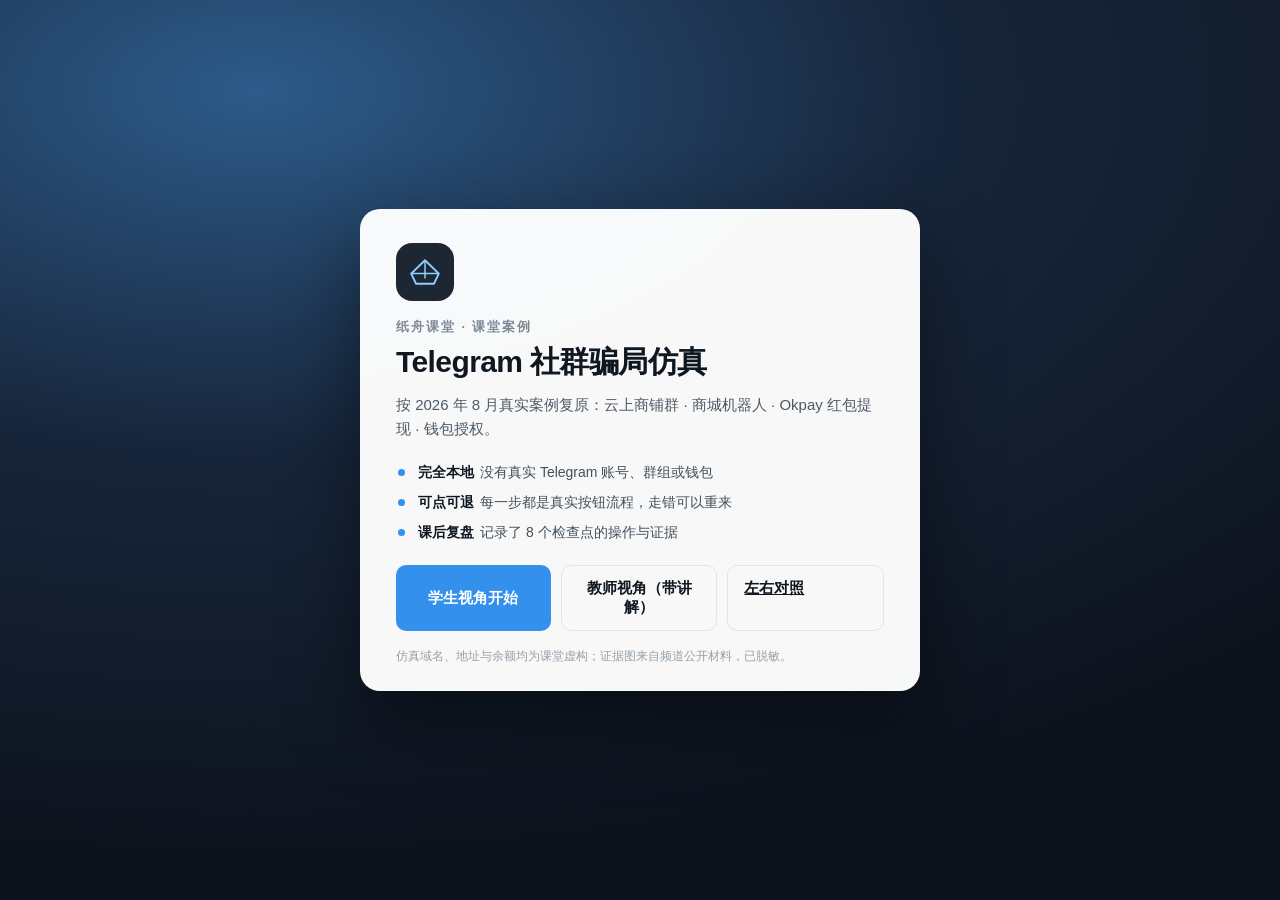
<file: index.html>
<!doctype html>
<html lang="zh-CN">
<head>
<meta charset="utf-8">
<meta name="viewport" content="width=device-width, initial-scale=1, viewport-fit=cover">
<title>Telegram</title>
<link rel="icon" href="data:image/svg+xml,%3Csvg xmlns='http://www.w3.org/2000/svg' viewBox='0 0 32 32'%3E%3Crect width='32' height='32' rx='8' fill='%231b2733'/%3E%3Cpath d='M5 18 16 7l11 11-3.8 8H8.8z' fill='none' stroke='%239ed3ff' stroke-width='1.6'/%3E%3Cpath d='M16 7v19M5 18h22' stroke='%239ed3ff' stroke-width='1.2'/%3E%3C/svg%3E">
<link rel="stylesheet" href="css/telegram.css">
<link rel="stylesheet" href="css/classroom.css">
<link rel="stylesheet" href="css/android.css">
<link rel="stylesheet" href="css/split.css">
</head>
<body class="theme-light">

<svg class="svg-sprite" aria-hidden="true" xmlns="http://www.w3.org/2000/svg">
  <symbol id="i-menu" viewBox="0 0 24 24"><path d="M4 6h16M4 12h16M4 18h16" fill="none" stroke="currentColor" stroke-width="1.8" stroke-linecap="round"/></symbol>
  <symbol id="i-search" viewBox="0 0 24 24"><circle cx="10.5" cy="10.5" r="6.5" fill="none" stroke="currentColor" stroke-width="1.8"/><path d="m15.5 15.5 4.2 4.2" fill="none" stroke="currentColor" stroke-width="1.8" stroke-linecap="round"/></symbol>
  <symbol id="i-back" viewBox="0 0 24 24"><path d="M15 5 8 12l7 7" fill="none" stroke="currentColor" stroke-width="2" stroke-linecap="round" stroke-linejoin="round"/></symbol>
  <symbol id="i-more" viewBox="0 0 24 24"><circle cx="5" cy="12" r="1.7" fill="currentColor"/><circle cx="12" cy="12" r="1.7" fill="currentColor"/><circle cx="19" cy="12" r="1.7" fill="currentColor"/></symbol>
  <symbol id="i-phone" viewBox="0 0 24 24"><path d="M6.6 3.9c.8-.5 1.8-.3 2.3.5l1.4 2.3c.4.7.3 1.6-.3 2.1l-.9.8c.7 1.6 2 2.9 3.6 3.6l.8-.9c.5-.6 1.4-.7 2.1-.3l2.3 1.4c.8.5 1 1.5.5 2.3l-1 1.6c-.6 1-1.8 1.4-2.9 1.1C9 17.5 6.4 14.9 5.4 9.3c-.3-1.1.1-2.3 1.1-2.9z" fill="none" stroke="currentColor" stroke-width="1.6" stroke-linejoin="round"/></symbol>
  <symbol id="i-pin" viewBox="0 0 24 24"><path d="m15.5 3.5 5 5-2.2.7-3.6 3.6.3 3.2-2 2-3.2-3.2-4.6 4.6-.1.1V9.2l4.5-4.5 3.2.3 3.6-3.6z" fill="none" stroke="currentColor" stroke-width="1.6" stroke-linejoin="round"/></symbol>
  <symbol id="i-muted" viewBox="0 0 24 24"><path d="M4 9h4l5-4v14l-5-4H4z" fill="none" stroke="currentColor" stroke-width="1.6" stroke-linejoin="round"/><path d="m16 9 5 6M21 9l-5 6" stroke="currentColor" stroke-width="1.6" stroke-linecap="round"/></symbol>
  <symbol id="i-attach" viewBox="0 0 24 24"><path d="M20 11.5 12 19.5a5 5 0 0 1-7-7l8.5-8.5a3.4 3.4 0 0 1 4.8 4.8L10 17.1a1.8 1.8 0 0 1-2.6-2.6l7.7-7.7" fill="none" stroke="currentColor" stroke-width="1.7" stroke-linecap="round" stroke-linejoin="round"/></symbol>
  <symbol id="i-emoji" viewBox="0 0 24 24"><circle cx="12" cy="12" r="8.4" fill="none" stroke="currentColor" stroke-width="1.6"/><circle cx="9" cy="10" r="1" fill="currentColor"/><circle cx="15" cy="10" r="1" fill="currentColor"/><path d="M8.5 14c.9 1.4 2 2.1 3.5 2.1s2.6-.7 3.5-2.1" fill="none" stroke="currentColor" stroke-width="1.6" stroke-linecap="round"/></symbol>
  <symbol id="i-send" viewBox="0 0 24 24"><path d="M3.4 11.3 20 4l-5.2 16.4-3.3-6.5-6.1-2.6z" fill="currentColor"/><path d="m11.5 13.9 4.4-4.4" stroke="#fff" stroke-width="1.3" stroke-linecap="round"/></symbol>
  <symbol id="i-close" viewBox="0 0 24 24"><path d="M6 6l12 12M18 6 6 18" fill="none" stroke="currentColor" stroke-width="1.9" stroke-linecap="round"/></symbol>
  <symbol id="i-lock" viewBox="0 0 24 24"><rect x="5" y="10" width="14" height="10" rx="2.2" fill="none" stroke="currentColor" stroke-width="1.7"/><path d="M8.5 10V7.5a3.5 3.5 0 0 1 7 0V10" fill="none" stroke="currentColor" stroke-width="1.7"/><circle cx="12" cy="15" r="1.3" fill="currentColor"/></symbol>
  <symbol id="i-reload" viewBox="0 0 24 24"><path d="M19 12a7 7 0 1 1-2.1-5" fill="none" stroke="currentColor" stroke-width="1.8" stroke-linecap="round"/><path d="M19 4v5h-5" fill="none" stroke="currentColor" stroke-width="1.8" stroke-linecap="round" stroke-linejoin="round"/></symbol>
  <symbol id="i-external" viewBox="0 0 24 24"><path d="M13 4h7v7M20 4l-9 9" fill="none" stroke="currentColor" stroke-width="1.8" stroke-linecap="round" stroke-linejoin="round"/><path d="M18 14v4.5A1.5 1.5 0 0 1 16.5 20h-11A1.5 1.5 0 0 1 4 18.5v-11A1.5 1.5 0 0 1 5.5 6H10" fill="none" stroke="currentColor" stroke-width="1.8" stroke-linecap="round"/></symbol>
  <symbol id="i-check" viewBox="0 0 24 24"><path d="m5 12.5 4.2 4.2L19 6.9" fill="none" stroke="currentColor" stroke-width="2.1" stroke-linecap="round" stroke-linejoin="round"/></symbol>
  <symbol id="i-checks" viewBox="0 0 24 24"><path d="m2.5 12.4 3.6 3.6 8-8.4" fill="none" stroke="currentColor" stroke-width="1.9" stroke-linecap="round" stroke-linejoin="round"/><path d="m10 15.6 1.2 1.2 8.6-9" fill="none" stroke="currentColor" stroke-width="1.9" stroke-linecap="round" stroke-linejoin="round"/></symbol>
  <symbol id="i-chevron" viewBox="0 0 24 24"><path d="m9 5 7 7-7 7" fill="none" stroke="currentColor" stroke-width="1.9" stroke-linecap="round" stroke-linejoin="round"/></symbol>
  <symbol id="i-users" viewBox="0 0 24 24"><circle cx="9" cy="8" r="3.2" fill="none" stroke="currentColor" stroke-width="1.6"/><path d="M3.6 19c.5-3 2.6-4.7 5.4-4.7s4.9 1.7 5.4 4.7" fill="none" stroke="currentColor" stroke-width="1.6" stroke-linecap="round"/><path d="M15.4 5.6a3.2 3.2 0 0 1 0 6.3M17.5 14.7c2.1.4 3.6 1.9 4 4.3" fill="none" stroke="currentColor" stroke-width="1.6" stroke-linecap="round"/></symbol>
  <symbol id="i-info" viewBox="0 0 24 24"><circle cx="12" cy="12" r="8.6" fill="none" stroke="currentColor" stroke-width="1.6"/><path d="M12 10.6V17" stroke="currentColor" stroke-width="1.8" stroke-linecap="round"/><circle cx="12" cy="7.6" r="1.1" fill="currentColor"/></symbol>
  <symbol id="i-reply" viewBox="0 0 24 24"><path d="M9 7 4 12l5 5" fill="none" stroke="currentColor" stroke-width="1.8" stroke-linecap="round" stroke-linejoin="round"/><path d="M4.5 12H14c3.3 0 5.5 1.8 5.5 5.5" fill="none" stroke="currentColor" stroke-width="1.8" stroke-linecap="round"/></symbol>
  <symbol id="i-forward" viewBox="0 0 24 24"><path d="m15 7 5 5-5 5" fill="none" stroke="currentColor" stroke-width="1.8" stroke-linecap="round" stroke-linejoin="round"/><path d="M19.5 12H10c-3.3 0-5.5 1.8-5.5 5.5" fill="none" stroke="currentColor" stroke-width="1.8" stroke-linecap="round"/></symbol>
  <symbol id="i-moon" viewBox="0 0 24 24"><path d="M20 14.2A8.2 8.2 0 0 1 9.8 4a8.4 8.4 0 1 0 10.2 10.2z" fill="none" stroke="currentColor" stroke-width="1.6" stroke-linejoin="round"/></symbol>
  <symbol id="i-sun" viewBox="0 0 24 24"><circle cx="12" cy="12" r="4.2" fill="none" stroke="currentColor" stroke-width="1.7"/><path d="M12 2.8v2.4M12 18.8v2.4M21.2 12h-2.4M5.2 12H2.8M18.5 5.5l-1.7 1.7M7.2 16.8l-1.7 1.7M18.5 18.5l-1.7-1.7M7.2 7.2 5.5 5.5" stroke="currentColor" stroke-width="1.7" stroke-linecap="round"/></symbol>
  <symbol id="i-flag" viewBox="0 0 24 24"><path d="M6 21V4h9l-.7 2.6c-.3 1.1.5 2.1 1.6 2.1H20l-2 5 2 5h-8.2c-1.2 0-2.2.7-2.6 1.8L8.5 21z" fill="none" stroke="currentColor" stroke-width="1.6" stroke-linejoin="round"/></symbol>
  <symbol id="i-settings" viewBox="0 0 24 24"><circle cx="12" cy="12" r="3" fill="none" stroke="currentColor" stroke-width="1.7"/><path d="M19.1 14.5a1.6 1.6 0 0 0 .3 1.8l.1.1-2.1 2.1-.1-.1a1.6 1.6 0 0 0-1.8-.3 1.6 1.6 0 0 0-1 1.5v.2h-3v-.2a1.6 1.6 0 0 0-1-1.5 1.6 1.6 0 0 0-1.8.3l-.1.1-2.1-2.1.1-.1a1.6 1.6 0 0 0 .3-1.8 1.6 1.6 0 0 0-1.5-1H5v-3h.2a1.6 1.6 0 0 0 1.5-1 1.6 1.6 0 0 0-.3-1.8l-.1-.1 2.1-2.1.1.1a1.6 1.6 0 0 0 1.8.3 1.6 1.6 0 0 0 1-1.5V4h3v.2a1.6 1.6 0 0 0 1 1.5 1.6 1.6 0 0 0 1.8-.3l.1-.1 2.1 2.1-.1.1a1.6 1.6 0 0 0-.3 1.8 1.6 1.6 0 0 0 1.5 1h.2v3h-.2a1.6 1.6 0 0 0-1.5 1z" fill="none" stroke="currentColor" stroke-width="1.4" stroke-linejoin="round"/></symbol>
  <symbol id="i-bot" viewBox="0 0 24 24"><rect x="4.5" y="7.5" width="15" height="11" rx="4" fill="none" stroke="currentColor" stroke-width="1.6"/><path d="M12 3.5v4" stroke="currentColor" stroke-width="1.6" stroke-linecap="round"/><circle cx="12" cy="3.2" r="1.1" fill="currentColor"/><circle cx="9.2" cy="12.4" r="1.15" fill="currentColor"/><circle cx="14.8" cy="12.4" r="1.15" fill="currentColor"/><path d="M9.8 15.6h4.4" stroke="currentColor" stroke-width="1.5" stroke-linecap="round"/></symbol>
  <symbol id="i-paperboat" viewBox="0 0 32 32"><path d="M3 17.5 16 5l13 12.5-4.5 9.5h-17z" fill="none" stroke="currentColor" stroke-width="1.8" stroke-linejoin="round"/><path d="M16 5v17M3 17.5h26" fill="none" stroke="currentColor" stroke-width="1.4" stroke-linejoin="round"/></symbol>
</svg>

<div id="app" class="app">
  <div class="tg-shell" id="tgShell">
    <aside class="sidebar" id="sidebar">
      <div class="side-top">
        <button class="icon-btn only-desktop" id="menuBtn" title="菜单"><svg><use href="#i-menu"/></svg></button>
        <label class="search-box"><svg><use href="#i-search"/></svg><input id="searchInput" type="search" placeholder="搜索" autocomplete="off" spellcheck="false"></label>
      </div>
      <nav class="folders" id="folders"></nav>
      <div class="chat-list" id="chatList"></div>
      <div class="side-footer" id="sideFooter"></div>
    </aside>

    <main class="chat" id="chatPane">
      <header class="chat-head" id="chatHead"></header>
      <div class="pinned-bar hidden" id="pinnedBar"></div>
      <div class="messages" id="messages"></div>
      <div class="composer-wrap" id="composerWrap"></div>
    </main>

    <aside class="info-panel" id="infoPanel"></aside>
  </div>

  <button class="classroom-fab" id="classroomFab" title="课堂面板（T）" aria-label="课堂面板">
    <svg><use href="#i-paperboat"/></svg>
  </button>
  <div class="sim-badge" id="simBadge">纸舟课堂 · 仿真演练</div>
</div>

<div class="browser-overlay" id="browser" aria-hidden="true">
  <div class="browser-chrome">
    <button class="icon-btn" id="browserClose" title="关闭"><svg><use href="#i-close"/></svg></button>
    <div class="urlbar" id="urlbar">
      <button class="url-lock" id="urlLock" title="连接信息"><svg><use href="#i-lock"/></svg></button>
      <span class="url-host" id="urlHost">okpay-app.xyz</span>
      <span class="url-path" id="urlPath">/wallet/bind</span>
      <button class="url-reload" id="urlReload" title="刷新"><svg><use href="#i-reload"/></svg></button>
    </div>
    <button class="icon-btn" id="browserMenu" title="更多"><svg><use href="#i-more"/></svg></button>
  </div>
  <div class="browser-progress" id="browserProgress"></div>
  <div class="browser-body" id="browserBody"></div>
</div>

<div class="wallet-overlay" id="walletSheet" aria-hidden="true">
  <div class="wallet-card" id="walletCard"></div>
</div>

<div class="modal-root" id="modalRoot"></div>
<div class="toast-root" id="toastRoot"></div>

<div class="splash" id="splash">
  <div class="splash-card">
    <div class="splash-logo"><svg><use href="#i-paperboat"/></svg></div>
    <div class="splash-kicker">纸舟课堂 · 课堂案例</div>
    <h1>Telegram 社群骗局仿真</h1>
    <p class="splash-sub">按 2026 年 8 月真实案例复原：云上商铺群 · 商城机器人 · Okpay 红包提现 · 钱包授权。</p>
    <ul class="splash-points">
      <li><b>完全本地</b>没有真实 Telegram 账号、群组或钱包</li>
      <li><b>可点可退</b>每一步都是真实按钮流程，走错可以重来</li>
      <li><b>课后复盘</b>记录了 8 个检查点的操作与证据</li>
    </ul>
    <div class="splash-actions">
      <button class="btn primary" id="startBlind">学生视角开始</button>
      <button class="btn ghost" id="startTeach">教师视角（带讲解）</button>
      <a class="btn ghost" href="index.html#split">左右对照</a>
    </div>
    <button class="splash-resume hidden" id="resumeSession">继续上次演练</button>
    <p class="splash-foot">仿真域名、地址与余额均为课堂虚构；证据图来自频道公开材料，已脱敏。</p>
  </div>
</div>

<div class="teacher-overlay" id="teacherPanel" aria-hidden="true"></div>
<div class="review-overlay" id="review" aria-hidden="true"></div>

<script src="js/data.js"></script>
<script src="js/ui.js"></script>
<script src="js/webpages.js"></script>
<script src="js/flows.js"></script>
<script src="js/classroom.js"></script>
<script src="js/split.js"></script>
<script src="js/boot.js"></script>
</body>
</html>
</file>
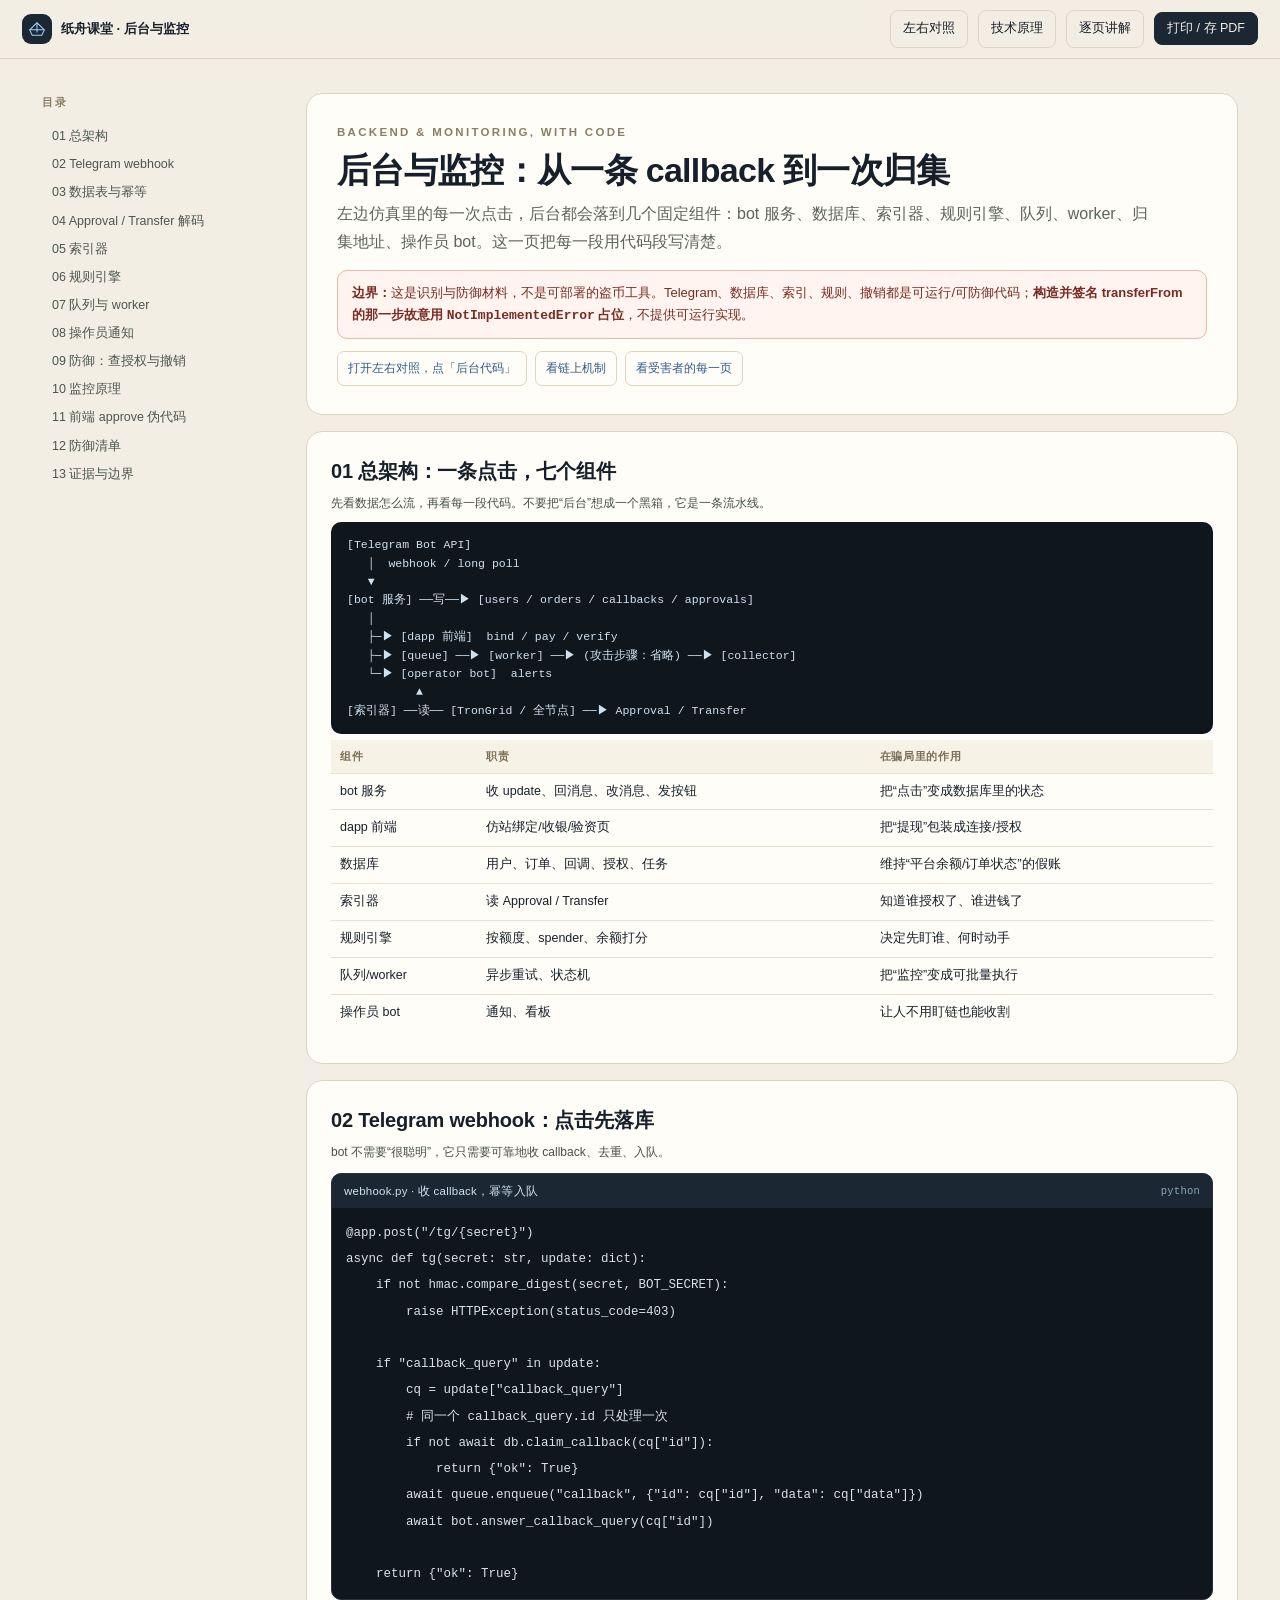
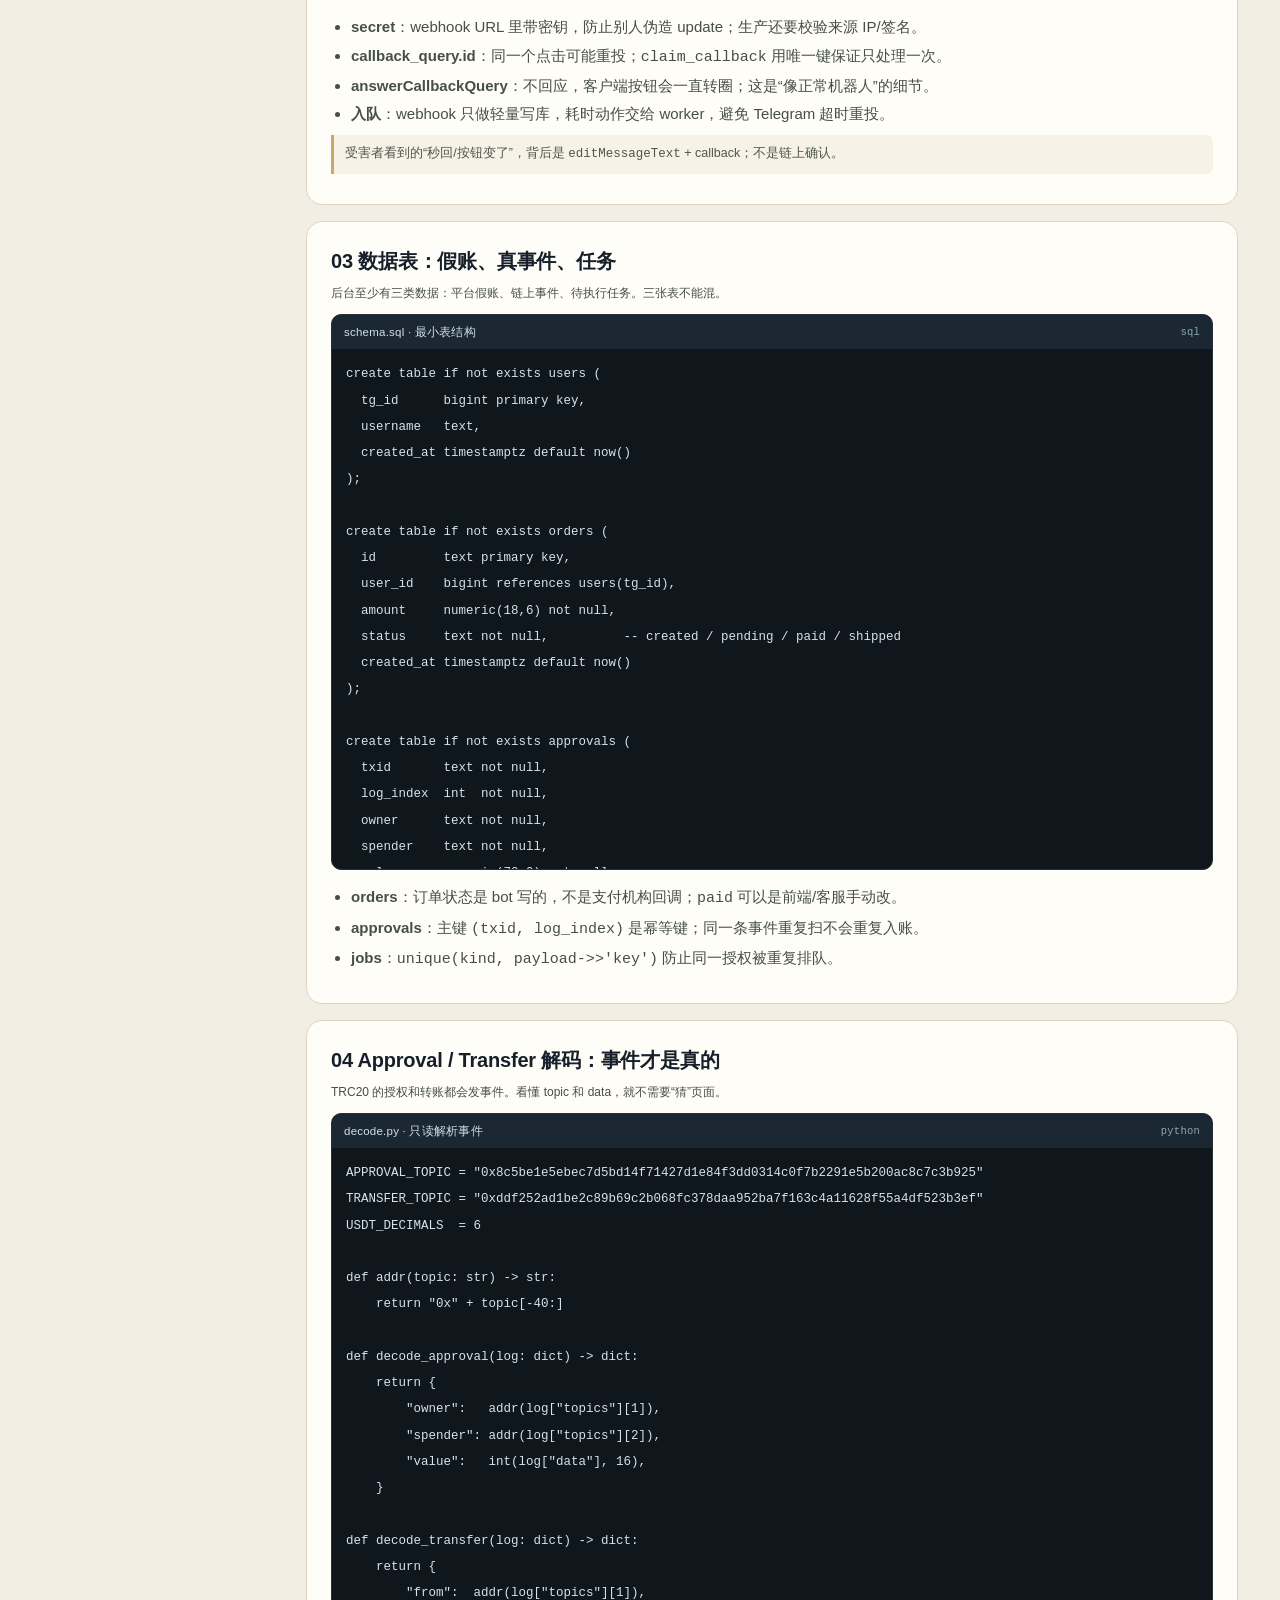
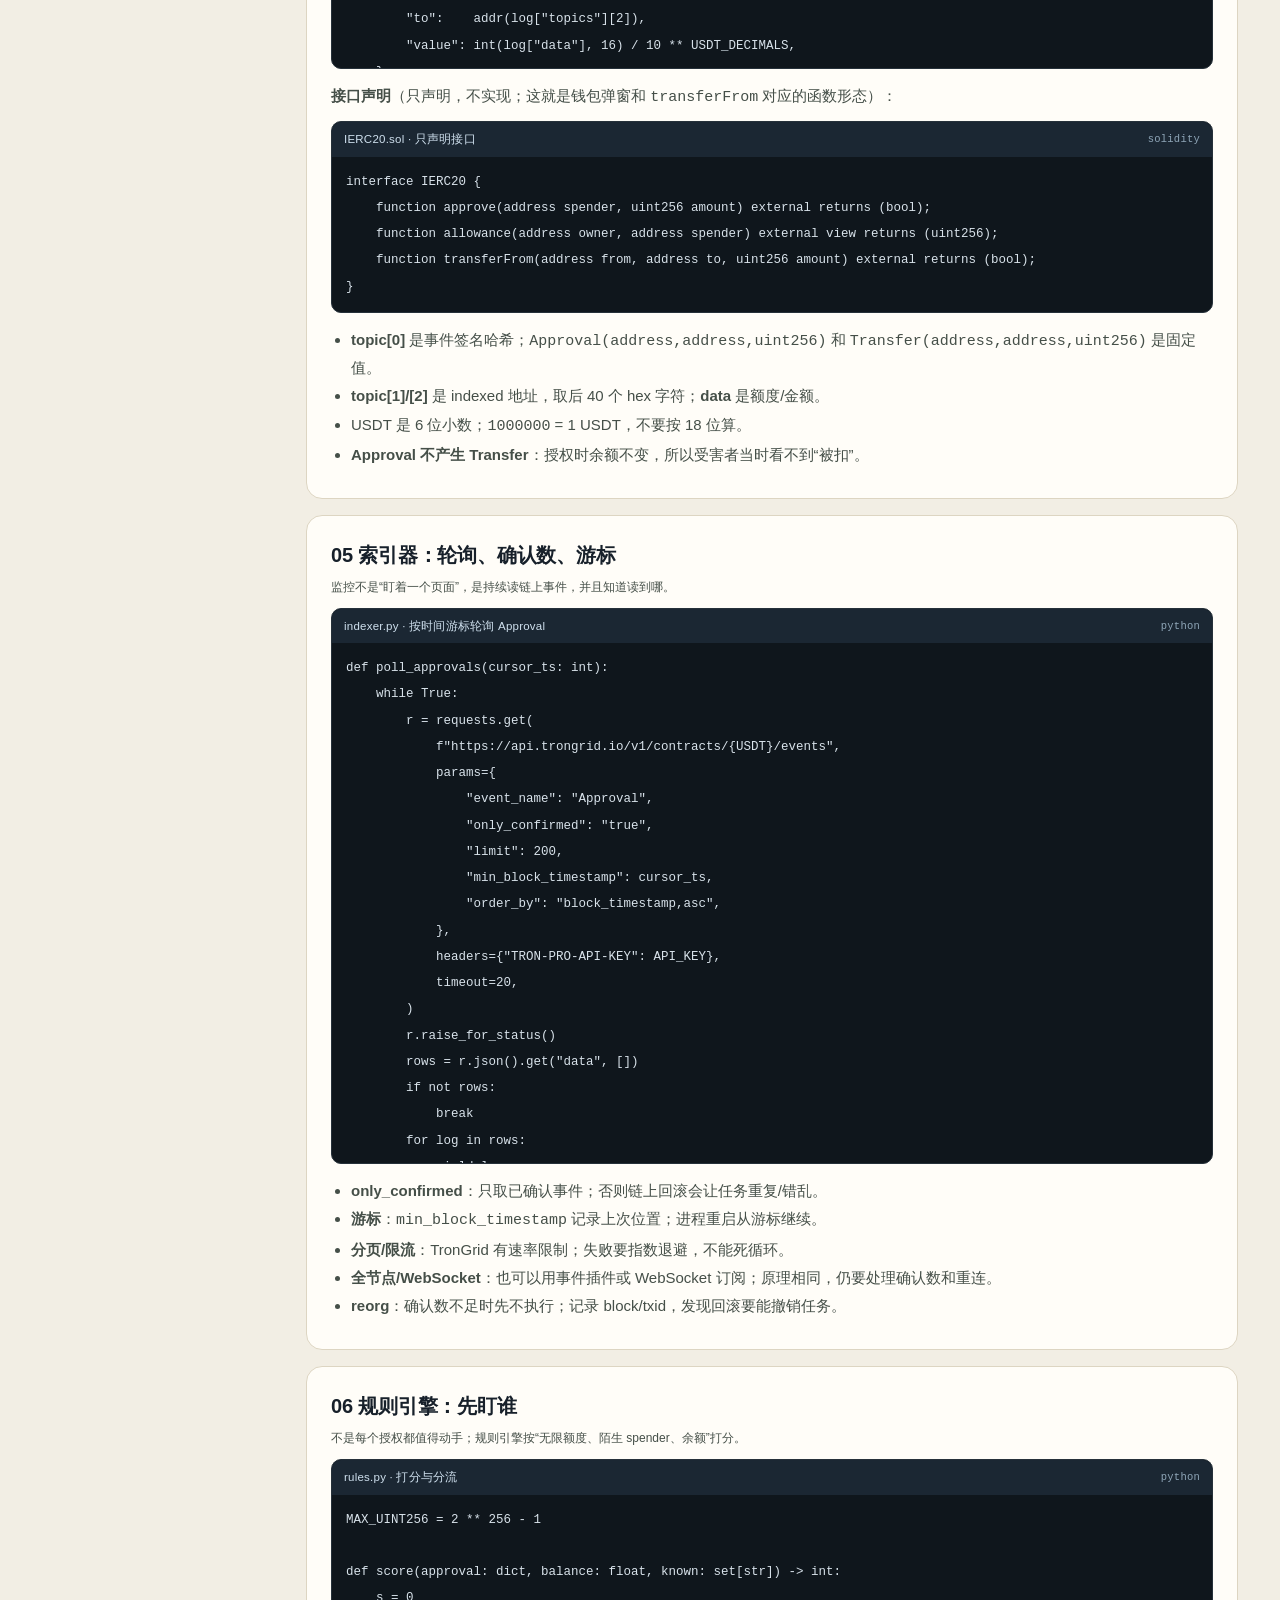
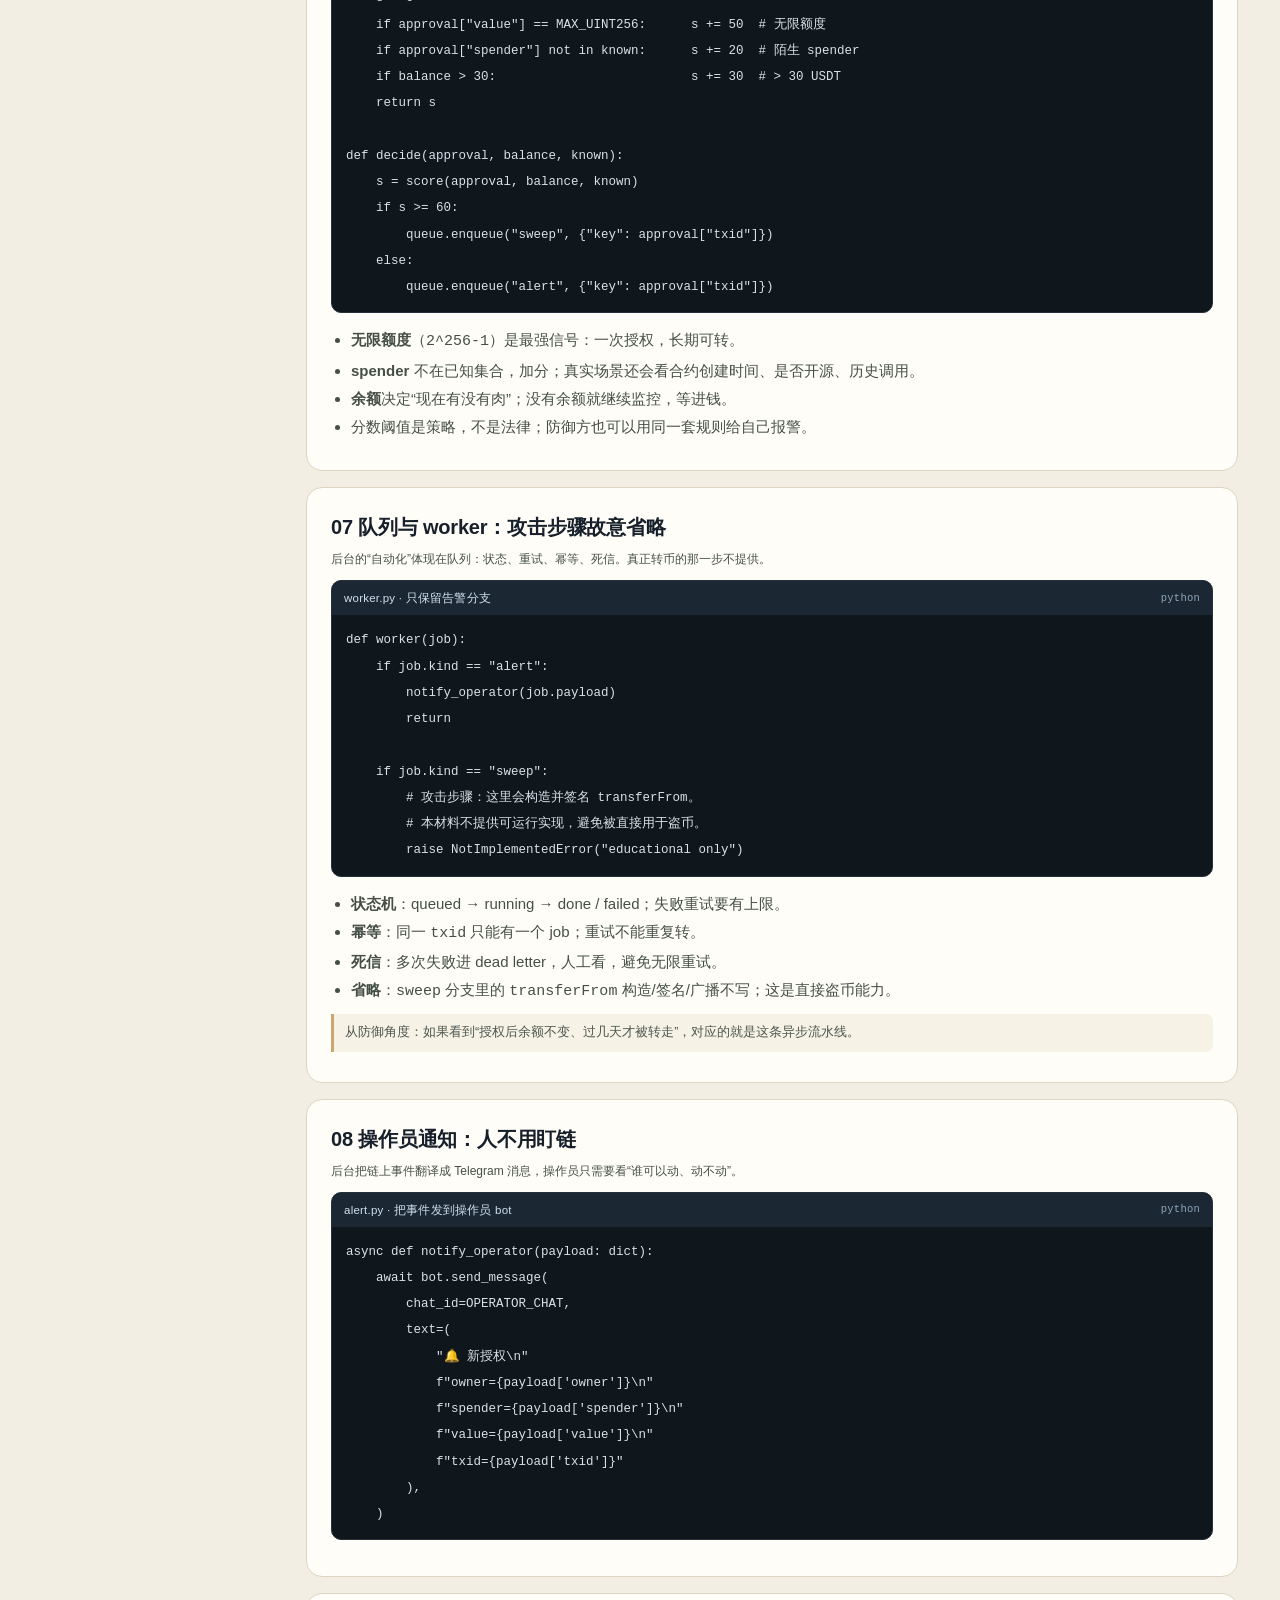
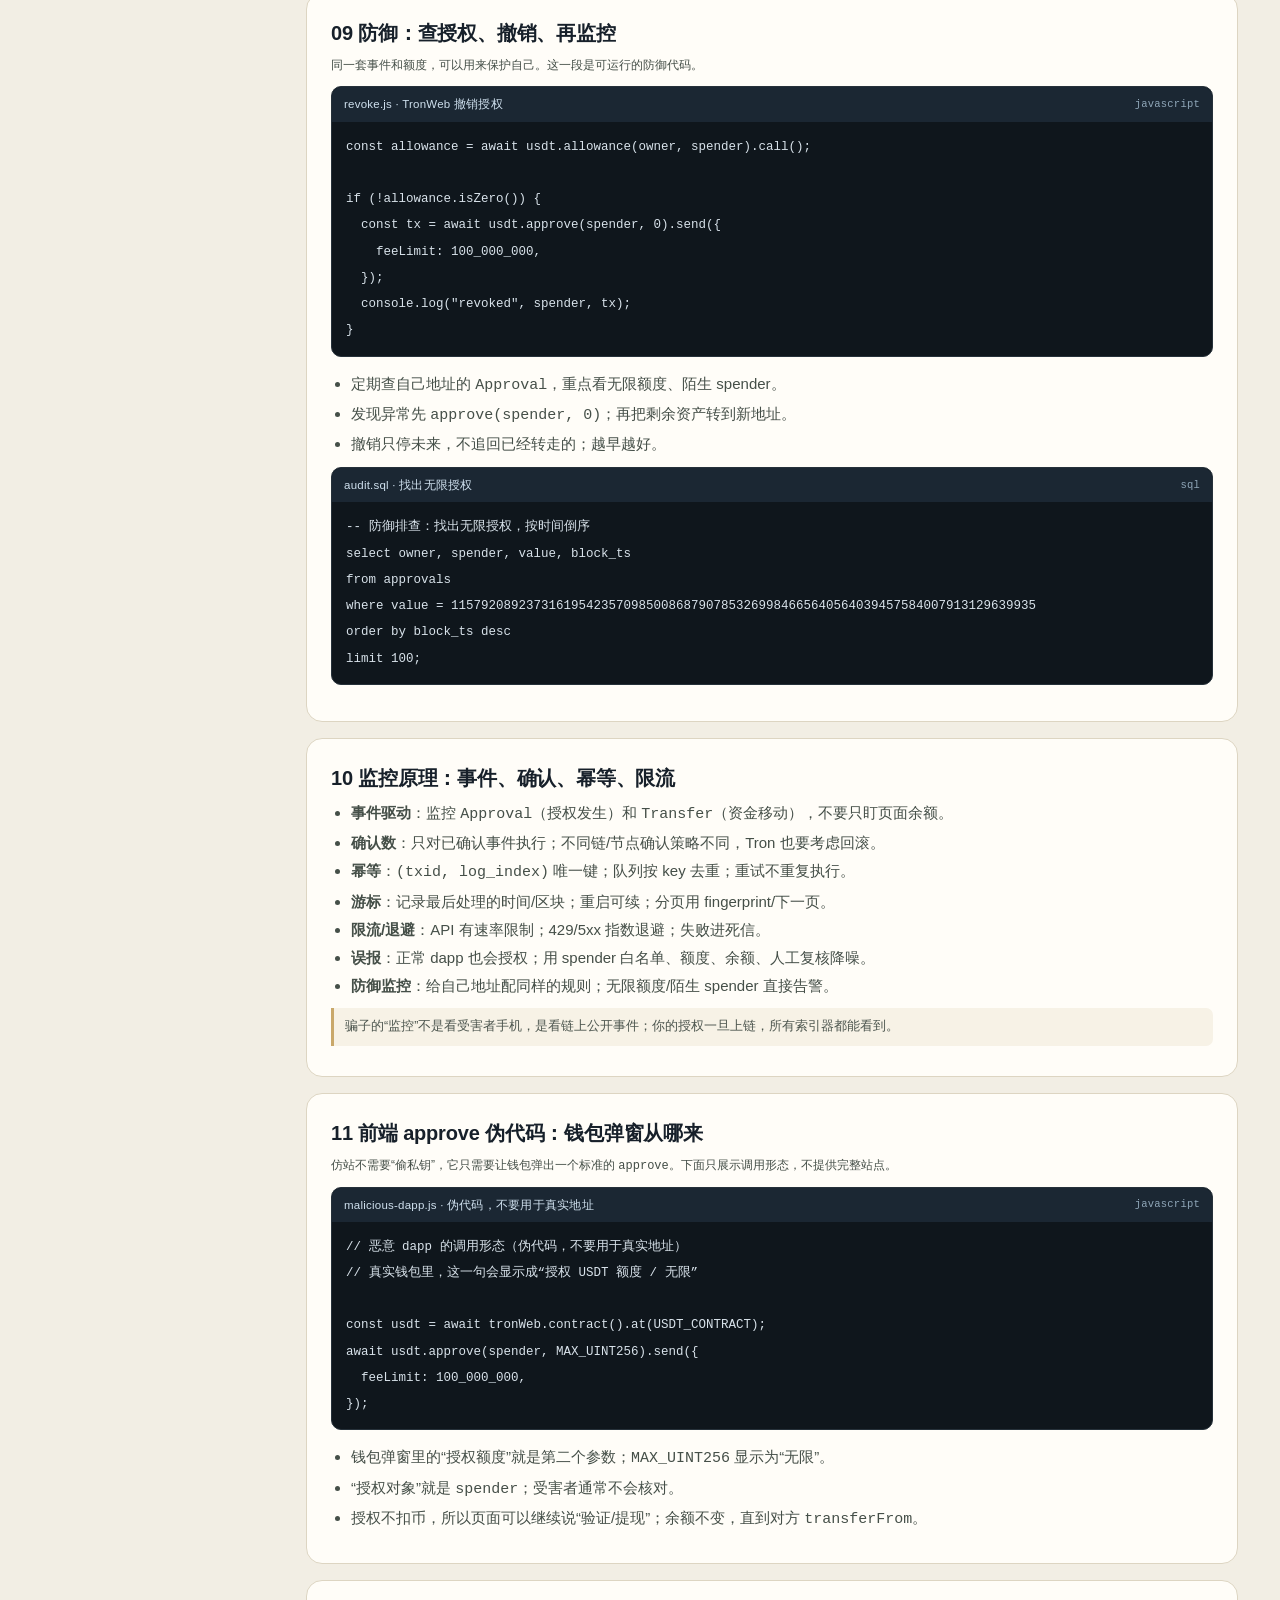
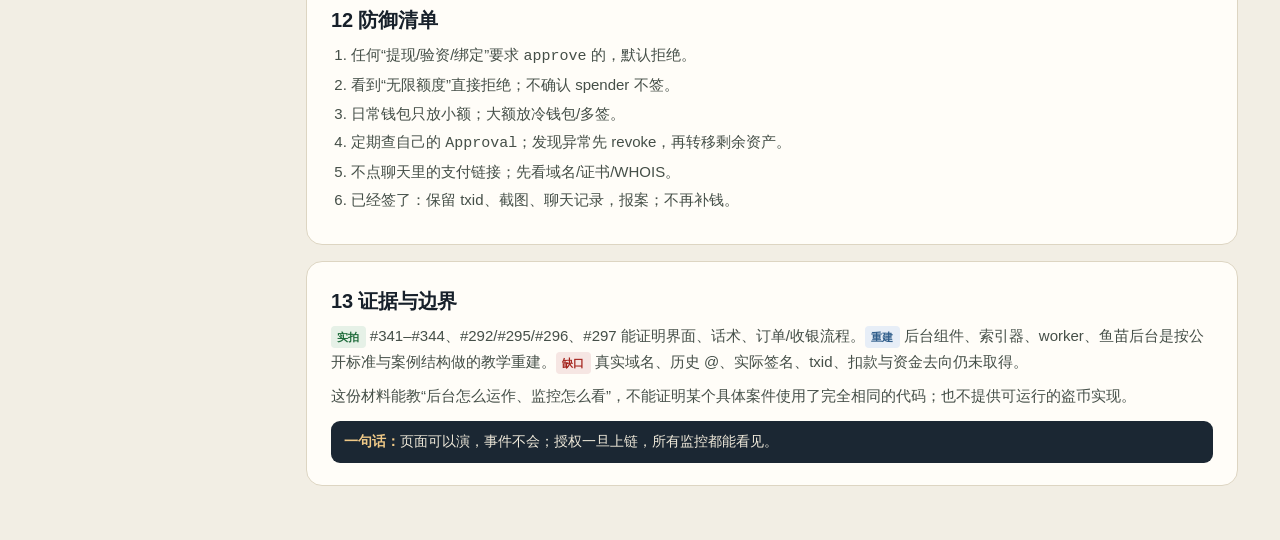
<file: backend.html>
<!doctype html>
<html lang="zh-CN">
<head>
<meta charset="utf-8">
<meta name="viewport" content="width=device-width, initial-scale=1">
<title>后台与监控 · 技术原理与代码段</title>
<link rel="stylesheet" href="css/backend.css">
</head>
<body>
<div class="be-bar">
  <span class="be-brand"><span class="boat"><svg viewBox="0 0 32 32" fill="none" stroke="currentColor" stroke-width="1.8"><path d="M3 17.5 16 5l13 12.5-4.5 9.5h-17z"/><path d="M16 5v17M3 17.5h26"/></svg></span>纸舟课堂 · 后台与监控</span>
  <span class="spacer"></span>
  <a class="btn" href="index.html#split">左右对照</a>
  <a class="btn" href="tech.html">技术原理</a>
  <a class="btn" href="walk.html">逐页讲解</a>
  <button class="btn primary" onclick="window.print()">打印 / 存 PDF</button>
</div>

<div class="be-layout">
  <nav class="be-nav">
    <h2>目录</h2>
    <a href="#arch">01 总架构</a>
    <a href="#bot">02 Telegram webhook</a>
    <a href="#db">03 数据表与幂等</a>
    <a href="#decode">04 Approval / Transfer 解码</a>
    <a href="#index">05 索引器</a>
    <a href="#rule">06 规则引擎</a>
    <a href="#queue">07 队列与 worker</a>
    <a href="#alert">08 操作员通知</a>
    <a href="#defend">09 防御：查授权与撤销</a>
    <a href="#monitor">10 监控原理</a>
    <a href="#front">11 前端 approve 伪代码</a>
    <a href="#check">12 防御清单</a>
    <a href="#boundary">13 证据与边界</a>
  </nav>

  <main class="be-main">
    <section class="be-hero">
      <div class="be-kicker">Backend &amp; monitoring, with code</div>
      <h1>后台与监控：从一条 callback 到一次归集</h1>
      <p class="lead">左边仿真里的每一次点击，后台都会落到几个固定组件：bot 服务、数据库、索引器、规则引擎、队列、worker、归集地址、操作员 bot。这一页把每一段用代码段写清楚。</p>
      <div class="be-warn"><b>边界：</b>这是识别与防御材料，不是可部署的盗币工具。Telegram、数据库、索引、规则、撤销都是可运行/可防御代码；<b>构造并签名 transferFrom 的那一步故意用 <code>NotImplementedError</code> 占位</b>，不提供可运行实现。</div>
      <div class="be-links">
        <a href="index.html#split">打开左右对照，点「后台代码」</a>
        <a href="tech.html">看链上机制</a>
        <a href="walk.html">看受害者的每一页</a>
      </div>
    </section>

    <section class="be-sec" id="arch">
      <h2>01 总架构：一条点击，七个组件</h2>
      <p class="be-sub">先看数据怎么流，再看每一段代码。不要把“后台”想成一个黑箱，它是一条流水线。</p>
      <div class="be-diagram">[Telegram Bot API]
   │  webhook / long poll
   ▼
[bot 服务] ──写──▶ [users / orders / callbacks / approvals]
   │
   ├─▶ [dapp 前端]  bind / pay / verify
   ├─▶ [queue] ──▶ [worker] ──▶ (攻击步骤：省略) ──▶ [collector]
   └─▶ [operator bot]  alerts
          ▲
[索引器] ──读── [TronGrid / 全节点] ──▶ Approval / Transfer</div>
      <table class="be-table">
        <thead><tr><th>组件</th><th>职责</th><th>在骗局里的作用</th></tr></thead>
        <tbody>
          <tr><td>bot 服务</td><td>收 update、回消息、改消息、发按钮</td><td>把“点击”变成数据库里的状态</td></tr>
          <tr><td>dapp 前端</td><td>仿站绑定/收银/验资页</td><td>把“提现”包装成连接/授权</td></tr>
          <tr><td>数据库</td><td>用户、订单、回调、授权、任务</td><td>维持“平台余额/订单状态”的假账</td></tr>
          <tr><td>索引器</td><td>读 Approval / Transfer</td><td>知道谁授权了、谁进钱了</td></tr>
          <tr><td>规则引擎</td><td>按额度、spender、余额打分</td><td>决定先盯谁、何时动手</td></tr>
          <tr><td>队列/worker</td><td>异步重试、状态机</td><td>把“监控”变成可批量执行</td></tr>
          <tr><td>操作员 bot</td><td>通知、看板</td><td>让人不用盯链也能收割</td></tr>
        </tbody>
      </table>
    </section>

    <section class="be-sec" id="bot">
      <h2>02 Telegram webhook：点击先落库</h2>
      <p class="be-sub">bot 不需要“很聪明”，它只需要可靠地收 callback、去重、入队。</p>
      <div class="be-code"><div class="be-code-h"><span>webhook.py · 收 callback，幂等入队</span><em>python</em></div><pre><code>@app.post(&quot;/tg/{secret}&quot;)
async def tg(secret: str, update: dict):
    if not hmac.compare_digest(secret, BOT_SECRET):
        raise HTTPException(status_code=403)

    if &quot;callback_query&quot; in update:
        cq = update[&quot;callback_query&quot;]
        # 同一个 callback_query.id 只处理一次
        if not await db.claim_callback(cq[&quot;id&quot;]):
            return {&quot;ok&quot;: True}
        await queue.enqueue(&quot;callback&quot;, {&quot;id&quot;: cq[&quot;id&quot;], &quot;data&quot;: cq[&quot;data&quot;]})
        await bot.answer_callback_query(cq[&quot;id&quot;])

    return {&quot;ok&quot;: True}</code></pre></div>
      <ul>
        <li><b>secret</b>：webhook URL 里带密钥，防止别人伪造 update；生产还要校验来源 IP/签名。</li>
        <li><b>callback_query.id</b>：同一个点击可能重投；<code>claim_callback</code> 用唯一键保证只处理一次。</li>
        <li><b>answerCallbackQuery</b>：不回应，客户端按钮会一直转圈；这是“像正常机器人”的细节。</li>
        <li><b>入队</b>：webhook 只做轻量写库，耗时动作交给 worker，避免 Telegram 超时重投。</li>
      </ul>
      <div class="be-note">受害者看到的“秒回/按钮变了”，背后是 <code>editMessageText</code> + callback；不是链上确认。</div>
    </section>

    <section class="be-sec" id="db">
      <h2>03 数据表：假账、真事件、任务</h2>
      <p class="be-sub">后台至少有三类数据：平台假账、链上事件、待执行任务。三张表不能混。</p>
      <div class="be-code"><div class="be-code-h"><span>schema.sql · 最小表结构</span><em>sql</em></div><pre><code>create table if not exists users (
  tg_id      bigint primary key,
  username   text,
  created_at timestamptz default now()
);

create table if not exists orders (
  id         text primary key,
  user_id    bigint references users(tg_id),
  amount     numeric(18,6) not null,
  status     text not null,          -- created / pending / paid / shipped
  created_at timestamptz default now()
);

create table if not exists approvals (
  txid       text not null,
  log_index  int  not null,
  owner      text not null,
  spender    text not null,
  value      numeric(78,0) not null,
  block_ts   timestamptz,
  primary key (txid, log_index)       -- 幂等键
);

create table if not exists jobs (
  id         bigserial primary key,
  kind       text not null,
  payload    jsonb not null,
  status     text not null default &#x27;queued&#x27;,
  attempts   int  not null default 0,
  unique (kind, (payload-&gt;&gt;&#x27;key&#x27;))
);</code></pre></div>
      <ul>
        <li><b>orders</b>：订单状态是 bot 写的，不是支付机构回调；<code>paid</code> 可以是前端/客服手动改。</li>
        <li><b>approvals</b>：主键 <code>(txid, log_index)</code> 是幂等键；同一条事件重复扫不会重复入账。</li>
        <li><b>jobs</b>：<code>unique(kind, payload->>'key')</code> 防止同一授权被重复排队。</li>
      </ul>
    </section>

    <section class="be-sec" id="decode">
      <h2>04 Approval / Transfer 解码：事件才是真的</h2>
      <p class="be-sub">TRC20 的授权和转账都会发事件。看懂 topic 和 data，就不需要“猜”页面。</p>
      <div class="be-code"><div class="be-code-h"><span>decode.py · 只读解析事件</span><em>python</em></div><pre><code>APPROVAL_TOPIC = &quot;0x8c5be1e5ebec7d5bd14f71427d1e84f3dd0314c0f7b2291e5b200ac8c7c3b925&quot;
TRANSFER_TOPIC = &quot;0xddf252ad1be2c89b69c2b068fc378daa952ba7f163c4a11628f55a4df523b3ef&quot;
USDT_DECIMALS  = 6

def addr(topic: str) -&gt; str:
    return &quot;0x&quot; + topic[-40:]

def decode_approval(log: dict) -&gt; dict:
    return {
        &quot;owner&quot;:   addr(log[&quot;topics&quot;][1]),
        &quot;spender&quot;: addr(log[&quot;topics&quot;][2]),
        &quot;value&quot;:   int(log[&quot;data&quot;], 16),
    }

def decode_transfer(log: dict) -&gt; dict:
    return {
        &quot;from&quot;:  addr(log[&quot;topics&quot;][1]),
        &quot;to&quot;:    addr(log[&quot;topics&quot;][2]),
        &quot;value&quot;: int(log[&quot;data&quot;], 16) / 10 ** USDT_DECIMALS,
    }</code></pre></div>
<p><b>接口声明</b>（只声明，不实现；这就是钱包弹窗和 <code>transferFrom</code> 对应的函数形态）：</p><div class="be-code"><div class="be-code-h"><span>IERC20.sol · 只声明接口</span><em>solidity</em></div><pre><code>interface IERC20 {
    function approve(address spender, uint256 amount) external returns (bool);
    function allowance(address owner, address spender) external view returns (uint256);
    function transferFrom(address from, address to, uint256 amount) external returns (bool);
}</code></pre></div>
      <ul>
        <li><b>topic[0]</b> 是事件签名哈希；<code>Approval(address,address,uint256)</code> 和 <code>Transfer(address,address,uint256)</code> 是固定值。</li>
        <li><b>topic[1]/[2]</b> 是 indexed 地址，取后 40 个 hex 字符；<b>data</b> 是额度/金额。</li>
        <li>USDT 是 6 位小数；<code>1000000</code> = 1 USDT，不要按 18 位算。</li>
        <li><b>Approval 不产生 Transfer</b>：授权时余额不变，所以受害者当时看不到“被扣”。</li>
      </ul>
    </section>

    <section class="be-sec" id="index">
      <h2>05 索引器：轮询、确认数、游标</h2>
      <p class="be-sub">监控不是“盯着一个页面”，是持续读链上事件，并且知道读到哪。</p>
      <div class="be-code"><div class="be-code-h"><span>indexer.py · 按时间游标轮询 Approval</span><em>python</em></div><pre><code>def poll_approvals(cursor_ts: int):
    while True:
        r = requests.get(
            f&quot;https://api.trongrid.io/v1/contracts/{USDT}/events&quot;,
            params={
                &quot;event_name&quot;: &quot;Approval&quot;,
                &quot;only_confirmed&quot;: &quot;true&quot;,
                &quot;limit&quot;: 200,
                &quot;min_block_timestamp&quot;: cursor_ts,
                &quot;order_by&quot;: &quot;block_timestamp,asc&quot;,
            },
            headers={&quot;TRON-PRO-API-KEY&quot;: API_KEY},
            timeout=20,
        )
        r.raise_for_status()
        rows = r.json().get(&quot;data&quot;, [])
        if not rows:
            break
        for log in rows:
            yield log
        cursor_ts = int(rows[-1][&quot;block_timestamp&quot;]) + 1</code></pre></div>
      <ul>
        <li><b>only_confirmed</b>：只取已确认事件；否则链上回滚会让任务重复/错乱。</li>
        <li><b>游标</b>：<code>min_block_timestamp</code> 记录上次位置；进程重启从游标继续。</li>
        <li><b>分页/限流</b>：TronGrid 有速率限制；失败要指数退避，不能死循环。</li>
        <li><b>全节点/WebSocket</b>：也可以用事件插件或 WebSocket 订阅；原理相同，仍要处理确认数和重连。</li>
        <li><b>reorg</b>：确认数不足时先不执行；记录 block/txid，发现回滚要能撤销任务。</li>
      </ul>
    </section>

    <section class="be-sec" id="rule">
      <h2>06 规则引擎：先盯谁</h2>
      <p class="be-sub">不是每个授权都值得动手；规则引擎按“无限额度、陌生 spender、余额”打分。</p>
      <div class="be-code"><div class="be-code-h"><span>rules.py · 打分与分流</span><em>python</em></div><pre><code>MAX_UINT256 = 2 ** 256 - 1

def score(approval: dict, balance: float, known: set[str]) -&gt; int:
    s = 0
    if approval[&quot;value&quot;] == MAX_UINT256:      s += 50  # 无限额度
    if approval[&quot;spender&quot;] not in known:      s += 20  # 陌生 spender
    if balance &gt; 30:                          s += 30  # &gt; 30 USDT
    return s

def decide(approval, balance, known):
    s = score(approval, balance, known)
    if s &gt;= 60:
        queue.enqueue(&quot;sweep&quot;, {&quot;key&quot;: approval[&quot;txid&quot;]})
    else:
        queue.enqueue(&quot;alert&quot;, {&quot;key&quot;: approval[&quot;txid&quot;]})</code></pre></div>
      <ul>
        <li><b>无限额度</b>（<code>2^256-1</code>）是最强信号：一次授权，长期可转。</li>
        <li><b>spender</b> 不在已知集合，加分；真实场景还会看合约创建时间、是否开源、历史调用。</li>
        <li><b>余额</b>决定“现在有没有肉”；没有余额就继续监控，等进钱。</li>
        <li>分数阈值是策略，不是法律；防御方也可以用同一套规则给自己报警。</li>
      </ul>
    </section>

    <section class="be-sec" id="queue">
      <h2>07 队列与 worker：攻击步骤故意省略</h2>
      <p class="be-sub">后台的“自动化”体现在队列：状态、重试、幂等、死信。真正转币的那一步不提供。</p>
      <div class="be-code"><div class="be-code-h"><span>worker.py · 只保留告警分支</span><em>python</em></div><pre><code>def worker(job):
    if job.kind == &quot;alert&quot;:
        notify_operator(job.payload)
        return

    if job.kind == &quot;sweep&quot;:
        # 攻击步骤：这里会构造并签名 transferFrom。
        # 本材料不提供可运行实现，避免被直接用于盗币。
        raise NotImplementedError(&quot;educational only&quot;)</code></pre></div>
      <ul>
        <li><b>状态机</b>：queued → running → done / failed；失败重试要有上限。</li>
        <li><b>幂等</b>：同一 <code>txid</code> 只能有一个 job；重试不能重复转。</li>
        <li><b>死信</b>：多次失败进 dead letter，人工看，避免无限重试。</li>
        <li><b>省略</b>：<code>sweep</code> 分支里的 <code>transferFrom</code> 构造/签名/广播不写；这是直接盗币能力。</li>
      </ul>
      <div class="be-note">从防御角度：如果看到“授权后余额不变、过几天才被转走”，对应的就是这条异步流水线。</div>
    </section>

    <section class="be-sec" id="alert">
      <h2>08 操作员通知：人不用盯链</h2>
      <p class="be-sub">后台把链上事件翻译成 Telegram 消息，操作员只需要看“谁可以动、动不动”。</p>
      <div class="be-code"><div class="be-code-h"><span>alert.py · 把事件发到操作员 bot</span><em>python</em></div><pre><code>async def notify_operator(payload: dict):
    await bot.send_message(
        chat_id=OPERATOR_CHAT,
        text=(
            &quot;🔔 新授权\n&quot;
            f&quot;owner={payload[&#x27;owner&#x27;]}\n&quot;
            f&quot;spender={payload[&#x27;spender&#x27;]}\n&quot;
            f&quot;value={payload[&#x27;value&#x27;]}\n&quot;
            f&quot;txid={payload[&#x27;txid&#x27;]}&quot;
        ),
    )</code></pre></div>
    </section>

    <section class="be-sec" id="defend">
      <h2>09 防御：查授权、撤销、再监控</h2>
      <p class="be-sub">同一套事件和额度，可以用来保护自己。这一段是可运行的防御代码。</p>
      <div class="be-code"><div class="be-code-h"><span>revoke.js · TronWeb 撤销授权</span><em>javascript</em></div><pre><code>const allowance = await usdt.allowance(owner, spender).call();

if (!allowance.isZero()) {
  const tx = await usdt.approve(spender, 0).send({
    feeLimit: 100_000_000,
  });
  console.log(&quot;revoked&quot;, spender, tx);
}</code></pre></div>
      <ul>
        <li>定期查自己地址的 <code>Approval</code>，重点看无限额度、陌生 spender。</li>
        <li>发现异常先 <code>approve(spender, 0)</code>；再把剩余资产转到新地址。</li>
        <li>撤销只停未来，不追回已经转走的；越早越好。</li>
      </ul>
      <div class="be-code"><div class="be-code-h"><span>audit.sql · 找出无限授权</span><em>sql</em></div><pre><code>-- 防御排查：找出无限授权，按时间倒序
select owner, spender, value, block_ts
from approvals
where value = 115792089237316195423570985008687907853269984665640564039457584007913129639935
order by block_ts desc
limit 100;</code></pre></div>
    </section>

    <section class="be-sec" id="monitor">
      <h2>10 监控原理：事件、确认、幂等、限流</h2>
      <ul>
        <li><b>事件驱动</b>：监控 <code>Approval</code>（授权发生）和 <code>Transfer</code>（资金移动），不要只盯页面余额。</li>
        <li><b>确认数</b>：只对已确认事件执行；不同链/节点确认策略不同，Tron 也要考虑回滚。</li>
        <li><b>幂等</b>：<code>(txid, log_index)</code> 唯一键；队列按 key 去重；重试不重复执行。</li>
        <li><b>游标</b>：记录最后处理的时间/区块；重启可续；分页用 fingerprint/下一页。</li>
        <li><b>限流/退避</b>：API 有速率限制；429/5xx 指数退避；失败进死信。</li>
        <li><b>误报</b>：正常 dapp 也会授权；用 spender 白名单、额度、余额、人工复核降噪。</li>
        <li><b>防御监控</b>：给自己地址配同样的规则；无限额度/陌生 spender 直接告警。</li>
      </ul>
      <div class="be-note">骗子的“监控”不是看受害者手机，是看链上公开事件；你的授权一旦上链，所有索引器都能看到。</div>
    </section>

    <section class="be-sec" id="front">
      <h2>11 前端 approve 伪代码：钱包弹窗从哪来</h2>
      <p class="be-sub">仿站不需要“偷私钥”，它只需要让钱包弹出一个标准的 <code>approve</code>。下面只展示调用形态，不提供完整站点。</p>
      <div class="be-code"><div class="be-code-h"><span>malicious-dapp.js · 伪代码，不要用于真实地址</span><em>javascript</em></div><pre><code>// 恶意 dapp 的调用形态（伪代码，不要用于真实地址）
// 真实钱包里，这一句会显示成“授权 USDT 额度 / 无限”

const usdt = await tronWeb.contract().at(USDT_CONTRACT);
await usdt.approve(spender, MAX_UINT256).send({
  feeLimit: 100_000_000,
});</code></pre></div>
      <ul>
        <li>钱包弹窗里的“授权额度”就是第二个参数；<code>MAX_UINT256</code> 显示为“无限”。</li>
        <li>“授权对象”就是 <code>spender</code>；受害者通常不会核对。</li>
        <li>授权不扣币，所以页面可以继续说“验证/提现”；余额不变，直到对方 <code>transferFrom</code>。</li>
      </ul>
    </section>

    <section class="be-sec" id="check">
      <h2>12 防御清单</h2>
      <ol>
        <li>任何“提现/验资/绑定”要求 <code>approve</code> 的，默认拒绝。</li>
        <li>看到“无限额度”直接拒绝；不确认 spender 不签。</li>
        <li>日常钱包只放小额；大额放冷钱包/多签。</li>
        <li>定期查自己的 <code>Approval</code>；发现异常先 revoke，再转移剩余资产。</li>
        <li>不点聊天里的支付链接；先看域名/证书/WHOIS。</li>
        <li>已经签了：保留 txid、截图、聊天记录，报案；不再补钱。</li>
      </ol>
    </section>

    <section class="be-sec" id="boundary">
      <h2>13 证据与边界</h2>
      <p><span class="be-tag real">实拍</span> #341–#344、#292/#295/#296、#297 能证明界面、话术、订单/收银流程。<span class="be-tag recon">重建</span> 后台组件、索引器、worker、鱼苗后台是按公开标准与案例结构做的教学重建。<span class="be-tag gap">缺口</span> 真实域名、历史 @、实际签名、txid、扣款与资金去向仍未取得。</p>
      <p>这份材料能教“后台怎么运作、监控怎么看”，不能证明某个具体案件使用了完全相同的代码；也不提供可运行的盗币实现。</p>
      <div class="be-one"><b>一句话：</b>页面可以演，事件不会；授权一旦上链，所有监控都能看见。</div>
    </section>
  </main>
</div>
</body>
</html>
</file>
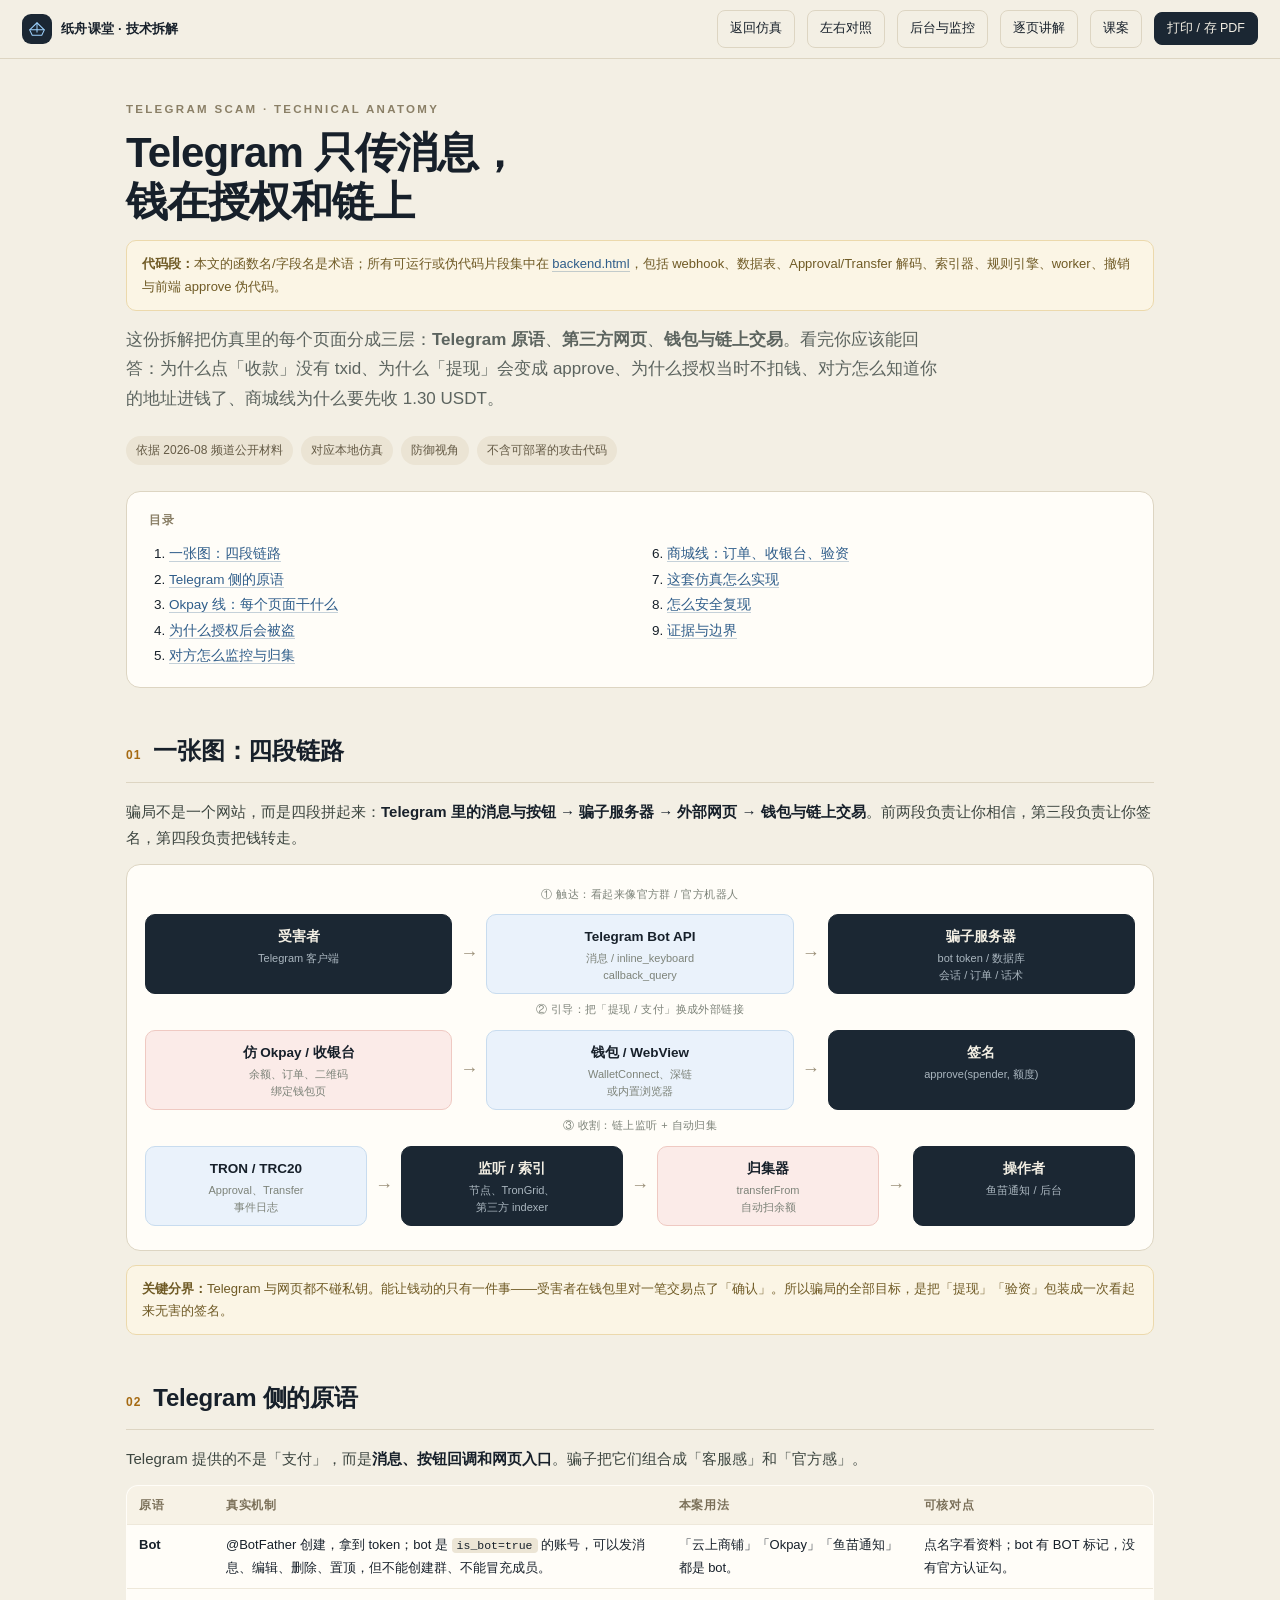
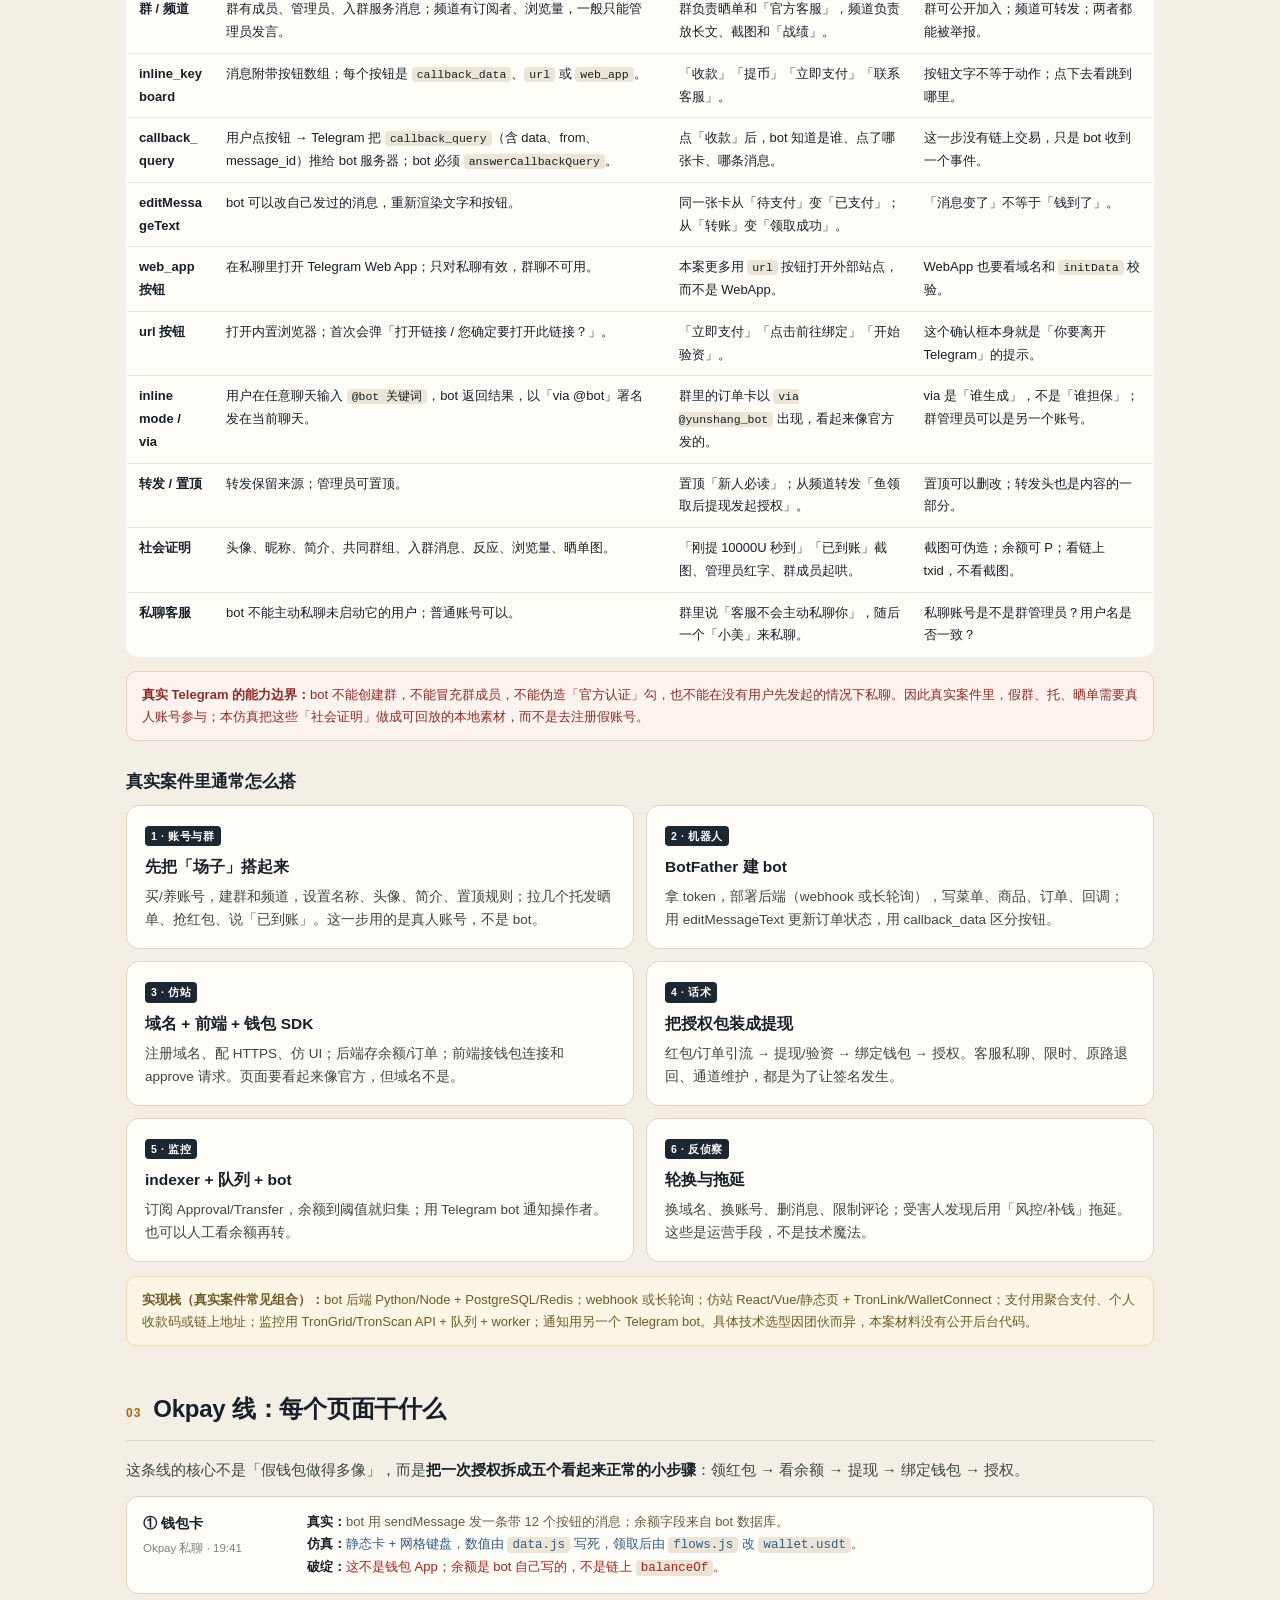
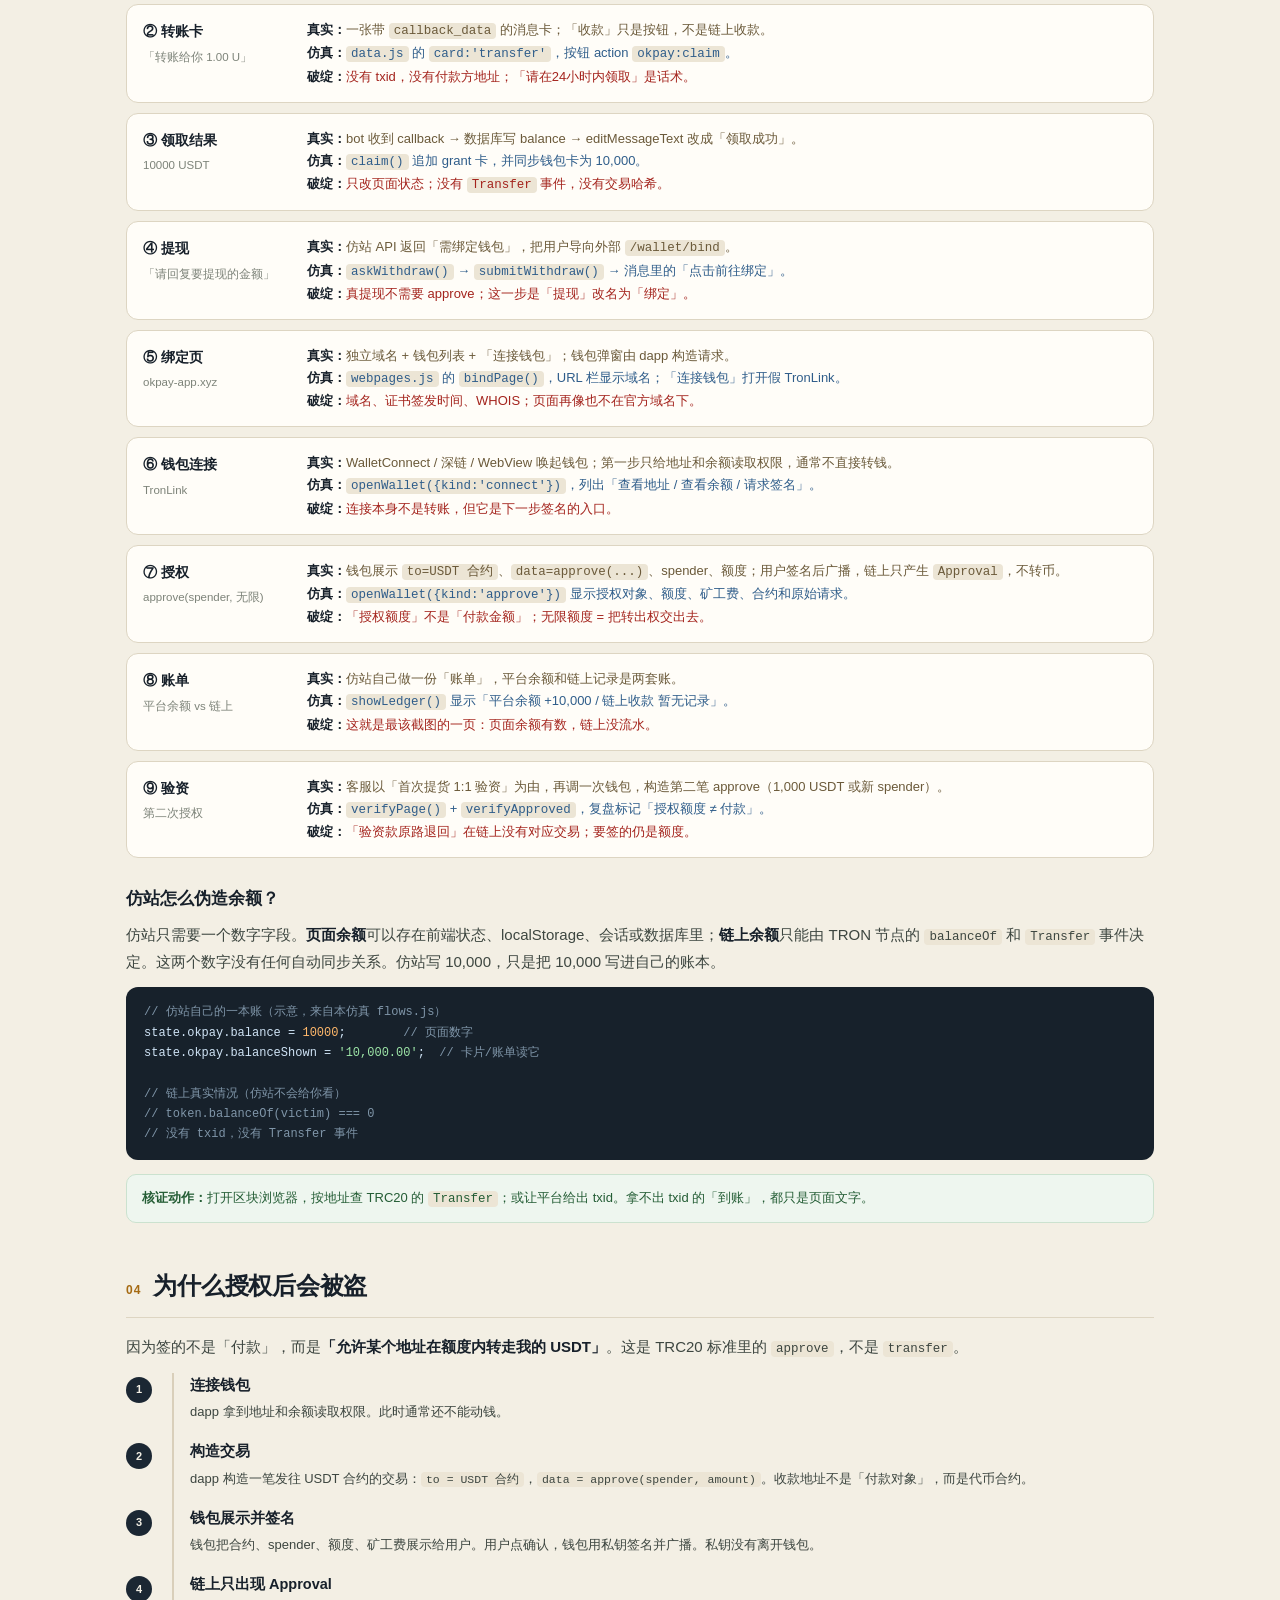
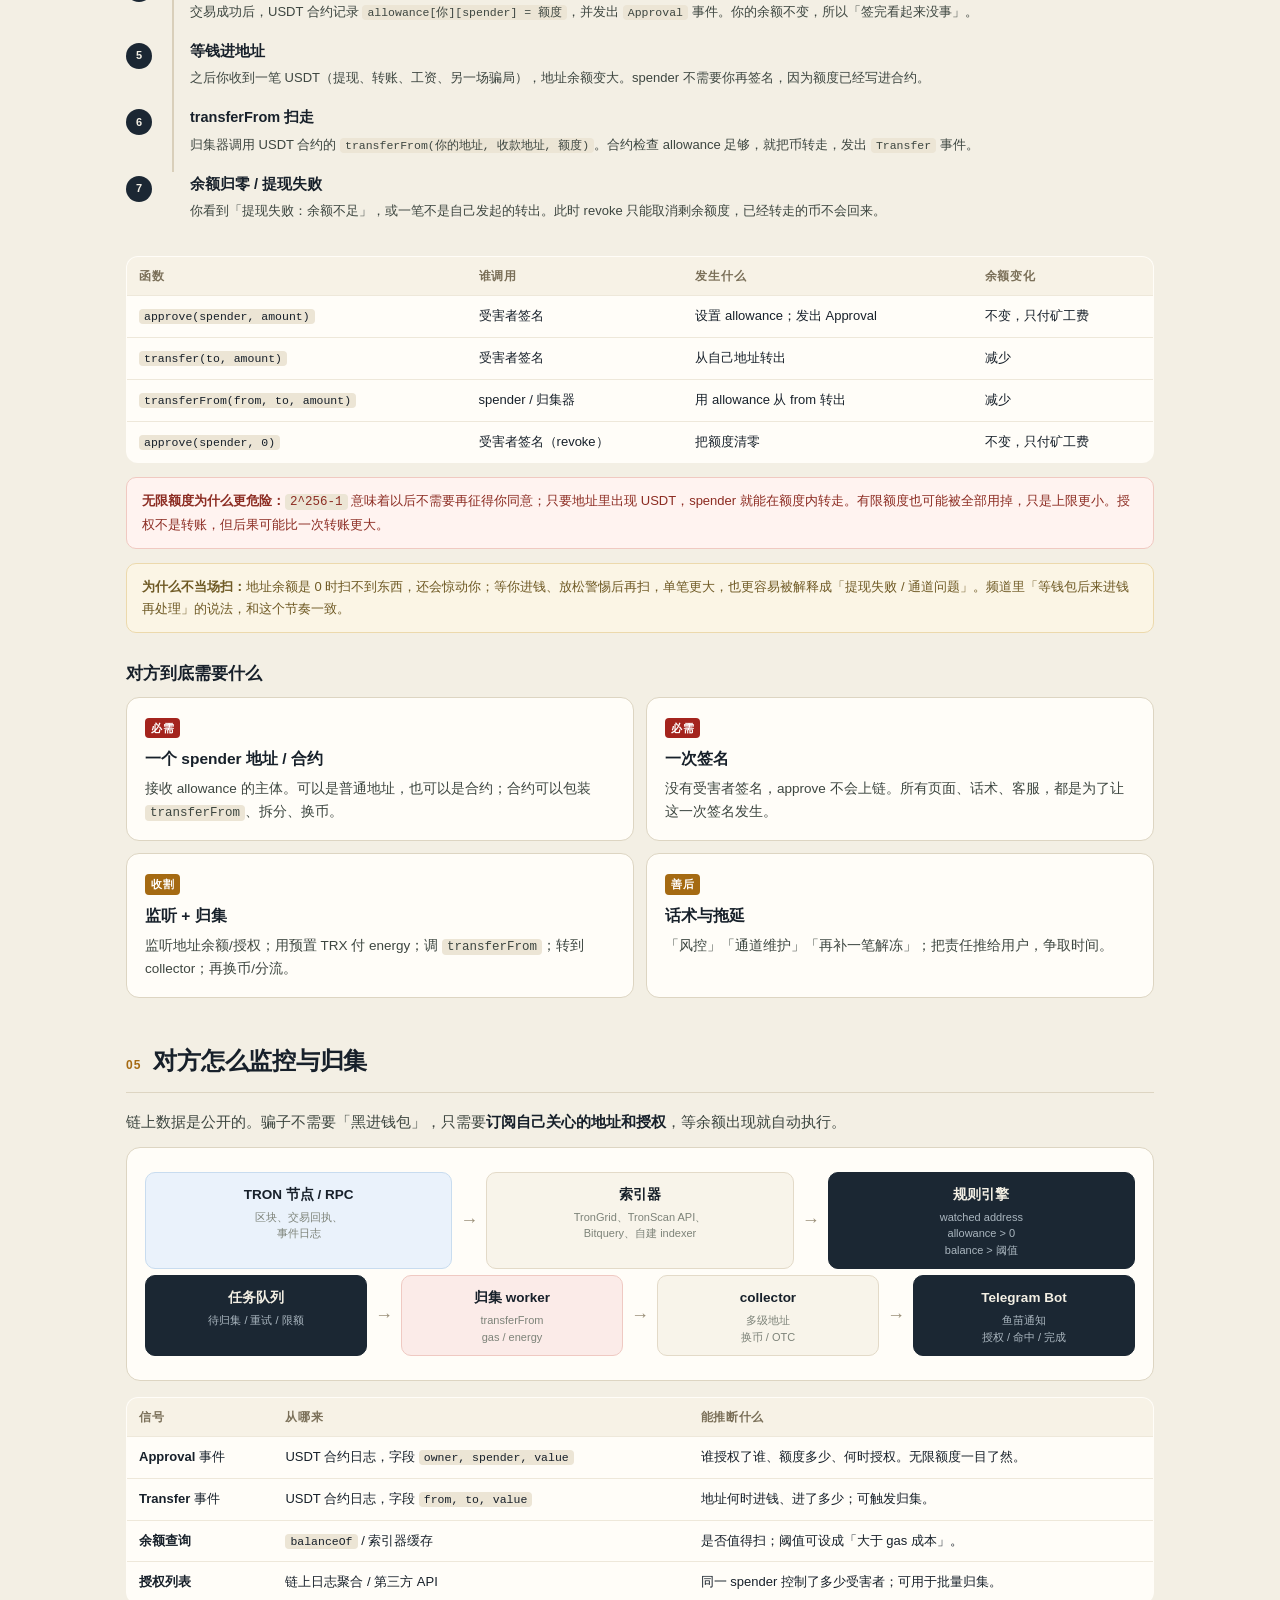
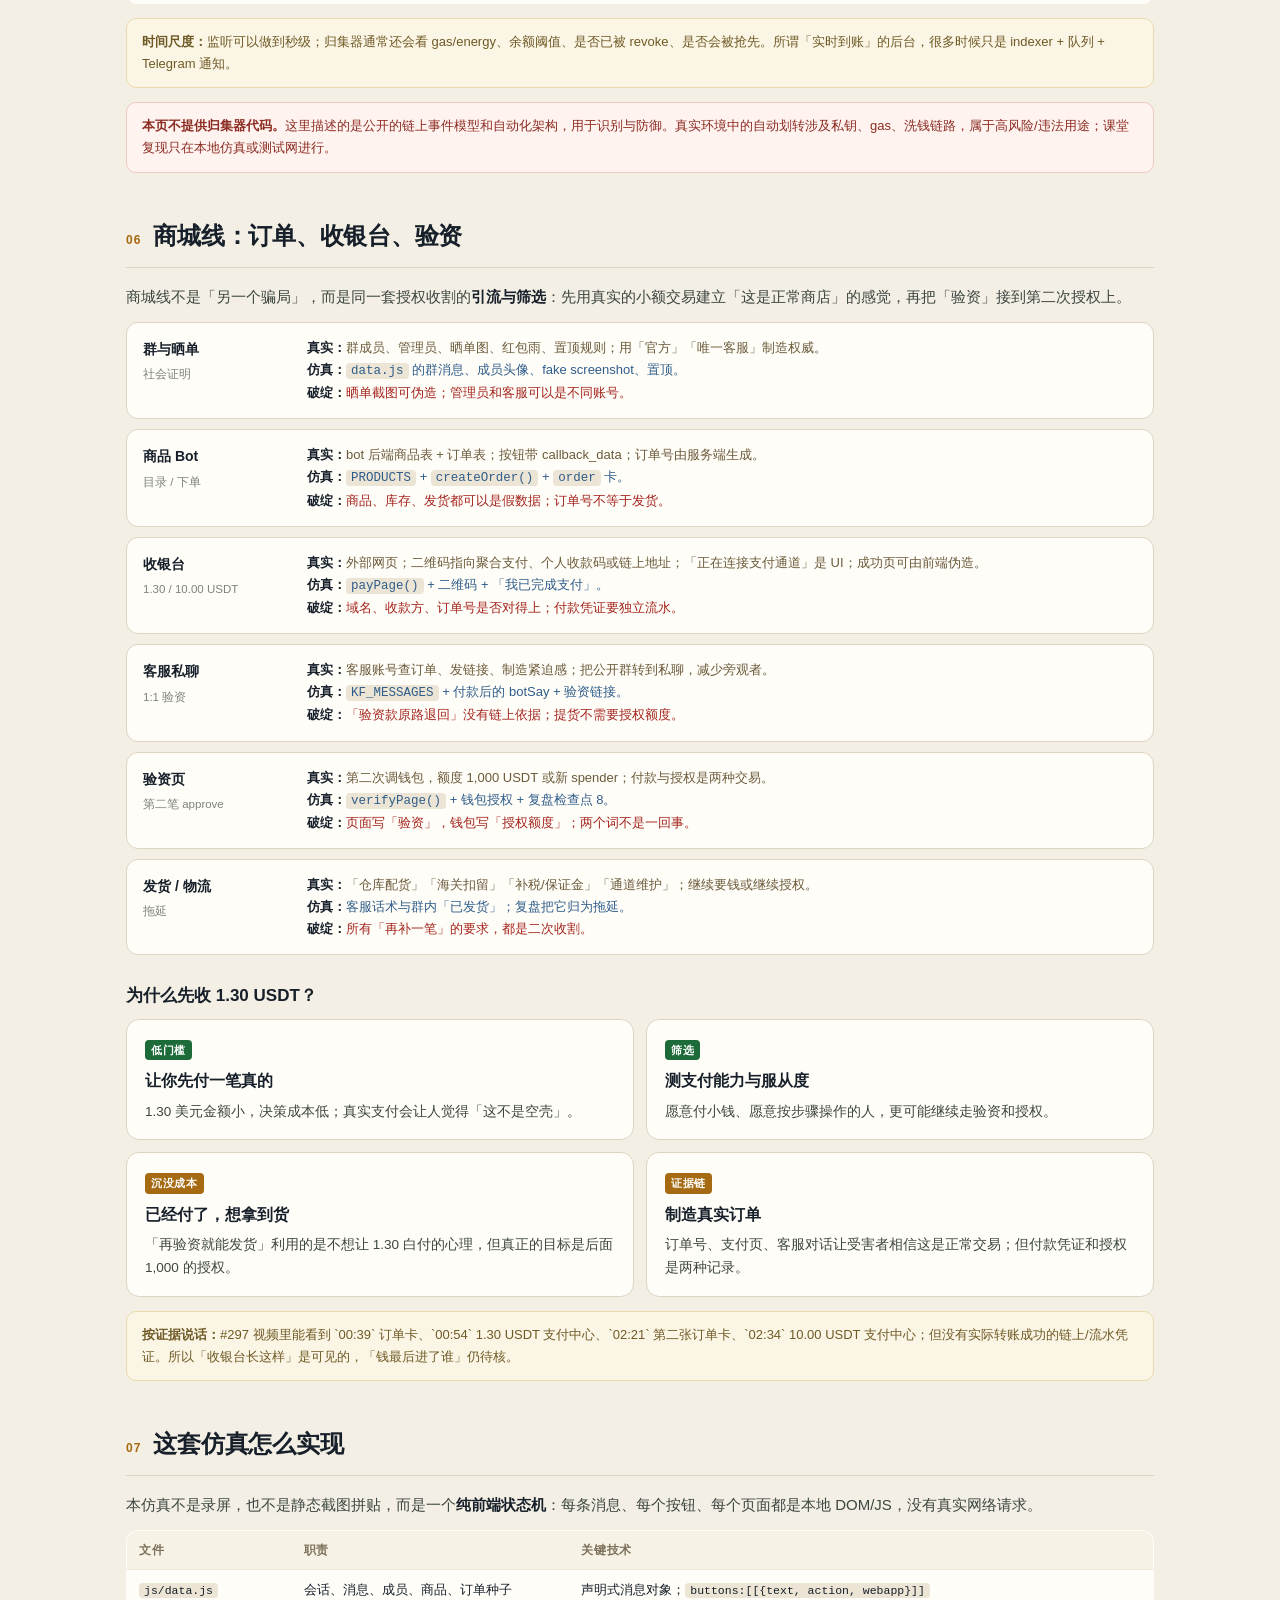
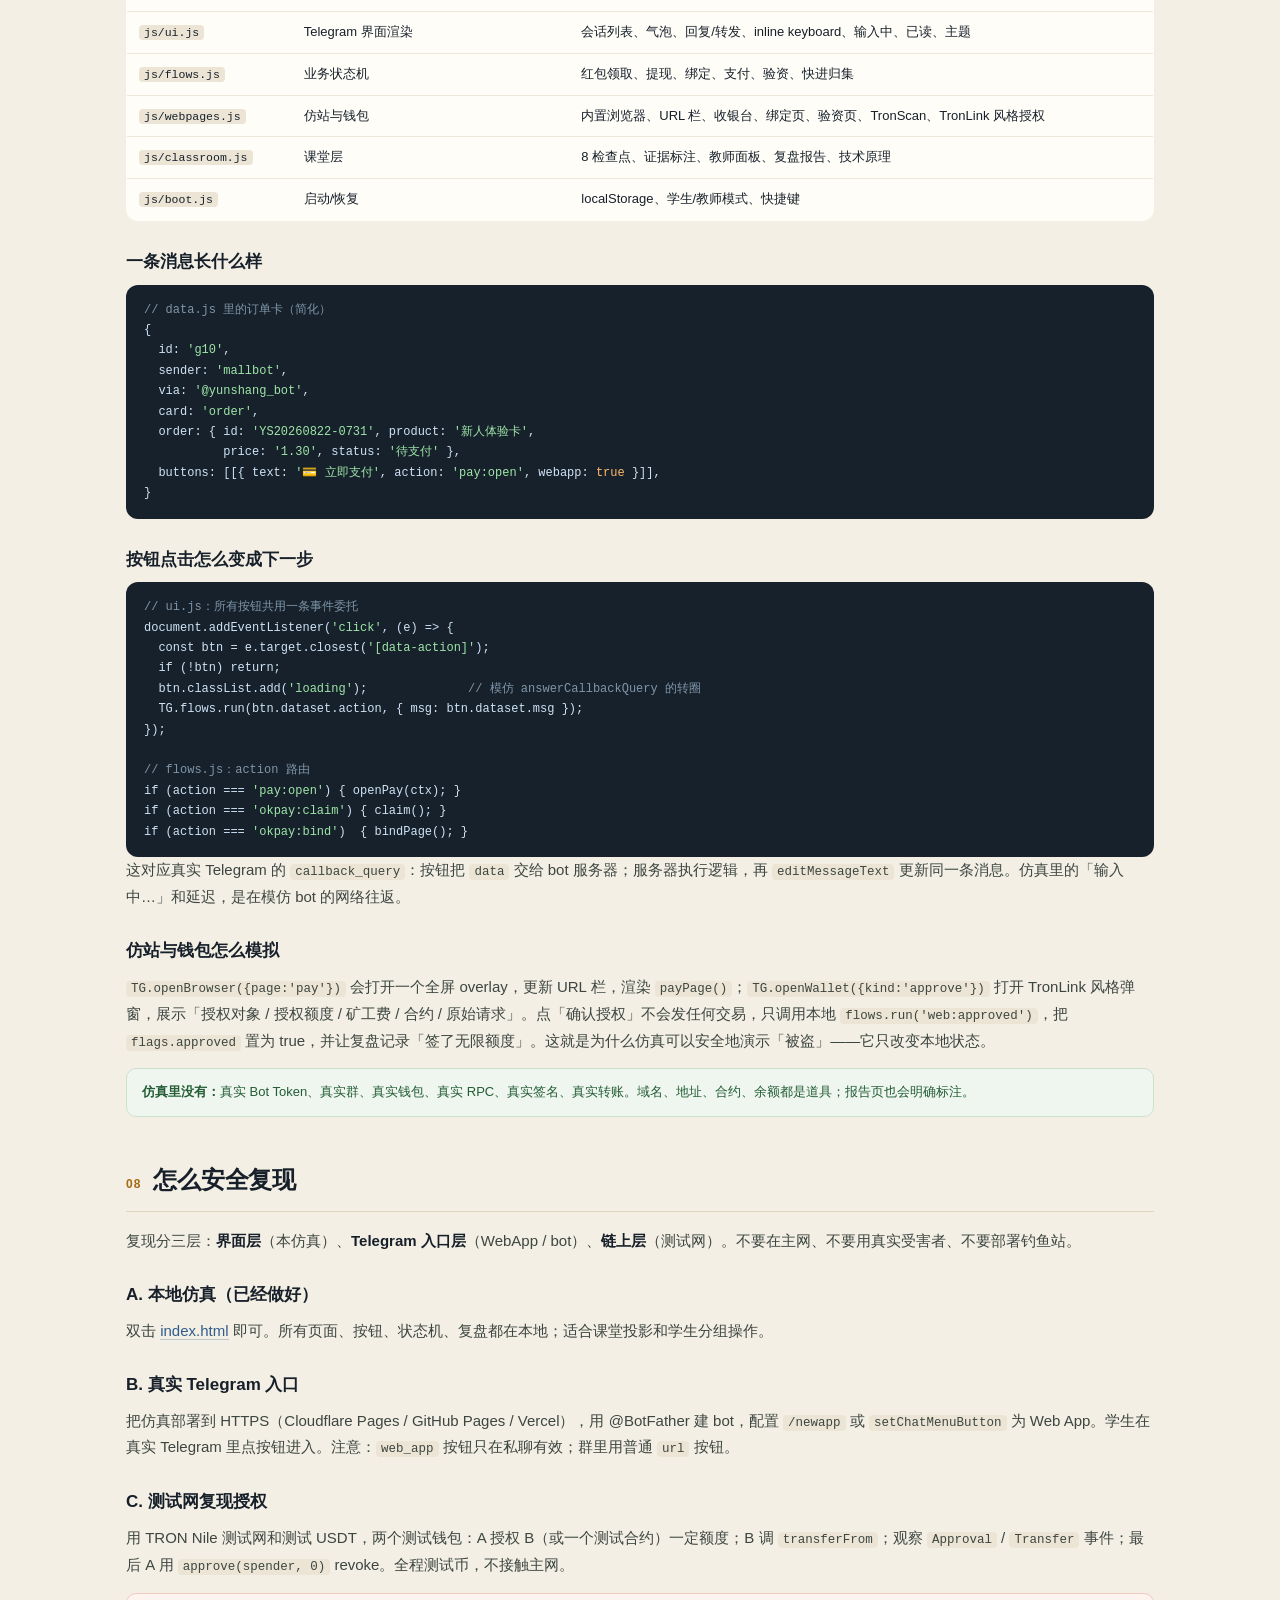
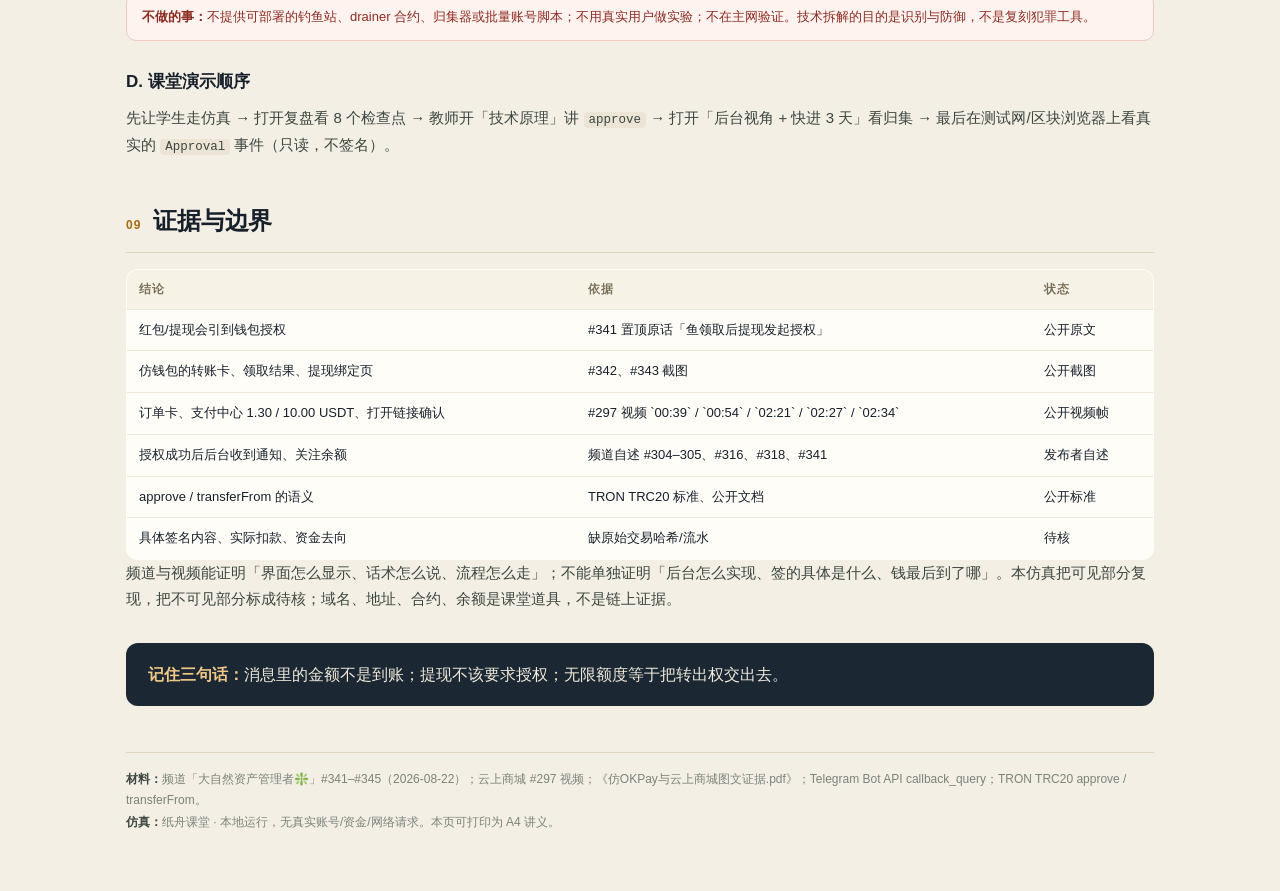
<file: tech.html>
<!doctype html>
<html lang="zh-CN">
<head>
<meta charset="utf-8">
<meta name="viewport" content="width=device-width, initial-scale=1">
<title>技术原理拆解 · Telegram 社群骗局</title>
<link rel="stylesheet" href="css/tech.css">
</head>
<body>
<div class="tech-bar">
  <span class="tech-brand"><span class="boat"><svg viewBox="0 0 32 32" fill="none" stroke="currentColor" stroke-width="1.8"><path d="M3 17.5 16 5l13 12.5-4.5 9.5h-17z"/><path d="M16 5v17M3 17.5h26"/></svg></span><span class="tb-text">纸舟课堂 · 技术拆解</span></span>
  <span class="spacer"></span>
  <a class="btn" href="index.html">返回仿真</a>
  <a class="btn" href="index.html#split">左右对照</a>
  <a class="btn" href="backend.html">后台与监控</a>
  <a class="btn" href="walk.html">逐页讲解</a>
  <a class="btn" href="课堂使用说明.md" target="_blank" rel="noopener">课案</a>
  <button class="btn primary" onclick="window.print()">打印 / 存 PDF</button>
</div>

<div class="tech-wrap">
  <div class="tech-kicker">Telegram scam · technical anatomy</div>
  <h1>Telegram 只传消息，<br>钱在授权和链上</h1>
  <div class="tech-note" style="margin-bottom:14px"><b>代码段：</b>本文的函数名/字段名是术语；所有可运行或伪代码片段集中在 <a href="backend.html">backend.html</a>，包括 webhook、数据表、Approval/Transfer 解码、索引器、规则引擎、worker、撤销与前端 approve 伪代码。</div>
  <p class="tech-lead">这份拆解把仿真里的每个页面分成三层：<b>Telegram 原语</b>、<b>第三方网页</b>、<b>钱包与链上交易</b>。看完你应该能回答：为什么点「收款」没有 txid、为什么「提现」会变成 approve、为什么授权当时不扣钱、对方怎么知道你的地址进钱了、商城线为什么要先收 1.30 USDT。</p>
  <div class="tech-meta">
    <span class="tech-chip">依据 2026-08 频道公开材料</span>
    <span class="tech-chip">对应本地仿真</span>
    <span class="tech-chip">防御视角</span>
    <span class="tech-chip">不含可部署的攻击代码</span>
  </div>

  <nav class="tech-toc">
    <h2>目录</h2>
    <ol>
      <li><a href="#arch">一张图：四段链路</a></li>
      <li><a href="#tg">Telegram 侧的原语</a></li>
      <li><a href="#okpay">Okpay 线：每个页面干什么</a></li>
      <li><a href="#theft">为什么授权后会被盗</a></li>
      <li><a href="#monitor">对方怎么监控与归集</a></li>
      <li><a href="#mall">商城线：订单、收银台、验资</a></li>
      <li><a href="#sim">这套仿真怎么实现</a></li>
      <li><a href="#repro">怎么安全复现</a></li>
      <li><a href="#evidence">证据与边界</a></li>
    </ol>
  </nav>

  <!-- 1 -->
  <section class="tech-sec" id="arch">
    <div class="tech-h2"><span class="n">01</span><h2>一张图：四段链路</h2></div>
    <p class="tech-p">骗局不是一个网站，而是四段拼起来：<b>Telegram 里的消息与按钮 → 骗子服务器 → 外部网页 → 钱包与链上交易</b>。前两段负责让你相信，第三段负责让你签名，第四段负责把钱转走。</p>
    <div class="tech-arch">
      <div class="arch-label">① 触达：看起来像官方群 / 官方机器人</div>
      <div class="arch-row">
        <div class="arch-node dark"><b>受害者</b><span>Telegram 客户端</span></div>
        <div class="arch-arrow">→</div>
        <div class="arch-node blue"><b>Telegram Bot API</b><span>消息 / inline_keyboard<br>callback_query</span></div>
        <div class="arch-arrow">→</div>
        <div class="arch-node dark"><b>骗子服务器</b><span>bot token / 数据库<br>会话 / 订单 / 话术</span></div>
      </div>
      <div class="arch-label">② 引导：把「提现 / 支付」换成外部链接</div>
      <div class="arch-row">
        <div class="arch-node red"><b>仿 Okpay / 收银台</b><span>余额、订单、二维码<br>绑定钱包页</span></div>
        <div class="arch-arrow">→</div>
        <div class="arch-node blue"><b>钱包 / WebView</b><span>WalletConnect、深链<br>或内置浏览器</span></div>
        <div class="arch-arrow">→</div>
        <div class="arch-node dark"><b>签名</b><span>approve(spender, 额度)</span></div>
      </div>
      <div class="arch-label">③ 收割：链上监听 + 自动归集</div>
      <div class="arch-row">
        <div class="arch-node blue"><b>TRON / TRC20</b><span>Approval、Transfer<br>事件日志</span></div>
        <div class="arch-arrow">→</div>
        <div class="arch-node dark"><b>监听 / 索引</b><span>节点、TronGrid、<br>第三方 indexer</span></div>
        <div class="arch-arrow">→</div>
        <div class="arch-node red"><b>归集器</b><span>transferFrom<br>自动扫余额</span></div>
        <div class="arch-arrow">→</div>
        <div class="arch-node dark"><b>操作者</b><span>鱼苗通知 / 后台</span></div>
      </div>
    </div>
    <div class="tech-note"><b>关键分界：</b>Telegram 与网页都不碰私钥。能让钱动的只有一件事——受害者在钱包里对一笔交易点了「确认」。所以骗局的全部目标，是把「提现」「验资」包装成一次看起来无害的签名。</div>
  </section>

  <!-- 2 -->
  <section class="tech-sec" id="tg">
    <div class="tech-h2"><span class="n">02</span><h2>Telegram 侧的原语</h2></div>
    <p class="tech-p">Telegram 提供的不是「支付」，而是<b>消息、按钮回调和网页入口</b>。骗子把它们组合成「客服感」和「官方感」。</p>
    <table class="tech-table">
      <thead><tr><th>原语</th><th>真实机制</th><th>本案用法</th><th>可核对点</th></tr></thead>
      <tbody>
        <tr><td><b>Bot</b></td><td>@BotFather 创建，拿到 token；bot 是 <code>is_bot=true</code> 的账号，可以发消息、编辑、删除、置顶，但不能创建群、不能冒充成员。</td><td>「云上商铺」「Okpay」「鱼苗通知」都是 bot。</td><td>点名字看资料；bot 有 BOT 标记，没有官方认证勾。</td></tr>
        <tr><td><b>群 / 频道</b></td><td>群有成员、管理员、入群服务消息；频道有订阅者、浏览量，一般只能管理员发言。</td><td>群负责晒单和「官方客服」，频道负责放长文、截图和「战绩」。</td><td>群可公开加入；频道可转发；两者都能被举报。</td></tr>
        <tr><td><b>inline_keyboard</b></td><td>消息附带按钮数组；每个按钮是 <code>callback_data</code>、<code>url</code> 或 <code>web_app</code>。</td><td>「收款」「提币」「立即支付」「联系客服」。</td><td>按钮文字不等于动作；点下去看跳到哪里。</td></tr>
        <tr><td><b>callback_query</b></td><td>用户点按钮 → Telegram 把 <code>callback_query</code>（含 data、from、message_id）推给 bot 服务器；bot 必须 <code>answerCallbackQuery</code>。</td><td>点「收款」后，bot 知道是谁、点了哪张卡、哪条消息。</td><td>这一步没有链上交易，只是 bot 收到一个事件。</td></tr>
        <tr><td><b>editMessageText</b></td><td>bot 可以改自己发过的消息，重新渲染文字和按钮。</td><td>同一张卡从「待支付」变「已支付」；从「转账」变「领取成功」。</td><td>「消息变了」不等于「钱到了」。</td></tr>
        <tr><td><b>web_app 按钮</b></td><td>在私聊里打开 Telegram Web App；只对私聊有效，群聊不可用。</td><td>本案更多用 <code>url</code> 按钮打开外部站点，而不是 WebApp。</td><td>WebApp 也要看域名和 <code>initData</code> 校验。</td></tr>
        <tr><td><b>url 按钮</b></td><td>打开内置浏览器；首次会弹「打开链接 / 您确定要打开此链接？」。</td><td>「立即支付」「点击前往绑定」「开始验资」。</td><td>这个确认框本身就是「你要离开 Telegram」的提示。</td></tr>
        <tr><td><b>inline mode / via</b></td><td>用户在任意聊天输入 <code>@bot 关键词</code>，bot 返回结果，以「via @bot」署名发在当前聊天。</td><td>群里的订单卡以 <code>via @yunshang_bot</code> 出现，看起来像官方发的。</td><td>via 是「谁生成」，不是「谁担保」；群管理员可以是另一个账号。</td></tr>
        <tr><td><b>转发 / 置顶</b></td><td>转发保留来源；管理员可置顶。</td><td>置顶「新人必读」；从频道转发「鱼领取后提现发起授权」。</td><td>置顶可以删改；转发头也是内容的一部分。</td></tr>
        <tr><td><b>社会证明</b></td><td>头像、昵称、简介、共同群组、入群消息、反应、浏览量、晒单图。</td><td>「刚提 10000U 秒到」「已到账」截图、管理员红字、群成员起哄。</td><td>截图可伪造；余额可 P；看链上 txid，不看截图。</td></tr>
        <tr><td><b>私聊客服</b></td><td>bot 不能主动私聊未启动它的用户；普通账号可以。</td><td>群里说「客服不会主动私聊你」，随后一个「小美」来私聊。</td><td>私聊账号是不是群管理员？用户名是否一致？</td></tr>
      </tbody>
    </table>
    <div class="tech-warn"><b>真实 Telegram 的能力边界：</b>bot 不能创建群，不能冒充群成员，不能伪造「官方认证」勾，也不能在没有用户先发起的情况下私聊。因此真实案件里，假群、托、晒单需要真人账号参与；本仿真把这些「社会证明」做成可回放的本地素材，而不是去注册假账号。</div>
    <h3 class="tech-h3">真实案件里通常怎么搭</h3>
    <div class="tech-grid">
      <div class="tech-card"><span class="tag">1 · 账号与群</span><h3>先把「场子」搭起来</h3><p>买/养账号，建群和频道，设置名称、头像、简介、置顶规则；拉几个托发晒单、抢红包、说「已到账」。这一步用的是真人账号，不是 bot。</p></div>
      <div class="tech-card"><span class="tag">2 · 机器人</span><h3>BotFather 建 bot</h3><p>拿 token，部署后端（webhook 或长轮询），写菜单、商品、订单、回调；用 editMessageText 更新订单状态，用 callback_data 区分按钮。</p></div>
      <div class="tech-card"><span class="tag">3 · 仿站</span><h3>域名 + 前端 + 钱包 SDK</h3><p>注册域名、配 HTTPS、仿 UI；后端存余额/订单；前端接钱包连接和 approve 请求。页面要看起来像官方，但域名不是。</p></div>
      <div class="tech-card"><span class="tag">4 · 话术</span><h3>把授权包装成提现</h3><p>红包/订单引流 → 提现/验资 → 绑定钱包 → 授权。客服私聊、限时、原路退回、通道维护，都是为了让签名发生。</p></div>
      <div class="tech-card"><span class="tag">5 · 监控</span><h3>indexer + 队列 + bot</h3><p>订阅 Approval/Transfer，余额到阈值就归集；用 Telegram bot 通知操作者。也可以人工看余额再转。</p></div>
      <div class="tech-card"><span class="tag">6 · 反侦察</span><h3>轮换与拖延</h3><p>换域名、换账号、删消息、限制评论；受害人发现后用「风控/补钱」拖延。这些是运营手段，不是技术魔法。</p></div>
    </div>
    <div class="tech-note"><b>实现栈（真实案件常见组合）：</b>bot 后端 Python/Node + PostgreSQL/Redis；webhook 或长轮询；仿站 React/Vue/静态页 + TronLink/WalletConnect；支付用聚合支付、个人收款码或链上地址；监控用 TronGrid/TronScan API + 队列 + worker；通知用另一个 Telegram bot。具体技术选型因团伙而异，本案材料没有公开后台代码。</div>
  </section>

  <!-- 3 -->
  <section class="tech-sec" id="okpay">
    <div class="tech-h2"><span class="n">03</span><h2>Okpay 线：每个页面干什么</h2></div>
    <p class="tech-p">这条线的核心不是「假钱包做得多像」，而是<b>把一次授权拆成五个看起来正常的小步骤</b>：领红包 → 看余额 → 提现 → 绑定钱包 → 授权。</p>
    <div class="page-list">
      <div class="page-item">
        <div class="pi-name">① 钱包卡<span>Okpay 私聊 · 19:41</span></div>
        <div class="pi-body"><span class="pi-real"><b>真实：</b>bot 用 sendMessage 发一条带 12 个按钮的消息；余额字段来自 bot 数据库。</span><br><span class="pi-sim"><b>仿真：</b>静态卡 + 网格键盘，数值由 <code>data.js</code> 写死，领取后由 <code>flows.js</code> 改 <code>wallet.usdt</code>。</span><br><span class="pi-flaw"><b>破绽：</b>这不是钱包 App；余额是 bot 自己写的，不是链上 <code>balanceOf</code>。</span></div>
      </div>
      <div class="page-item">
        <div class="pi-name">② 转账卡<span>「转账给你 1.00 U」</span></div>
        <div class="pi-body"><span class="pi-real"><b>真实：</b>一张带 <code>callback_data</code> 的消息卡；「收款」只是按钮，不是链上收款。</span><br><span class="pi-sim"><b>仿真：</b><code>data.js</code> 的 <code>card:'transfer'</code>，按钮 action <code>okpay:claim</code>。</span><br><span class="pi-flaw"><b>破绽：</b>没有 txid，没有付款方地址；「请在24小时内领取」是话术。</span></div>
      </div>
      <div class="page-item">
        <div class="pi-name">③ 领取结果<span>10000 USDT</span></div>
        <div class="pi-body"><span class="pi-real"><b>真实：</b>bot 收到 callback → 数据库写 balance → editMessageText 改成「领取成功」。</span><br><span class="pi-sim"><b>仿真：</b><code>claim()</code> 追加 grant 卡，并同步钱包卡为 10,000。</span><br><span class="pi-flaw"><b>破绽：</b>只改页面状态；没有 <code>Transfer</code> 事件，没有交易哈希。</span></div>
      </div>
      <div class="page-item">
        <div class="pi-name">④ 提现<span>「请回复要提现的金额」</span></div>
        <div class="pi-body"><span class="pi-real"><b>真实：</b>仿站 API 返回「需绑定钱包」，把用户导向外部 <code>/wallet/bind</code>。</span><br><span class="pi-sim"><b>仿真：</b><code>askWithdraw()</code> → <code>submitWithdraw()</code> → 消息里的「点击前往绑定」。</span><br><span class="pi-flaw"><b>破绽：</b>真提现不需要 approve；这一步是「提现」改名为「绑定」。</span></div>
      </div>
      <div class="page-item">
        <div class="pi-name">⑤ 绑定页<span>okpay-app.xyz</span></div>
        <div class="pi-body"><span class="pi-real"><b>真实：</b>独立域名 + 钱包列表 + 「连接钱包」；钱包弹窗由 dapp 构造请求。</span><br><span class="pi-sim"><b>仿真：</b><code>webpages.js</code> 的 <code>bindPage()</code>，URL 栏显示域名；「连接钱包」打开假 TronLink。</span><br><span class="pi-flaw"><b>破绽：</b>域名、证书签发时间、WHOIS；页面再像也不在官方域名下。</span></div>
      </div>
      <div class="page-item">
        <div class="pi-name">⑥ 钱包连接<span>TronLink</span></div>
        <div class="pi-body"><span class="pi-real"><b>真实：</b>WalletConnect / 深链 / WebView 唤起钱包；第一步只给地址和余额读取权限，通常不直接转钱。</span><br><span class="pi-sim"><b>仿真：</b><code>openWallet({kind:'connect'})</code>，列出「查看地址 / 查看余额 / 请求签名」。</span><br><span class="pi-flaw"><b>破绽：</b>连接本身不是转账，但它是下一步签名的入口。</span></div>
      </div>
      <div class="page-item">
        <div class="pi-name">⑦ 授权<span>approve(spender, 无限)</span></div>
        <div class="pi-body"><span class="pi-real"><b>真实：</b>钱包展示 <code>to=USDT 合约</code>、<code>data=approve(...)</code>、spender、额度；用户签名后广播，链上只产生 <code>Approval</code>，不转币。</span><br><span class="pi-sim"><b>仿真：</b><code>openWallet({kind:'approve'})</code> 显示授权对象、额度、矿工费、合约和原始请求。</span><br><span class="pi-flaw"><b>破绽：</b>「授权额度」不是「付款金额」；无限额度 = 把转出权交出去。</span></div>
      </div>
      <div class="page-item">
        <div class="pi-name">⑧ 账单<span>平台余额 vs 链上</span></div>
        <div class="pi-body"><span class="pi-real"><b>真实：</b>仿站自己做一份「账单」，平台余额和链上记录是两套账。</span><br><span class="pi-sim"><b>仿真：</b><code>showLedger()</code> 显示「平台余额 +10,000 / 链上收款 暂无记录」。</span><br><span class="pi-flaw"><b>破绽：</b>这就是最该截图的一页：页面余额有数，链上没流水。</span></div>
      </div>
      <div class="page-item">
        <div class="pi-name">⑨ 验资<span>第二次授权</span></div>
        <div class="pi-body"><span class="pi-real"><b>真实：</b>客服以「首次提货 1:1 验资」为由，再调一次钱包，构造第二笔 approve（1,000 USDT 或新 spender）。</span><br><span class="pi-sim"><b>仿真：</b><code>verifyPage()</code> + <code>verifyApproved</code>，复盘标记「授权额度 ≠ 付款」。</span><br><span class="pi-flaw"><b>破绽：</b>「验资款原路退回」在链上没有对应交易；要签的仍是额度。</span></div>
      </div>
    </div>

    <h3 class="tech-h3">仿站怎么伪造余额？</h3>
    <p class="tech-p">仿站只需要一个数字字段。<b>页面余额</b>可以存在前端状态、localStorage、会话或数据库里；<b>链上余额</b>只能由 TRON 节点的 <code>balanceOf</code> 和 <code>Transfer</code> 事件决定。这两个数字没有任何自动同步关系。仿站写 10,000，只是把 10,000 写进自己的账本。</p>
    <div class="tech-code"><span class="c">// 仿站自己的一本账（示意，来自本仿真 flows.js）</span>
state.okpay.balance = <span class="k">10000</span>;        <span class="c">// 页面数字</span>
state.okpay.balanceShown = <span class="s">'10,000.00'</span>;  <span class="c">// 卡片/账单读它</span>

<span class="c">// 链上真实情况（仿站不会给你看）</span>
<span class="c">// token.balanceOf(victim) === 0</span>
<span class="c">// 没有 txid，没有 Transfer 事件</span></div>
    <div class="tech-ok"><b>核证动作：</b>打开区块浏览器，按地址查 TRC20 的 <code>Transfer</code>；或让平台给出 txid。拿不出 txid 的「到账」，都只是页面文字。</div>
  </section>

  <!-- 4 -->
  <section class="tech-sec" id="theft">
    <div class="tech-h2"><span class="n">04</span><h2>为什么授权后会被盗</h2></div>
    <p class="tech-p">因为签的不是「付款」，而是<b>「允许某个地址在额度内转走我的 USDT」</b>。这是 TRC20 标准里的 <code>approve</code>，不是 <code>transfer</code>。</p>
    <div class="timeline">
      <div class="tl-item"><span class="num">1</span><div class="body"><h4>连接钱包</h4><p>dapp 拿到地址和余额读取权限。此时通常还不能动钱。</p></div></div>
      <div class="tl-item"><span class="num">2</span><div class="body"><h4>构造交易</h4><p>dapp 构造一笔发往 USDT 合约的交易：<code>to = USDT 合约</code>，<code>data = approve(spender, amount)</code>。收款地址不是「付款对象」，而是代币合约。</p></div></div>
      <div class="tl-item"><span class="num">3</span><div class="body"><h4>钱包展示并签名</h4><p>钱包把合约、spender、额度、矿工费展示给用户。用户点确认，钱包用私钥签名并广播。私钥没有离开钱包。</p></div></div>
      <div class="tl-item"><span class="num">4</span><div class="body"><h4>链上只出现 Approval</h4><p>交易成功后，USDT 合约记录 <code>allowance[你][spender] = 额度</code>，并发出 <code>Approval</code> 事件。你的余额不变，所以「签完看起来没事」。</p></div></div>
      <div class="tl-item"><span class="num">5</span><div class="body"><h4>等钱进地址</h4><p>之后你收到一笔 USDT（提现、转账、工资、另一场骗局），地址余额变大。spender 不需要你再签名，因为额度已经写进合约。</p></div></div>
      <div class="tl-item"><span class="num">6</span><div class="body"><h4>transferFrom 扫走</h4><p>归集器调用 USDT 合约的 <code>transferFrom(你的地址, 收款地址, 额度)</code>。合约检查 allowance 足够，就把币转走，发出 <code>Transfer</code> 事件。</p></div></div>
      <div class="tl-item"><span class="num">7</span><div class="body"><h4>余额归零 / 提现失败</h4><p>你看到「提现失败：余额不足」，或一笔不是自己发起的转出。此时 revoke 只能取消剩余额度，已经转走的币不会回来。</p></div></div>
    </div>

    <table class="tech-table" style="margin-top:18px">
      <thead><tr><th>函数</th><th>谁调用</th><th>发生什么</th><th>余额变化</th></tr></thead>
      <tbody>
        <tr><td><code>approve(spender, amount)</code></td><td>受害者签名</td><td>设置 allowance；发出 Approval</td><td>不变，只付矿工费</td></tr>
        <tr><td><code>transfer(to, amount)</code></td><td>受害者签名</td><td>从自己地址转出</td><td>减少</td></tr>
        <tr><td><code>transferFrom(from, to, amount)</code></td><td>spender / 归集器</td><td>用 allowance 从 from 转出</td><td>减少</td></tr>
        <tr><td><code>approve(spender, 0)</code></td><td>受害者签名（revoke）</td><td>把额度清零</td><td>不变，只付矿工费</td></tr>
      </tbody>
    </table>

    <div class="tech-warn"><b>无限额度为什么更危险：</b><code>2^256-1</code> 意味着以后不需要再征得你同意；只要地址里出现 USDT，spender 就能在额度内转走。有限额度也可能被全部用掉，只是上限更小。授权不是转账，但后果可能比一次转账更大。</div>
    <div class="tech-note"><b>为什么不当场扫：</b>地址余额是 0 时扫不到东西，还会惊动你；等你进钱、放松警惕后再扫，单笔更大，也更容易被解释成「提现失败 / 通道问题」。频道里「等钱包后来进钱再处理」的说法，和这个节奏一致。</div>

    <h3 class="tech-h3">对方到底需要什么</h3>
    <div class="tech-grid">
      <div class="tech-card"><span class="tag red">必需</span><h3>一个 spender 地址 / 合约</h3><p>接收 allowance 的主体。可以是普通地址，也可以是合约；合约可以包装 <code>transferFrom</code>、拆分、换币。</p></div>
      <div class="tech-card"><span class="tag red">必需</span><h3>一次签名</h3><p>没有受害者签名，approve 不会上链。所有页面、话术、客服，都是为了让这一次签名发生。</p></div>
      <div class="tech-card"><span class="tag amber">收割</span><h3>监听 + 归集</h3><p>监听地址余额/授权；用预置 TRX 付 energy；调 <code>transferFrom</code>；转到 collector；再换币/分流。</p></div>
      <div class="tech-card"><span class="tag amber">善后</span><h3>话术与拖延</h3><p>「风控」「通道维护」「再补一笔解冻」；把责任推给用户，争取时间。</p></div>
    </div>
  </section>

  <!-- 5 -->
  <section class="tech-sec" id="monitor">
    <div class="tech-h2"><span class="n">05</span><h2>对方怎么监控与归集</h2></div>
    <p class="tech-p">链上数据是公开的。骗子不需要「黑进钱包」，只需要<b>订阅自己关心的地址和授权</b>，等余额出现就自动执行。</p>
    <div class="tech-arch">
      <div class="arch-row">
        <div class="arch-node blue"><b>TRON 节点 / RPC</b><span>区块、交易回执、<br>事件日志</span></div>
        <div class="arch-arrow">→</div>
        <div class="arch-node"><b>索引器</b><span>TronGrid、TronScan API、<br>Bitquery、自建 indexer</span></div>
        <div class="arch-arrow">→</div>
        <div class="arch-node dark"><b>规则引擎</b><span>watched address<br>allowance &gt; 0<br>balance &gt; 阈值</span></div>
      </div>
      <div class="arch-row">
        <div class="arch-node dark"><b>任务队列</b><span>待归集 / 重试 / 限额</span></div>
        <div class="arch-arrow">→</div>
        <div class="arch-node red"><b>归集 worker</b><span>transferFrom<br>gas / energy</span></div>
        <div class="arch-arrow">→</div>
        <div class="arch-node"><b>collector</b><span>多级地址<br>换币 / OTC</span></div>
        <div class="arch-arrow">→</div>
        <div class="arch-node dark"><b>Telegram Bot</b><span>鱼苗通知<br>授权 / 命中 / 完成</span></div>
      </div>
    </div>
    <table class="tech-table" style="margin-top:16px">
      <thead><tr><th>信号</th><th>从哪来</th><th>能推断什么</th></tr></thead>
      <tbody>
        <tr><td><b>Approval</b> 事件</td><td>USDT 合约日志，字段 <code>owner, spender, value</code></td><td>谁授权了谁、额度多少、何时授权。无限额度一目了然。</td></tr>
        <tr><td><b>Transfer</b> 事件</td><td>USDT 合约日志，字段 <code>from, to, value</code></td><td>地址何时进钱、进了多少；可触发归集。</td></tr>
        <tr><td><b>余额查询</b></td><td><code>balanceOf</code> / 索引器缓存</td><td>是否值得扫；阈值可设成「大于 gas 成本」。</td></tr>
        <tr><td><b>授权列表</b></td><td>链上日志聚合 / 第三方 API</td><td>同一 spender 控制了多少受害者；可用于批量归集。</td></tr>
      </tbody>
    </table>
    <div class="tech-note"><b>时间尺度：</b>监听可以做到秒级；归集器通常还会看 gas/energy、余额阈值、是否已被 revoke、是否会被抢先。所谓「实时到账」的后台，很多时候只是 indexer + 队列 + Telegram 通知。</div>
    <div class="tech-warn"><b>本页不提供归集器代码。</b>这里描述的是公开的链上事件模型和自动化架构，用于识别与防御。真实环境中的自动划转涉及私钥、gas、洗钱链路，属于高风险/违法用途；课堂复现只在本地仿真或测试网进行。</div>
  </section>

  <!-- 6 -->
  <section class="tech-sec" id="mall">
    <div class="tech-h2"><span class="n">06</span><h2>商城线：订单、收银台、验资</h2></div>
    <p class="tech-p">商城线不是「另一个骗局」，而是同一套授权收割的<b>引流与筛选</b>：先用真实的小额交易建立「这是正常商店」的感觉，再把「验资」接到第二次授权上。</p>
    <div class="page-list">
      <div class="page-item">
        <div class="pi-name">群与晒单<span>社会证明</span></div>
        <div class="pi-body"><span class="pi-real"><b>真实：</b>群成员、管理员、晒单图、红包雨、置顶规则；用「官方」「唯一客服」制造权威。</span><br><span class="pi-sim"><b>仿真：</b><code>data.js</code> 的群消息、成员头像、fake screenshot、置顶。</span><br><span class="pi-flaw"><b>破绽：</b>晒单截图可伪造；管理员和客服可以是不同账号。</span></div>
      </div>
      <div class="page-item">
        <div class="pi-name">商品 Bot<span>目录 / 下单</span></div>
        <div class="pi-body"><span class="pi-real"><b>真实：</b>bot 后端商品表 + 订单表；按钮带 callback_data；订单号由服务端生成。</span><br><span class="pi-sim"><b>仿真：</b><code>PRODUCTS</code> + <code>createOrder()</code> + <code>order</code> 卡。</span><br><span class="pi-flaw"><b>破绽：</b>商品、库存、发货都可以是假数据；订单号不等于发货。</span></div>
      </div>
      <div class="page-item">
        <div class="pi-name">收银台<span>1.30 / 10.00 USDT</span></div>
        <div class="pi-body"><span class="pi-real"><b>真实：</b>外部网页；二维码指向聚合支付、个人收款码或链上地址；「正在连接支付通道」是 UI；成功页可由前端伪造。</span><br><span class="pi-sim"><b>仿真：</b><code>payPage()</code> + 二维码 + 「我已完成支付」。</span><br><span class="pi-flaw"><b>破绽：</b>域名、收款方、订单号是否对得上；付款凭证要独立流水。</span></div>
      </div>
      <div class="page-item">
        <div class="pi-name">客服私聊<span>1:1 验资</span></div>
        <div class="pi-body"><span class="pi-real"><b>真实：</b>客服账号查订单、发链接、制造紧迫感；把公开群转到私聊，减少旁观者。</span><br><span class="pi-sim"><b>仿真：</b><code>KF_MESSAGES</code> + 付款后的 botSay + 验资链接。</span><br><span class="pi-flaw"><b>破绽：</b>「验资款原路退回」没有链上依据；提货不需要授权额度。</span></div>
      </div>
      <div class="page-item">
        <div class="pi-name">验资页<span>第二笔 approve</span></div>
        <div class="pi-body"><span class="pi-real"><b>真实：</b>第二次调钱包，额度 1,000 USDT 或新 spender；付款与授权是两种交易。</span><br><span class="pi-sim"><b>仿真：</b><code>verifyPage()</code> + 钱包授权 + 复盘检查点 8。</span><br><span class="pi-flaw"><b>破绽：</b>页面写「验资」，钱包写「授权额度」；两个词不是一回事。</span></div>
      </div>
      <div class="page-item">
        <div class="pi-name">发货 / 物流<span>拖延</span></div>
        <div class="pi-body"><span class="pi-real"><b>真实：</b>「仓库配货」「海关扣留」「补税/保证金」「通道维护」；继续要钱或继续授权。</span><br><span class="pi-sim"><b>仿真：</b>客服话术与群内「已发货」；复盘把它归为拖延。</span><br><span class="pi-flaw"><b>破绽：</b>所有「再补一笔」的要求，都是二次收割。</span></div>
      </div>
    </div>
    <h3 class="tech-h3">为什么先收 1.30 USDT？</h3>
    <div class="tech-grid">
      <div class="tech-card"><span class="tag green">低门槛</span><h3>让你先付一笔真的</h3><p>1.30 美元金额小，决策成本低；真实支付会让人觉得「这不是空壳」。</p></div>
      <div class="tech-card"><span class="tag green">筛选</span><h3>测支付能力与服从度</h3><p>愿意付小钱、愿意按步骤操作的人，更可能继续走验资和授权。</p></div>
      <div class="tech-card"><span class="tag amber">沉没成本</span><h3>已经付了，想拿到货</h3><p>「再验资就能发货」利用的是不想让 1.30 白付的心理，但真正的目标是后面 1,000 的授权。</p></div>
      <div class="tech-card"><span class="tag amber">证据链</span><h3>制造真实订单</h3><p>订单号、支付页、客服对话让受害者相信这是正常交易；但付款凭证和授权是两种记录。</p></div>
    </div>
    <div class="tech-note"><b>按证据说话：</b>#297 视频里能看到 `00:39` 订单卡、`00:54` 1.30 USDT 支付中心、`02:21` 第二张订单卡、`02:34` 10.00 USDT 支付中心；但没有实际转账成功的链上/流水凭证。所以「收银台长这样」是可见的，「钱最后进了谁」仍待核。</div>
  </section>

  <!-- 7 -->
  <section class="tech-sec" id="sim">
    <div class="tech-h2"><span class="n">07</span><h2>这套仿真怎么实现</h2></div>
    <p class="tech-p">本仿真不是录屏，也不是静态截图拼贴，而是一个<b>纯前端状态机</b>：每条消息、每个按钮、每个页面都是本地 DOM/JS，没有真实网络请求。</p>
    <table class="tech-table">
      <thead><tr><th>文件</th><th>职责</th><th>关键技术</th></tr></thead>
      <tbody>
        <tr><td><code>js/data.js</code></td><td>会话、消息、成员、商品、订单种子</td><td>声明式消息对象；<code>buttons:[[{text, action, webapp}]]</code></td></tr>
        <tr><td><code>js/ui.js</code></td><td>Telegram 界面渲染</td><td>会话列表、气泡、回复/转发、inline keyboard、输入中、已读、主题</td></tr>
        <tr><td><code>js/flows.js</code></td><td>业务状态机</td><td>红包领取、提现、绑定、支付、验资、快进归集</td></tr>
        <tr><td><code>js/webpages.js</code></td><td>仿站与钱包</td><td>内置浏览器、URL 栏、收银台、绑定页、验资页、TronScan、TronLink 风格授权</td></tr>
        <tr><td><code>js/classroom.js</code></td><td>课堂层</td><td>8 检查点、证据标注、教师面板、复盘报告、技术原理</td></tr>
        <tr><td><code>js/boot.js</code></td><td>启动/恢复</td><td>localStorage、学生/教师模式、快捷键</td></tr>
      </tbody>
    </table>

    <h3 class="tech-h3">一条消息长什么样</h3>
    <div class="tech-code"><span class="c">// data.js 里的订单卡（简化）</span>
{
  id: <span class="s">'g10'</span>,
  sender: <span class="s">'mallbot'</span>,
  via: <span class="s">'@yunshang_bot'</span>,
  card: <span class="s">'order'</span>,
  order: { id: <span class="s">'YS20260822-0731'</span>, product: <span class="s">'新人体验卡'</span>,
           price: <span class="s">'1.30'</span>, status: <span class="s">'待支付'</span> },
  buttons: [[{ text: <span class="s">'💳 立即支付'</span>, action: <span class="s">'pay:open'</span>, webapp: <span class="k">true</span> }]],
}</div>

    <h3 class="tech-h3">按钮点击怎么变成下一步</h3>
    <div class="tech-code"><span class="c">// ui.js：所有按钮共用一条事件委托</span>
document.addEventListener(<span class="s">'click'</span>, (e) =&gt; {
  const btn = e.target.closest(<span class="s">'[data-action]'</span>);
  if (!btn) return;
  btn.classList.add(<span class="s">'loading'</span>);              <span class="c">// 模仿 answerCallbackQuery 的转圈</span>
  TG.flows.run(btn.dataset.action, { msg: btn.dataset.msg });
});

<span class="c">// flows.js：action 路由</span>
if (action === <span class="s">'pay:open'</span>) { openPay(ctx); }
if (action === <span class="s">'okpay:claim'</span>) { claim(); }
if (action === <span class="s">'okpay:bind'</span>)  { bindPage(); }</div>
    <p class="tech-p">这对应真实 Telegram 的 <code>callback_query</code>：按钮把 <code>data</code> 交给 bot 服务器；服务器执行逻辑，再 <code>editMessageText</code> 更新同一条消息。仿真里的「输入中…」和延迟，是在模仿 bot 的网络往返。</p>

    <h3 class="tech-h3">仿站与钱包怎么模拟</h3>
    <p class="tech-p"><code>TG.openBrowser({page:'pay'})</code> 会打开一个全屏 overlay，更新 URL 栏，渲染 <code>payPage()</code>；<code>TG.openWallet({kind:'approve'})</code> 打开 TronLink 风格弹窗，展示「授权对象 / 授权额度 / 矿工费 / 合约 / 原始请求」。点「确认授权」不会发任何交易，只调用本地 <code>flows.run('web:approved')</code>，把 <code>flags.approved</code> 置为 true，并让复盘记录「签了无限额度」。这就是为什么仿真可以安全地演示「被盗」——它只改变本地状态。</p>
    <div class="tech-ok"><b>仿真里没有：</b>真实 Bot Token、真实群、真实钱包、真实 RPC、真实签名、真实转账。域名、地址、合约、余额都是道具；报告页也会明确标注。</div>
  </section>

  <!-- 8 -->
  <section class="tech-sec" id="repro">
    <div class="tech-h2"><span class="n">08</span><h2>怎么安全复现</h2></div>
    <p class="tech-p">复现分三层：<b>界面层</b>（本仿真）、<b>Telegram 入口层</b>（WebApp / bot）、<b>链上层</b>（测试网）。不要在主网、不要用真实受害者、不要部署钓鱼站。</p>
    <h3 class="tech-h3">A. 本地仿真（已经做好）</h3>
    <p class="tech-p">双击 <a href="index.html">index.html</a> 即可。所有页面、按钮、状态机、复盘都在本地；适合课堂投影和学生分组操作。</p>
    <h3 class="tech-h3">B. 真实 Telegram 入口</h3>
    <p class="tech-p">把仿真部署到 HTTPS（Cloudflare Pages / GitHub Pages / Vercel），用 @BotFather 建 bot，配置 <code>/newapp</code> 或 <code>setChatMenuButton</code> 为 Web App。学生在真实 Telegram 里点按钮进入。注意：<code>web_app</code> 按钮只在私聊有效；群里用普通 <code>url</code> 按钮。</p>
    <h3 class="tech-h3">C. 测试网复现授权</h3>
    <p class="tech-p">用 TRON Nile 测试网和测试 USDT，两个测试钱包：A 授权 B（或一个测试合约）一定额度；B 调 <code>transferFrom</code>；观察 <code>Approval</code> / <code>Transfer</code> 事件；最后 A 用 <code>approve(spender, 0)</code> revoke。全程测试币，不接触主网。</p>
    <div class="tech-warn"><b>不做的事：</b>不提供可部署的钓鱼站、drainer 合约、归集器或批量账号脚本；不用真实用户做实验；不在主网验证。技术拆解的目的是识别与防御，不是复刻犯罪工具。</div>
    <h3 class="tech-h3">D. 课堂演示顺序</h3>
    <p class="tech-p">先让学生走仿真 → 打开复盘看 8 个检查点 → 教师开「技术原理」讲 <code>approve</code> → 打开「后台视角 + 快进 3 天」看归集 → 最后在测试网/区块浏览器上看真实的 <code>Approval</code> 事件（只读，不签名）。</p>
  </section>

  <!-- 9 -->
  <section class="tech-sec" id="evidence">
    <div class="tech-h2"><span class="n">09</span><h2>证据与边界</h2></div>
    <table class="tech-table">
      <thead><tr><th>结论</th><th>依据</th><th>状态</th></tr></thead>
      <tbody>
        <tr><td>红包/提现会引到钱包授权</td><td>#341 置顶原话「鱼领取后提现发起授权」</td><td>公开原文</td></tr>
        <tr><td>仿钱包的转账卡、领取结果、提现绑定页</td><td>#342、#343 截图</td><td>公开截图</td></tr>
        <tr><td>订单卡、支付中心 1.30 / 10.00 USDT、打开链接确认</td><td>#297 视频 `00:39` / `00:54` / `02:21` / `02:27` / `02:34`</td><td>公开视频帧</td></tr>
        <tr><td>授权成功后后台收到通知、关注余额</td><td>频道自述 #304–305、#316、#318、#341</td><td>发布者自述</td></tr>
        <tr><td>approve / transferFrom 的语义</td><td>TRON TRC20 标准、公开文档</td><td>公开标准</td></tr>
        <tr><td>具体签名内容、实际扣款、资金去向</td><td>缺原始交易哈希/流水</td><td class="">待核</td></tr>
      </tbody>
    </table>
    <p class="tech-p">频道与视频能证明「界面怎么显示、话术怎么说、流程怎么走」；不能单独证明「后台怎么实现、签的具体是什么、钱最后到了哪」。本仿真把可见部分复现，把不可见部分标成待核；域名、地址、合约、余额是课堂道具，不是链上证据。</p>
    <div class="tech-tagline"><b>记住三句话：</b>消息里的金额不是到账；提现不该要求授权；无限额度等于把转出权交出去。</div>
    <div class="tech-foot">
      <b>材料：</b>频道「大自然资产管理者❇️」#341–#345（2026-08-22）；云上商城 #297 视频；《仿OKPay与云上商城图文证据.pdf》；Telegram Bot API callback_query；TRON TRC20 approve / transferFrom。<br>
      <b>仿真：</b>纸舟课堂 · 本地运行，无真实账号/资金/网络请求。本页可打印为 A4 讲义。
    </div>
  </section>
</div>
</body>
</html>
</file>
<file: css/telegram.css>
/* ==========================================================================
   Telegram 仿真 · 主界面样式
   还原 Telegram Web / Desktop 的排版、气泡、内联按钮与主题
   ========================================================================== */
*, *::before, *::after { box-sizing: border-box; }
html, body { height: 100%; }
body {
  margin: 0;
  font-family: "SF Pro Text", -apple-system, BlinkMacSystemFont, "Segoe UI", Roboto,
               "PingFang SC", "Hiragino Sans GB", "Microsoft YaHei", sans-serif;
  font-size: 14px;
  color: var(--text);
  background: var(--bg);
  -webkit-font-smoothing: antialiased;
  overflow: hidden;
}
button, input, textarea { font: inherit; color: inherit; }
button { cursor: pointer; }
svg { display: block; }
.hidden { display: none !important; }
.svg-sprite { position: absolute; width: 0; height: 0; overflow: hidden; }

/* ---------- 主题变量 ---------- */
body.theme-light {
  --bg: #ffffff;
  --sidebar-bg: #ffffff;
  --chat-bg: #dde6ee;
  --header: #ffffff;
  --text: #0f1720;
  --text-2: #707579;
  --text-3: #a2acb4;
  --line: #e7eaed;
  --hover: #f3f4f5;
  --press: #e9ebed;
  --accent: #3390ec;
  --accent-soft: #e8f2fd;
  --active: #3390ec;
  --bubble-in: #ffffff;
  --bubble-out: #eeffde;
  --bubble-out-2: #e5f7d3;
  --bubble-text: #0f1720;
  --meta-in: #8d9aa3;
  --meta-out: #62a03e;
  --ikb-bg: rgba(16, 35, 47, .05);
  --ikb-hover: rgba(16, 35, 47, .09);
  --service-bg: rgba(76, 92, 102, .42);
  --shadow-1: 0 1px 2px rgba(16, 35, 47, .09);
  --shadow-2: 0 8px 28px rgba(16, 35, 47, .16);
  --pattern-opacity: .055;
  --paper: #f7f5ef;
  --danger: #e5484d;
  --ok: #31a24c;
  --warn: #f5a623;
  --wallet-bg: #f4f6f8;
  --scroll: rgba(16, 35, 47, .22);
}
body.theme-dark {
  --bg: #212121;
  --sidebar-bg: #212121;
  --chat-bg: #0e1621;
  --header: #212121;
  --text: #e9edf0;
  --text-2: #98a4ad;
  --text-3: #6d7a83;
  --line: #303337;
  --hover: #2b2b2b;
  --press: #333;
  --accent: #6ab3f3;
  --accent-soft: #1f3a52;
  --active: #2b5278;
  --bubble-in: #212121;
  --bubble-out: #2b5278;
  --bubble-out-2: #2b5278;
  --bubble-text: #f2f5f7;
  --meta-in: #82909a;
  --meta-out: #a9c9e4;
  --ikb-bg: rgba(255, 255, 255, .07);
  --ikb-hover: rgba(255, 255, 255, .12);
  --service-bg: rgba(0, 0, 0, .45);
  --shadow-1: 0 1px 2px rgba(0, 0, 0, .35);
  --shadow-2: 0 10px 34px rgba(0, 0, 0, .55);
  --pattern-opacity: .04;
  --paper: #1b1b1b;
  --wallet-bg: #14181c;
  --scroll: rgba(255, 255, 255, .2);
}

/* ---------- 滚动条 ---------- */
::-webkit-scrollbar { width: 8px; height: 8px; }
::-webkit-scrollbar-thumb { background: var(--scroll); border-radius: 8px; border: 2px solid transparent; background-clip: padding-box; }
::-webkit-scrollbar-track { background: transparent; }

/* ---------- 布局 ---------- */
.app { position: fixed; inset: 0; display: flex; }
.tg-shell { display: flex; width: 100%; height: 100%; min-width: 0; }
.sidebar {
  width: 420px; flex: 0 0 420px; display: flex; flex-direction: column;
  background: var(--sidebar-bg); border-right: 1px solid var(--line); min-width: 0;
}
.chat { flex: 1 1 auto; display: flex; flex-direction: column; min-width: 0; background: var(--chat-bg); position: relative; }
.info-panel {
  width: 400px; flex: 0 0 400px; background: var(--bg); border-left: 1px solid var(--line);
  display: none; overflow-y: auto;
}
.app.info-open .info-panel { display: block; }

/* ---------- 侧栏头部 ---------- */
.side-top { display: flex; align-items: center; gap: 8px; padding: 8px 12px; height: 56px; flex: 0 0 56px; }
.icon-btn {
  width: 40px; height: 40px; border: 0; background: transparent; border-radius: 50%;
  display: inline-flex; align-items: center; justify-content: center; color: var(--text-2);
  transition: background .12s ease, color .12s ease; flex: 0 0 auto;
}
.icon-btn svg { width: 24px; height: 24px; }
.icon-btn:hover { background: var(--hover); color: var(--text); }
.icon-btn:active { background: var(--press); }
.search-box {
  flex: 1 1 auto; display: flex; align-items: center; gap: 8px; background: var(--hover);
  border-radius: 22px; padding: 0 14px; height: 40px; color: var(--text-2); min-width: 0;
  border: 1px solid transparent; transition: border-color .15s, background .15s;
}
.search-box:focus-within { background: var(--bg); border-color: var(--accent); box-shadow: 0 0 0 1px var(--accent) inset; }
.search-box svg { width: 19px; height: 19px; flex: 0 0 auto; }
.search-box input { flex: 1 1 auto; border: 0; outline: 0; background: transparent; font-size: 14px; min-width: 0; }
.search-box input::placeholder { color: var(--text-3); }

.folders {
  display: flex; gap: 20px; padding: 4px 16px 0; height: 40px; flex: 0 0 40px;
  border-bottom: 1px solid var(--line); overflow-x: auto; scrollbar-width: none;
}
.folders::-webkit-scrollbar { display: none; }
.folder {
  border: 0; background: transparent; color: var(--accent); font-size: 14px; font-weight: 500;
  padding: 0 2px 10px; position: relative; white-space: nowrap; opacity: .9;
}
.folder.active { font-weight: 600; }
.folder.active::after { content: ""; position: absolute; left: 0; right: 0; bottom: 0; height: 3px; border-radius: 3px 3px 0 0; background: var(--accent); }
.folder:hover { opacity: 1; }

/* ---------- 会话列表 ---------- */
.chat-list { flex: 1 1 auto; overflow-y: auto; padding: 6px 0; }
.chat-item {
  display: flex; gap: 10px; align-items: center; height: 72px; padding: 6px 10px 6px 10px;
  border: 0; background: transparent; width: 100%; text-align: left; border-radius: 0;
  position: relative; color: var(--text);
}
.chat-item:hover { background: var(--hover); }
.chat-item.selected { background: var(--accent); color: #fff; }
.chat-item.selected .ci-preview, .chat-item.selected .ci-time, .chat-item.selected .ci-name { color: #fff; opacity: 1; }
.chat-item.selected .ci-preview { opacity: .82; }
.chat-item.selected .ci-badge { background: #fff; color: var(--accent); }
.avatar {
  border-radius: 50%; flex: 0 0 auto; display: flex; align-items: center; justify-content: center;
  color: #fff; font-weight: 600; overflow: hidden; position: relative; user-select: none;
  background: linear-gradient(135deg, #6a9bd8, #4a7fc0);
}
.avatar.size-54 { width: 54px; height: 54px; font-size: 22px; }
.avatar.size-42 { width: 42px; height: 42px; font-size: 18px; }
.avatar.size-34 { width: 34px; height: 34px; font-size: 15px; }
.avatar.size-120 { width: 120px; height: 120px; font-size: 48px; }
.avatar img { width: 100%; height: 100%; object-fit: cover; }
.avatar .emo { filter: drop-shadow(0 1px 1px rgba(0,0,0,.18)); line-height: 1; transform: translateY(1px); }
.ci-body { flex: 1 1 auto; min-width: 0; display: flex; flex-direction: column; gap: 3px; }
.ci-top { display: flex; align-items: center; gap: 6px; }
.ci-name { font-size: 15px; font-weight: 600; white-space: nowrap; overflow: hidden; text-overflow: ellipsis; flex: 1 1 auto; }
.ci-time { font-size: 12px; color: var(--text-3); flex: 0 0 auto; }
.ci-bottom { display: flex; align-items: center; gap: 6px; }
.ci-preview { flex: 1 1 auto; font-size: 14px; color: var(--text-2); white-space: nowrap; overflow: hidden; text-overflow: ellipsis; }
.ci-preview .via { color: var(--accent); }
.chat-item.selected .ci-preview .via { color: #dbeaff; }
.ci-badge {
  min-width: 20px; height: 20px; border-radius: 10px; background: var(--accent); color: #fff;
  font-size: 12px; font-weight: 600; display: inline-flex; align-items: center; justify-content: center;
  padding: 0 6px; flex: 0 0 auto;
}
.ci-badge.muted { background: var(--text-3); }
.ci-icons { display: flex; gap: 3px; color: var(--text-3); flex: 0 0 auto; }
.ci-icons svg { width: 15px; height: 15px; }
.chat-item.selected .ci-icons { color: rgba(255,255,255,.85); }
.ci-pin-dot { position: absolute; right: 10px; top: 8px; width: 6px; height: 6px; border-radius: 50%; background: var(--accent); }
.chat-item.selected .ci-pin-dot { background: #fff; }

.side-footer { height: 54px; flex: 0 0 54px; border-top: 1px solid var(--line); display: flex; align-items: center; gap: 2px; padding: 0 8px; }
.side-footer .spacer { flex: 1; }
.side-profile { display: flex; align-items: center; gap: 9px; border: 0; background: transparent; padding: 5px 8px 5px 5px; border-radius: 22px; }
.side-profile:hover { background: var(--hover); }
.side-profile .sp-name { font-size: 14px; font-weight: 600; }
.side-profile .sp-status { font-size: 12px; color: var(--text-2); }

/* ---------- 聊天头部 ---------- */
.chat-head {
  height: 60px; flex: 0 0 60px; display: flex; align-items: center; gap: 10px; padding: 0 12px;
  background: var(--header); border-bottom: 1px solid var(--line); position: relative; z-index: 3;
}
.chat-head .ch-body { flex: 1 1 auto; min-width: 0; cursor: pointer; }
.chat-head .ch-title { font-size: 16px; font-weight: 600; display: flex; align-items: center; gap: 6px; white-space: nowrap; overflow: hidden; text-overflow: ellipsis; }
.chat-head .ch-title .verified { color: var(--accent); width: 16px; height: 16px; }
.chat-head .ch-sub { font-size: 13px; color: var(--text-2); white-space: nowrap; overflow: hidden; text-overflow: ellipsis; margin-top: 1px; }
.chat-head .ch-sub.typing { color: var(--accent); }
.chat-head .ch-actions { display: flex; gap: 2px; }
.mobile-back { display: none; }

/* ---------- 置顶栏 ---------- */
.pinned-bar {
  display: flex; align-items: center; gap: 10px; height: 44px; flex: 0 0 44px; padding: 0 14px;
  background: var(--header); border-bottom: 1px solid var(--line); cursor: pointer; position: relative; z-index: 2;
}
.pinned-bar:hover { background: var(--hover); }
.pinned-bar .pin-line { width: 2px; height: 22px; background: var(--accent); border-radius: 2px; flex: 0 0 auto; }
.pinned-bar .pin-text { flex: 1 1 auto; min-width: 0; font-size: 13px; white-space: nowrap; overflow: hidden; text-overflow: ellipsis; }
.pinned-bar .pin-text b { font-weight: 600; margin-right: 6px; }
.pinned-bar .pin-text .sub { color: var(--text-2); }
.pinned-bar svg { width: 18px; height: 18px; color: var(--text-2); flex: 0 0 auto; }

/* ---------- 消息区 ---------- */
.messages {
  flex: 1 1 auto; overflow-y: auto; overflow-x: hidden; padding: 14px max(4%, 16px) 10px;
  display: flex; flex-direction: column; gap: 2px; position: relative; scroll-behavior: smooth;
  background-color: var(--chat-bg);
  background-image: url("data:image/svg+xml,%3Csvg xmlns='http://www.w3.org/2000/svg' width='260' height='260' viewBox='0 0 260 260'%3E%3Cg fill='none' stroke='%23000000' stroke-width='1.4' stroke-linecap='round' stroke-linejoin='round'%3E%3Cpath d='M40 34c8-6 18-4 22 2s-2 14-10 15-16-4-14-10'/%3E%3Cpath d='M176 42l14-6-4 15-6-5z'/%3E%3Cpath d='M96 118c6-8 18-8 24 0M104 126c4-3 8-3 12 0'/%3E%3Cpath d='M206 128c-3 8-11 12-19 9M188 140l-2 8 8-2'/%3E%3Ccircle cx='52' cy='176' r='7'/%3E%3Cpath d='M46 184l-5 12M58 184l5 12M46 196h14'/%3E%3Cpath d='M136 218l6-14 6 14zM142 204v-6'/%3E%3Cpath d='M214 208c8 0 12 6 12 12s-6 12-14 12'/%3E%3Cpath d='M16 96c5 0 8 3 8 8s-4 8-9 7'/%3E%3Cpath d='M80 24l3 7 7 3-7 3-3 7-3-7-7-3 7-3z'/%3E%3Cpath d='M238 66l2 5 5 2-5 2-2 5-2-5-5-2 5-2z'/%3E%3C/g%3E%3C/svg%3E");
  background-size: 260px 260px;
}
body.theme-light .messages { background-image: url("data:image/svg+xml,%3Csvg xmlns='http://www.w3.org/2000/svg' width='260' height='260' viewBox='0 0 260 260'%3E%3Cg fill='none' stroke='%23566b7d' stroke-width='1.4' stroke-linecap='round' stroke-linejoin='round'%3E%3Cpath d='M40 34c8-6 18-4 22 2s-2 14-10 15-16-4-14-10'/%3E%3Cpath d='M176 42l14-6-4 15-6-5z'/%3E%3Cpath d='M96 118c6-8 18-8 24 0M104 126c4-3 8-3 12 0'/%3E%3Cpath d='M206 128c-3 8-11 12-19 9M188 140l-2 8 8-2'/%3E%3Ccircle cx='52' cy='176' r='7'/%3E%3Cpath d='M46 184l-5 12M58 184l5 12M46 196h14'/%3E%3Cpath d='M136 218l6-14 6 14zM142 204v-6'/%3E%3Cpath d='M214 208c8 0 12 6 12 12s-6 12-14 12'/%3E%3Cpath d='M16 96c5 0 8 3 8 8s-4 8-9 7'/%3E%3Cpath d='M80 24l3 7 7 3-7 3-3 7-3-7-7-3 7-3z'/%3E%3Cpath d='M238 66l2 5 5 2-5 2-2 5-2-5-5-2 5-2z'/%3E%3C/g%3E%3C/svg%3E"); }
.messages::before { content: ""; position: absolute; inset: 0; background: var(--chat-bg); opacity: 0; pointer-events: none; }
.messages .date-div, .messages .service { align-self: center; margin: 10px 0 8px; }
.date-div span, .service span {
  display: inline-block; padding: 4px 11px; border-radius: 14px; background: var(--service-bg);
  color: #fff; font-size: 12.5px; font-weight: 500; backdrop-filter: blur(4px);
}
.service { max-width: 80%; text-align: center; }
.service span { font-weight: 400; opacity: .95; }

.msg-row { display: flex; align-items: flex-end; gap: 8px; margin-top: 6px; max-width: 100%; }
.msg-row.cont { margin-top: 2px; }
.msg-row.out { flex-direction: row-reverse; }
.msg-row .msg-avatar { width: 34px; flex: 0 0 34px; align-self: flex-end; margin-bottom: 2px; visibility: hidden; }
.msg-row.show-avatar .msg-avatar { visibility: visible; }
.msg-row.channel .msg-avatar, .msg-row.private .msg-avatar { display: none; }
.msg-stack { display: flex; flex-direction: column; max-width: min(520px, 82%); min-width: 0; }
.msg-row.out .msg-stack { align-items: flex-end; }

.bubble {
  position: relative; background: var(--bubble-in); color: var(--bubble-text); border-radius: 12px;
  border-bottom-left-radius: 4px; padding: 7px 11px 6px; box-shadow: var(--shadow-1);
  font-size: 14.5px; line-height: 1.45; max-width: 100%; min-width: 64px;
  overflow-wrap: anywhere; word-break: break-word;
}
.msg-row.out .bubble { background: var(--bubble-out); border-radius: 12px; border-bottom-right-radius: 4px; }
.msg-row.cont .bubble { border-top-left-radius: 8px; }
.msg-row.out.cont .bubble { border-top-right-radius: 8px; }
.bubble .sender { font-size: 14px; font-weight: 600; margin-bottom: 2px; line-height: 1.25; }
.bubble .sender .tag {
  font-size: 10.5px; font-weight: 600; color: var(--accent); background: var(--accent-soft);
  padding: 1px 5px; border-radius: 4px; margin-left: 5px; vertical-align: 1px;
}
.bubble .fwd {
  font-size: 13px; color: var(--accent); font-weight: 600; margin-bottom: 3px;
  display: flex; align-items: center; gap: 4px;
}
.bubble .fwd svg { width: 14px; height: 14px; }
.bubble .fwd span { font-weight: 500; }
.bubble .via { font-size: 12.5px; color: var(--accent); margin-top: 3px; }
.bubble .text { white-space: pre-wrap; }
.bubble .text a { color: var(--accent); text-decoration: none; }
.bubble .text b, .bubble .text strong { font-weight: 600; }
.bubble .text code { font-family: "SF Mono", ui-monospace, Menlo, monospace; font-size: 12.5px; background: var(--ikb-bg); padding: 1px 4px; border-radius: 4px; }
.bubble .quote {
  border-left: 2px solid var(--accent); padding: 1px 0 1px 8px; margin: 2px 0 4px;
  font-size: 13px; color: var(--text-2); background: var(--ikb-bg); border-radius: 4px;
}
.bubble .quote .q-name { color: var(--accent); font-weight: 600; display: block; font-size: 13px; }
.bubble .meta {
  float: right; display: inline-flex; align-items: center; gap: 3px; margin: 6px 0 0 10px;
  font-size: 11.5px; color: var(--meta-in); line-height: 1; user-select: none;
}
.msg-row.out .bubble .meta { color: var(--meta-out); }
.bubble .meta svg { width: 15px; height: 15px; }
.bubble .edited { font-size: 11px; color: var(--text-3); margin-left: 4px; }
.bubble .reaction {
  display: inline-flex; align-items: center; gap: 3px; margin: 6px 4px 0 0; padding: 2px 7px;
  border-radius: 10px; background: var(--accent-soft); color: var(--accent); font-size: 12.5px; font-weight: 600;
}
.bubble.photo-bubble { padding: 4px; }
.bubble.photo-bubble .text { padding: 4px 7px 0; }
.bubble.photo-bubble .meta { margin-right: 5px; }
.photo {
  display: block; width: 100%; max-width: 420px; border-radius: 9px; overflow: hidden;
  background: #111; position: relative;
}
.photo img { display: block; width: 100%; height: auto; }
.photo .caption { position: absolute; left: 0; right: 0; bottom: 0; padding: 18px 10px 7px; color: #fff; font-size: 13px; background: linear-gradient(transparent, rgba(0,0,0,.7)); }
.photo.fake-shot { background: #0d1117; }
.fake-shot-inner { padding: 12px 12px 14px; color: #e6edf3; font-size: 12px; line-height: 1.5; background: radial-gradient(120% 100% at 10% 0%, #17233a, #0b1017 70%); }
.fake-shot-inner .fs-title { font-size: 15px; font-weight: 700; margin-bottom: 8px; }
.fake-shot-inner .fs-row { display: flex; justify-content: space-between; padding: 4px 0; border-bottom: 1px solid rgba(255,255,255,.07); }
.fake-shot-inner .fs-amount { font-size: 22px; font-weight: 700; color: #2ecc71; margin: 8px 0; }
.fake-shot-inner .fs-ok { color: #2ecc71; font-weight: 600; }

/* 内联键盘 */
.ikb { display: flex; flex-direction: column; gap: 4px; margin-top: 4px; width: 100%; max-width: 520px; }
.msg-row.out .ikb { align-items: flex-end; }
.ikb-row { display: flex; gap: 4px; width: 100%; }
.ikb-btn {
  flex: 1 1 0; min-height: 42px; border: 0; border-radius: 9px; background: var(--ikb-bg);
  color: var(--accent); font-size: 14px; font-weight: 500; display: inline-flex; align-items: center;
  justify-content: center; gap: 5px; padding: 8px 10px; transition: background .12s, transform .06s;
  position: relative; line-height: 1.25;
}
body.theme-light .ikb-btn { background: rgba(255,255,255,.86); box-shadow: var(--shadow-1); }
body.theme-light .ikb-btn:hover { background: #fff; }
body.theme-dark .ikb-btn:hover { background: var(--ikb-hover); }
.ikb-btn:active { transform: scale(.99); }
.ikb-btn .ext { width: 13px; height: 13px; opacity: .8; }
.ikb-btn.loading { color: transparent; pointer-events: none; }
.ikb-btn.loading::after {
  content: ""; width: 16px; height: 16px; border-radius: 50%; border: 2px solid var(--accent);
  border-right-color: transparent; animation: spin .7s linear infinite; position: absolute;
}
@keyframes spin { to { transform: rotate(360deg); } }
.ikb-btn.danger { color: var(--danger); }
.ikb-btn.ghost { color: var(--text-2); }

/* 输入中 */
.typing-row .bubble { padding: 10px 14px; }
.typing-dots { display: inline-flex; gap: 3px; }
.typing-dots i { width: 6px; height: 6px; border-radius: 50%; background: var(--text-3); animation: blink 1.2s infinite; }
.typing-dots i:nth-child(2) { animation-delay: .18s; }
.typing-dots i:nth-child(3) { animation-delay: .36s; }
@keyframes blink { 0%, 60%, 100% { opacity: .25; transform: translateY(0); } 30% { opacity: 1; transform: translateY(-2px); } }

/* 悬浮操作条 */
.msg-actions {
  position: absolute; top: -30px; right: 0; display: none; gap: 2px; padding: 3px;
  background: var(--bg); border-radius: 8px; box-shadow: var(--shadow-2); z-index: 5;
}
.msg-row:hover .msg-actions { display: flex; }
.msg-actions button { width: 28px; height: 26px; border: 0; background: transparent; color: var(--text-2); border-radius: 5px; display: flex; align-items: center; justify-content: center; }
.msg-actions button:hover { background: var(--hover); color: var(--text); }
.msg-actions svg { width: 16px; height: 16px; }
.msg-row .msg-wrap { position: relative; max-width: 100%; }

/* ---------- 输入区 ---------- */
.composer-wrap { flex: 0 0 auto; background: var(--header); border-top: 1px solid var(--line); padding: 8px 12px 10px; position: relative; z-index: 3; }
.composer { display: flex; align-items: flex-end; gap: 4px; }
.composer .icon-btn { width: 42px; height: 42px; }
.composer .icon-btn svg { width: 23px; height: 23px; }
.composer-input {
  flex: 1 1 auto; background: var(--hover); border-radius: 12px; display: flex; align-items: flex-end;
  padding: 4px 6px 4px 14px; min-height: 44px; border: 1px solid transparent;
}
.composer-input:focus-within { background: var(--bg); border-color: var(--line); }
.composer-input textarea {
  flex: 1 1 auto; border: 0; outline: 0; resize: none; background: transparent; padding: 9px 0;
  font-size: 14.5px; line-height: 1.4; max-height: 120px; min-height: 26px;
}
.composer-input textarea::placeholder { color: var(--text-3); }
.send-btn {
  width: 44px; height: 44px; border-radius: 50%; border: 0; background: var(--accent); color: #fff;
  display: flex; align-items: center; justify-content: center; margin-left: 4px; flex: 0 0 auto;
  transition: transform .1s, opacity .15s; box-shadow: 0 2px 6px rgba(51,144,236,.28);
}
.send-btn svg { width: 23px; height: 23px; margin-left: -2px; }
.send-btn:active { transform: scale(.94); }
.send-btn:disabled { opacity: .45; box-shadow: none; }
.composer-note { font-size: 12px; color: var(--text-3); text-align: center; margin-top: 5px; }
.muted-note { text-align: center; font-size: 13px; color: var(--text-2); padding: 9px 0 2px; }

/* ---------- 右侧信息面板 ---------- */
.info-head { padding: 18px 20px 16px; border-bottom: 1px solid var(--line); display: flex; align-items: center; gap: 12px; }
.info-close { margin-left: auto; }
.info-profile { padding: 22px 20px; text-align: center; }
.info-profile .avatar { margin: 0 auto 12px; }
.info-name { font-size: 20px; font-weight: 600; margin-bottom: 2px; }
.info-sub { font-size: 13px; color: var(--text-2); }
.info-actions { display: flex; justify-content: center; gap: 22px; margin: 18px 0 6px; }
.info-action { border: 0; background: transparent; display: flex; flex-direction: column; align-items: center; gap: 5px; font-size: 12px; color: var(--text-2); }
.info-action .ic { width: 40px; height: 40px; border-radius: 50%; background: var(--hover); display: flex; align-items: center; justify-content: center; color: var(--accent); }
.info-action svg { width: 20px; height: 20px; }
.info-block { padding: 12px 20px; border-top: 1px solid var(--line); }
.info-label { font-size: 12.5px; color: var(--text-3); margin-bottom: 3px; }
.info-value { font-size: 14.5px; }
.info-value.accent { color: var(--accent); }
.info-value.warn { color: var(--danger); font-weight: 600; }
.info-row { display: flex; justify-content: space-between; gap: 12px; padding: 7px 0; font-size: 14px; }
.info-row .k { color: var(--text-2); }
.info-note { padding: 10px 20px 18px; font-size: 12.5px; color: var(--text-3); line-height: 1.6; }
.member-row { display: flex; align-items: center; gap: 10px; padding: 6px 20px; }
.member-row .mr-name { font-size: 14px; font-weight: 500; flex: 1 1 auto; }
.member-row .mr-role { font-size: 11.5px; color: var(--accent); }
.member-row .mr-age { font-size: 11.5px; color: var(--text-3); }
.member-row:hover { background: var(--hover); }

/* ---------- 通用控件 ---------- */
.btn {
  border: 0; border-radius: 10px; padding: 10px 18px; font-size: 14px; font-weight: 600;
  background: var(--hover); color: var(--text); transition: transform .08s, filter .12s;
}
.btn:hover { filter: brightness(.97); }
.btn:active { transform: translateY(1px); }
.btn.primary { background: var(--accent); color: #fff; }
.btn.ghost { background: transparent; border: 1px solid var(--line); color: var(--text); }
.btn.danger { background: var(--danger); color: #fff; }
.btn.sm { padding: 6px 12px; font-size: 13px; border-radius: 8px; }
.chip { display: inline-flex; align-items: center; gap: 5px; font-size: 12px; padding: 3px 8px; border-radius: 20px; background: var(--hover); color: var(--text-2); }
.chip.warn { background: rgba(245,166,35,.14); color: #b87400; }
.chip.danger { background: rgba(229,72,77,.12); color: var(--danger); }
.chip.ok { background: rgba(49,162,76,.12); color: var(--ok); }
.dot { width: 7px; height: 7px; border-radius: 50%; background: var(--ok); display: inline-block; }

/* ---------- 弹窗 / Toast ---------- */
.modal-root { position: fixed; inset: 0; z-index: 90; pointer-events: none; }
.modal-root:not(:empty) { pointer-events: auto; }
.modal-backdrop { position: absolute; inset: 0; background: rgba(0,0,0,.45); display: flex; align-items: center; justify-content: center; padding: 20px; animation: fade .16s ease; }
.modal {
  background: var(--bg); border-radius: 14px; width: min(440px, 100%); box-shadow: var(--shadow-2);
  overflow: hidden; animation: pop .18s cubic-bezier(.2,.8,.3,1);
}
.modal-title { font-size: 17px; font-weight: 600; padding: 20px 22px 6px; }
.modal-body { padding: 6px 22px 18px; color: var(--text-2); font-size: 14px; line-height: 1.6; }
.modal-body b { color: var(--text); }
.modal-foot { display: flex; gap: 8px; justify-content: flex-end; padding: 12px 16px 16px; }
.modal-foot .btn { min-width: 92px; }
@keyframes fade { from { opacity: 0; } }
@keyframes pop { from { opacity: 0; transform: translateY(8px) scale(.98); } }
.toast-root { position: fixed; left: 50%; bottom: 88px; transform: translateX(-50%); z-index: 100; display: flex; flex-direction: column; gap: 8px; align-items: center; pointer-events: none; }
.toast {
  background: rgba(24, 32, 38, .92); color: #fff; font-size: 13.5px; padding: 9px 16px;
  border-radius: 10px; box-shadow: 0 6px 20px rgba(0,0,0,.25); animation: toastIn .18s ease;
  max-width: 78vw; text-align: center;
}
@keyframes toastIn { from { opacity: 0; transform: translateY(8px); } }
.modal-root .qr-wrap { display: flex; gap: 18px; align-items: center; padding: 6px 22px 12px; }
.modal-root .qr { width: 132px; height: 132px; border-radius: 8px; background: #fff; padding: 6px; border: 1px solid #eee; }
.modal-root .qr svg { width: 100%; height: 100%; }
.modal-root .qr-meta { font-size: 13px; color: var(--text-2); line-height: 1.6; }
.modal-root .qr-meta b { font-size: 22px; color: var(--text); display: block; margin-bottom: 4px; }

/* ---------- 欢迎页 / 登录页 ---------- */
.splash {
  position: fixed; inset: 0; z-index: 200; display: flex; align-items: center; justify-content: center;
  background: radial-gradient(120% 90% at 20% 10%, #2d5b8a 0%, #17253a 45%, #0c111a 100%);
  padding: 24px; overflow-y: auto;
}
.splash::before {
  content: ""; position: absolute; inset: 0; opacity: .18;
  background-image: url("data:image/svg+xml,%3Csvg xmlns='http://www.w3.org/2000/svg' width='120' height='120'%3E%3Cg fill='none' stroke='%23ffffff' stroke-width='1'%3E%3Cpath d='M10 20c8-8 20-4 20 6'/%3E%3Ccircle cx='80' cy='30' r='8'/%3E%3Cpath d='M40 90l10-18 10 18z'/%3E%3C/svg%3E");
}
.splash-card {
  position: relative; width: min(560px, 100%); background: rgba(255,255,255,.97); color: #0f1720;
  border-radius: 20px; padding: 34px 36px 26px; box-shadow: 0 30px 80px rgba(0,0,0,.45);
}
.splash-logo { width: 58px; height: 58px; border-radius: 16px; background: #1c2733; color: #8fd0ff; display: flex; align-items: center; justify-content: center; margin-bottom: 18px; }
.splash-logo svg { width: 34px; height: 34px; }
.splash-kicker { font-size: 12.5px; letter-spacing: .16em; color: #7a8894; font-weight: 600; text-transform: uppercase; }
.splash-card h1 { font-size: 30px; letter-spacing: -.02em; margin: 6px 0 10px; }
.splash-sub { margin: 0; color: #4d5a66; font-size: 15px; line-height: 1.65; }
.splash-points { list-style: none; padding: 0; margin: 20px 0 22px; display: grid; gap: 9px; }
.splash-points li { font-size: 14px; color: #43505c; padding-left: 22px; position: relative; line-height: 1.5; }
.splash-points li::before { content: ""; position: absolute; left: 2px; top: 7px; width: 7px; height: 7px; border-radius: 50%; background: #3390ec; }
.splash-points b { color: #0f1720; margin-right: 6px; }
.splash-actions { display: flex; gap: 10px; }
.splash-actions .btn { flex: 1; padding: 13px 16px; font-size: 15px; }
.splash-actions .btn.primary { background: #3390ec; }
.splash-actions .btn.ghost { border-color: #dfe5ea; }
.splash-resume { margin-top: 10px; width: 100%; border: 0; background: transparent; color: #3390ec; font-size: 13.5px; padding: 6px; }
.splash-foot { margin: 16px 0 0; font-size: 11.5px; color: #93a0ab; line-height: 1.6; }
.splash-foot code { background: #eef2f5; padding: 1px 5px; border-radius: 4px; }

.sim-badge {
  position: fixed; right: 10px; top: 6px; z-index: 40; font-size: 10px; letter-spacing: .04em;
  color: var(--text-3); background: var(--bg); border: 1px solid var(--line); border-radius: 20px;
  padding: 2px 8px; opacity: .55; pointer-events: none; user-select: none;
}
body.teach-mode .sim-badge { display: none; }

/* ---------- 响应式 ---------- */
@media (max-width: 1080px) {
  .sidebar { width: 340px; flex-basis: 340px; }
  .info-panel { width: 340px; flex-basis: 340px; }
}
@media (max-width: 820px) {
  .sidebar { width: 100%; flex-basis: 100%; border-right: 0; }
  .chat { position: fixed; inset: 0; z-index: 20; transform: translateX(100%); transition: transform .22s ease; }
  .app.mobile-chat .chat { transform: translateX(0); }
  .mobile-back { display: inline-flex; }
  .info-panel { position: fixed; inset: 0; z-index: 30; width: 100%; }
  .sim-badge { display: none; }
  .splash-card { padding: 26px 22px 20px; }
  .splash-card h1 { font-size: 24px; }
}
@media (prefers-reduced-motion: reduce) {
  * { animation-duration: .001ms !important; transition-duration: .001ms !important; }
}

/* ---------- 消息内卡片（订单 / 钱包 / Okpay） ---------- */
.msg-stack { align-items: flex-start; }
.msg-row.out .msg-stack { align-items: flex-end; }
.msg-wrap { width: fit-content; max-width: 100%; }
.bubble { width: fit-content; }
.msg-row.out .msg-wrap { margin-left: auto; }
.ikb { width: 100%; min-width: 232px; }

.order-card {
  width: 330px; max-width: 100%; background: var(--ikb-bg); border-radius: 9px;
  padding: 12px 14px; margin: 2px 0 3px; font-size: 13.5px; line-height: 1.5;
}
.order-card .oc-title { font-size: 15px; font-weight: 700; margin-bottom: 7px; letter-spacing: .01em; }
.order-card .oc-row { display: flex; justify-content: space-between; gap: 14px; padding: 4px 0; border-bottom: 1px dashed var(--line); }
.order-card .oc-row:last-child { border-bottom: 0; }
.order-card .oc-row > span { color: var(--text-2); flex: 0 0 auto; }
.order-card .oc-row > b { font-weight: 600; text-align: right; word-break: break-word; }
.order-card .oc-price { color: #d9822b; font-size: 15px; }
.order-card .oc-status { color: #d9822b; }

.wallet-msg {
  width: 320px; max-width: 100%; background: linear-gradient(180deg, #fffaf0, #fff); color: #23282d;
  border: 1px solid rgba(0,0,0,.06); border-radius: 10px; padding: 12px 14px 11px; margin: 2px 0 2px;
  font-size: 13px; line-height: 1.55;
}
body.theme-dark .wallet-msg { background: #2a2f35; color: #e9edf0; border-color: rgba(255,255,255,.06); }
.wallet-msg .wmsg-head { display: flex; align-items: center; gap: 7px; margin-bottom: 8px; font-size: 15px; }
.wallet-msg .wmsg-logo { width: 24px; height: 24px; border-radius: 7px; background: linear-gradient(135deg,#f6a23c,#e8730f); color: #fff; font-size: 10px; font-weight: 800; display: inline-flex; align-items: center; justify-content: center; }
.wallet-msg .wmsg-tag { font-size: 10px; color: #a3762f; background: #fdf0d9; border-radius: 4px; padding: 1px 5px; margin-left: auto; }
.wallet-msg .wmsg-name, .wallet-msg .wmsg-id { color: #5d6872; font-size: 12.5px; }
body.theme-dark .wallet-msg .wmsg-name, body.theme-dark .wallet-msg .wmsg-id { color: #aeb9c2; }
.wallet-msg .wmsg-bals { display: grid; grid-template-columns: repeat(3, 1fr); gap: 6px; margin-top: 9px; padding-top: 9px; border-top: 1px dashed rgba(0,0,0,.1); }
body.theme-dark .wallet-msg .wmsg-bals { border-color: rgba(255,255,255,.12); }
.wallet-msg .wmsg-bals > div { display: flex; flex-direction: column; gap: 1px; }
.wallet-msg .wmsg-bals span { font-size: 10.5px; color: #929ba3; letter-spacing: .04em; }
.wallet-msg .wmsg-bals b { font-size: 15px; font-variant-numeric: tabular-nums; }
.wallet-msg .wmsg-bals b.green { color: #1f9d55; }
.wallet-msg .wmsg-bals b.red { color: #d64545; }
.wallet-msg .wmsg-bals b.blue { color: #2f6fed; }

.okpay-card {
  width: 310px; max-width: 100%; border-radius: 9px; overflow: hidden; margin: 2px 0 2px;
  background: #fff; color: #2b2f33; border: 1px solid rgba(0,0,0,.05);
}
body.theme-dark .okpay-card { background: #f7f8f9; }
.okpay-card .okc-head { display: flex; align-items: center; gap: 6px; padding: 10px 12px 4px; font-size: 14px; }
.okpay-card .okc-logo { width: 20px; height: 20px; border-radius: 6px; background: linear-gradient(135deg,#f6a23c,#e8730f); color: #fff; font-size: 8px; font-weight: 800; display: inline-flex; align-items: center; justify-content: center; }
.okpay-card .okc-amount-sm { margin-left: auto; font-size: 13px; }
.okpay-card .okc-via { font-size: 11.5px; color: #9aa3ab; padding: 0 12px 6px; }
.okpay-card .okc-mid { background: linear-gradient(135deg, #f6ecff, #efe4fb); padding: 12px 14px; margin: 0 8px 8px; border-radius: 7px; }
.okpay-card .okc-label { font-size: 12px; color: #7e6a94; }
.okpay-card .okc-amount { font-size: 26px; font-weight: 700; color: #5c3f7a; margin: 2px 0 2px; letter-spacing: -.01em; }
.okpay-card .okc-amount small { font-size: 14px; font-weight: 600; }
.okpay-card .okc-expire { font-size: 12px; color: #8a7a9c; }
.okpay-card .okc-memo { font-size: 12.5px; color: #8b9299; padding: 0 12px 10px; }
.okpay-card.grant { background: linear-gradient(180deg,#fffdf7,#fff); }
.okpay-card.grant .okc-label { padding: 2px 12px 0; color: #929ba3; }
.okpay-card.grant .okc-grant { padding: 4px 12px 14px; font-size: 17px; font-weight: 700; color: #2b2f33; line-height: 1.45; }
.okpay-card.grant .okc-grant .coin { font-size: 15px; }

.link-preview {
  display: flex; gap: 0; margin-top: 7px; border-radius: 8px; overflow: hidden;
  background: var(--ikb-bg); text-decoration: none; color: inherit; width: 300px; max-width: 100%;
}
.link-preview .lp-bar { width: 4px; background: var(--accent); flex: 0 0 4px; }
.link-preview .lp-body { padding: 8px 11px; display: flex; flex-direction: column; gap: 2px; }
.link-preview .lp-body b { font-size: 13px; color: var(--accent); }
.link-preview .lp-body span { font-size: 12px; color: var(--text-2); }

.msg-row.flash .bubble { animation: flashBubble 1.3s ease; }
@keyframes flashBubble {
  0%, 100% { box-shadow: var(--shadow-1); }
  20%, 60% { box-shadow: 0 0 0 2px var(--accent), var(--shadow-1); }
}
.menu-item:hover { background: var(--hover); }
.link-btn { cursor: pointer; text-decoration: underline; text-underline-offset: 3px; }

/* ---------- 时间戳与背景微调 ---------- */
.bubble { position: relative; padding-bottom: 8px; }
.bubble .meta { position: absolute; right: 9px; bottom: 4px; float: none; display: inline-flex; align-items: center; gap: 3px; background: transparent; }
.bubble.with-card .meta { position: static; display: flex; justify-content: flex-end; margin: 6px 0 0 10px; }
.bubble.with-card { padding-bottom: 7px; }
.meta-space { display: inline-block; width: 60px; height: 1px; }
.bubble .views { font-size: 11.5px; color: var(--meta-in); margin-right: 2px; }
.bubble.photo-bubble .meta-space { display: none; }

.sim-badge { display: none !important; }
.sim-chip { font-size: 10px; color: var(--text-3); border: 1px solid var(--line); border-radius: 20px; padding: 2px 7px; letter-spacing: .06em; opacity: .75; margin-right: 2px; }

.messages { background-image: url("data:image/svg+xml,%3Csvg xmlns='http://www.w3.org/2000/svg' width='170' height='170' viewBox='0 0 170 170'%3E%3Cg fill='none' stroke='%239db3c6' stroke-opacity='.42' stroke-width='1.2' stroke-linecap='round'%3E%3Cpath d='M22 26c5-4 12-2 14 3s-2 9-8 9-10-4-9-8'/%3E%3Cpath d='M104 30l9-4-3 10-4-3z'/%3E%3Cpath d='M58 78c4-5 11-5 15 0M63 83c2-2 5-2 7 0'/%3E%3Ccircle cx='36' cy='124' r='4.5'/%3E%3Cpath d='M31 130l-3 8M41 130l3 8'/%3E%3Cpath d='M122 118c5 0 8 4 8 8s-4 8-9 8'/%3E%3Cpath d='M132 70l2 5 5 2-5 2-2 5-2-5-5-2 5-2z'/%3E%3Cpath d='M74 138l4-9 4 9z'/%3E%3Cpath d='M92 14l2 4 4 2-4 2-2 4-2-4-4-2 4-2z'/%3E%3C/g%3E%3C/svg%3E") !important; background-size: 170px 170px !important; }
body.theme-light .messages { background-image: url("data:image/svg+xml,%3Csvg xmlns='http://www.w3.org/2000/svg' width='170' height='170' viewBox='0 0 170 170'%3E%3Cg fill='none' stroke='%2396adc0' stroke-opacity='.38' stroke-width='1.2' stroke-linecap='round'%3E%3Cpath d='M22 26c5-4 12-2 14 3s-2 9-8 9-10-4-9-8'/%3E%3Cpath d='M104 30l9-4-3 10-4-3z'/%3E%3Cpath d='M58 78c4-5 11-5 15 0M63 83c2-2 5-2 7 0'/%3E%3Ccircle cx='36' cy='124' r='4.5'/%3E%3Cpath d='M31 130l-3 8M41 130l3 8'/%3E%3Cpath d='M122 118c5 0 8 4 8 8s-4 8-9 8'/%3E%3Cpath d='M132 70l2 5 5 2-5 2-2 5-2-5-5-2 5-2z'/%3E%3Cpath d='M74 138l4-9 4 9z'/%3E%3Cpath d='M92 14l2 4 4 2-4 2-2 4-2-4-4-2 4-2z'/%3E%3C/g%3E%3C/svg%3E") !important; }
body.theme-dark .messages { background-image: url("data:image/svg+xml,%3Csvg xmlns='http://www.w3.org/2000/svg' width='170' height='170' viewBox='0 0 170 170'%3E%3Cg fill='none' stroke='%23ffffff' stroke-opacity='.075' stroke-width='1.2' stroke-linecap='round'%3E%3Cpath d='M22 26c5-4 12-2 14 3s-2 9-8 9-10-4-9-8'/%3E%3Cpath d='M104 30l9-4-3 10-4-3z'/%3E%3Cpath d='M58 78c4-5 11-5 15 0M63 83c2-2 5-2 7 0'/%3E%3Ccircle cx='36' cy='124' r='4.5'/%3E%3Cpath d='M31 130l-3 8M41 130l3 8'/%3E%3Cpath d='M122 118c5 0 8 4 8 8s-4 8-9 8'/%3E%3Cpath d='M132 70l2 5 5 2-5 2-2 5-2-5-5-2 5-2z'/%3E%3Cpath d='M74 138l4-9 4 9z'/%3E%3Cpath d='M92 14l2 4 4 2-4 2-2 4-2-4-4-2 4-2z'/%3E%3C/g%3E%3C/svg%3E") !important; }
.messages { padding-left: max(2.2%, 12px) !important; padding-right: max(2.2%, 12px) !important; }

/* ---------- 细节修正 ---------- */
.ikb-btn .ext { width: 13px; height: 13px; display: inline-flex; align-items: center; justify-content: center; }
.ikb-btn .ext svg { width: 13px; height: 13px; }
.okpay-card { width: 348px; }
.okpay-card.grant { width: 380px; }
.okpay-card.grant .okc-grant { font-size: 16px; }
.bubble .meta .views { opacity: .85; }
body.theme-dark .chat-item.selected { background: var(--active); color: #fff; }
body.theme-dark .chat-item.selected .ci-preview { opacity: .85; }
body:not(.teach-mode) #classroomBtn { display: none; }
</file>
<file: css/classroom.css>
/* ==========================================================================
   课堂层：内嵌浏览器、钱包授权、教师面板、复盘报告
   ========================================================================== */

/* ---------------- 内嵌浏览器 ---------------- */
.browser-overlay {
  position: fixed; inset: 0; z-index: 60; background: #fff; display: flex; flex-direction: column;
  transform: translateY(102%); transition: transform .28s cubic-bezier(.22,.8,.3,1);
  box-shadow: 0 -10px 40px rgba(0,0,0,.2);
}
.browser-overlay.open { transform: translateY(0); }
body.theme-dark .browser-overlay { background: #0b0f14; }
.browser-chrome {
  flex: 0 0 54px; display: flex; align-items: center; gap: 8px; padding: 0 10px;
  background: #f7f8f9; border-bottom: 1px solid #e4e7ea; position: relative; z-index: 2;
}
body.theme-dark .browser-chrome { background: #1b1f24; border-color: #2a2f36; color: #e6edf3; }
.browser-chrome .icon-btn { width: 38px; height: 38px; color: #4b5560; }
body.theme-dark .browser-chrome .icon-btn { color: #b9c4ce; }
.urlbar {
  flex: 1 1 auto; height: 36px; display: flex; align-items: center; gap: 6px; padding: 0 8px 0 6px;
  background: #fff; border-radius: 9px; border: 1px solid #e2e6ea; min-width: 0; max-width: 680px; margin: 0 auto;
}
body.theme-dark .urlbar { background: #11161c; border-color: #2a2f36; }
.url-lock { width: 26px; height: 26px; border: 0; background: transparent; color: #6b7783; display: flex; align-items: center; justify-content: center; border-radius: 6px; }
.url-lock svg { width: 15px; height: 15px; }
.url-lock:hover { background: #eef1f4; }
.url-lock.warn { color: #d98a00; }
.url-host { font-size: 13px; font-weight: 600; color: #202b36; white-space: nowrap; }
body.theme-dark .url-host { color: #e6edf3; }
.url-path { font-size: 13px; color: #8c98a4; white-space: nowrap; overflow: hidden; text-overflow: ellipsis; flex: 0 1 auto; }
.url-reload { width: 26px; height: 26px; border: 0; background: transparent; color: #6b7783; border-radius: 6px; display: flex; align-items: center; justify-content: center; flex: 0 0 auto; }
.url-reload svg { width: 15px; height: 15px; }
.url-reload:hover { background: #eef1f4; }
.browser-progress { height: 2px; width: 0; background: #3390ec; transition: width .4s ease, opacity .3s; flex: 0 0 auto; }
.browser-progress.done { opacity: 0; }
.browser-body { flex: 1 1 auto; overflow-y: auto; -webkit-overflow-scrolling: touch; background: #0e1116; }
.browser-body.light { background: #f5f7f9; }

/* 仿支付站 */
.pay-page {
  min-height: 100%; background: #171b22; color: #e9edf2; padding: 0 0 40px;
  font-family: "PingFang SC", "Microsoft YaHei", -apple-system, sans-serif;
}
.pay-page .pp-head { padding: 26px 20px 18px; text-align: center; font-size: 21px; font-weight: 600; letter-spacing: .04em; }
.pay-page .pp-wrap { width: min(480px, 100%); margin: 0 auto; padding: 0 18px; }
.pay-card { background: #20252e; border-radius: 14px; padding: 18px 20px; margin-bottom: 16px; }
.pay-count { display: flex; justify-content: space-between; align-items: center; font-size: 13.5px; color: #9aa6b2; margin-bottom: 12px; }
.pay-count b { color: #f0b83f; font-size: 15px; letter-spacing: .05em; font-variant-numeric: tabular-nums; }
.pay-amount-label { text-align: center; font-size: 13.5px; color: #9aa6b2; }
.pay-amount { text-align: center; font-size: 34px; font-weight: 700; color: #3ddc84; letter-spacing: .02em; margin-top: 4px; }
.pay-amount span { font-size: 20px; font-weight: 600; margin-left: 4px; }
.pay-connecting {
  width: 100%; height: 48px; border: 0; border-radius: 10px; background: #2bbd7e; color: #fff;
  font-size: 15.5px; font-weight: 600; margin-bottom: 10px; display: flex; align-items: center; justify-content: center; gap: 8px;
}
.pay-channel {
  width: 100%; height: 50px; border: 0; border-radius: 10px; color: #fff; font-size: 16px; font-weight: 600;
  display: flex; align-items: center; justify-content: center; gap: 8px; margin-bottom: 10px;
}
.pay-channel.wechat { background: #16b83e; }
.pay-channel.alipay { background: #1677ff; }
.pay-channel.qq { background: #e8434b; }
.pay-channel .pc-ico { width: 22px; height: 22px; border-radius: 50%; background: rgba(255,255,255,.22); display: inline-flex; align-items: center; justify-content: center; font-size: 12px; }
.pay-tip { text-align: center; font-size: 12.5px; color: #76828e; line-height: 1.7; margin-top: 14px; }
.pay-tip a { color: #5fa8ff; text-decoration: none; }
.pay-success { text-align: center; padding: 60px 24px; }
.pay-success .tick { width: 68px; height: 68px; border-radius: 50%; background: rgba(61,220,132,.12); color: #3ddc84; display: flex; align-items: center; justify-content: center; margin: 0 auto 18px; }
.pay-success .tick svg { width: 36px; height: 36px; }
.pay-success h3 { font-size: 21px; margin: 0 0 8px; }
.pay-success p { color: #95a1ad; font-size: 13.5px; line-height: 1.7; margin: 0 auto 22px; max-width: 320px; }

/* 仿 OKPay 绑定页 */
.bind-page { min-height: 100%; background: #f5f7fa; color: #1c2630; }
.bind-page .bp-nav { height: 52px; display: flex; align-items: center; gap: 10px; padding: 0 16px; background: #fff; border-bottom: 1px solid #e8ecf0; font-size: 16px; font-weight: 600; }
.bind-page .bp-nav .logo { width: 28px; height: 28px; border-radius: 8px; background: linear-gradient(135deg,#f6a23c,#ef7d1a); color: #fff; font-size: 12px; font-weight: 800; display: flex; align-items: center; justify-content: center; }
.bind-page .bp-wrap { width: min(460px, 100%); margin: 0 auto; padding: 26px 18px 40px; }
.bind-page .bp-title { font-size: 22px; font-weight: 700; margin: 6px 0 8px; }
.bind-page .bp-sub { font-size: 14px; color: #66727e; line-height: 1.65; margin-bottom: 20px; }
.bind-page .bp-card { background: #fff; border-radius: 14px; padding: 18px; box-shadow: 0 2px 10px rgba(28,38,48,.05); margin-bottom: 16px; }
.bind-page .bp-row { display: flex; justify-content: space-between; font-size: 13.5px; padding: 8px 0; color: #5c6874; border-bottom: 1px dashed #edf0f3; }
.bind-page .bp-row:last-child { border-bottom: 0; }
.bind-page .bp-row b { color: #1c2630; }
.bind-page .bp-wallets { display: grid; grid-template-columns: repeat(3, 1fr); gap: 10px; margin: 4px 0 18px; }
.bind-page .bp-wallet { background: #fff; border-radius: 12px; padding: 12px 6px; text-align: center; font-size: 12px; color: #5c6874; box-shadow: 0 2px 8px rgba(28,38,48,.05); border: 1px solid #eef1f4; }
.bind-page .bp-wallet .ico { width: 38px; height: 38px; margin: 0 auto 6px; border-radius: 10px; display: flex; align-items: center; justify-content: center; color: #fff; font-size: 15px; font-weight: 800; }
.bind-page .bp-wallet.picked { border-color: #f0a13c; box-shadow: 0 0 0 2px rgba(240,161,60,.18); }
.bind-page .bp-cta { width: 100%; height: 50px; border: 0; border-radius: 10px; background: linear-gradient(90deg,#f6a23c,#ef7d1a); color: #fff; font-size: 16px; font-weight: 700; }
.bind-page .bp-warn { margin-top: 14px; font-size: 11.5px; color: #98a3ad; text-align: center; line-height: 1.7; }

/* 验资页 */
.verify-page { min-height: 100%; background: #0f1319; color: #e8edf2; }
.verify-page .vp-head { padding: 22px 18px; display: flex; align-items: center; gap: 10px; border-bottom: 1px solid #222831; font-size: 16px; font-weight: 600; }
.verify-page .vp-wrap { width: min(460px, 100%); margin: 0 auto; padding: 26px 18px 40px; }
.verify-page .vp-badge { display: inline-block; font-size: 12px; color: #f0b83f; background: rgba(240,184,63,.12); padding: 4px 9px; border-radius: 20px; margin-bottom: 14px; }
.verify-page .vp-title { font-size: 23px; font-weight: 700; margin: 0 0 8px; }
.verify-page .vp-sub { color: #93a0ac; font-size: 13.5px; line-height: 1.7; }
.verify-page .vp-card { background: #181e26; border: 1px solid #232b35; border-radius: 14px; padding: 16px; margin: 18px 0; }
.verify-page .vp-row { display: flex; justify-content: space-between; padding: 7px 0; font-size: 13.5px; color: #9aa6b2; }
.verify-page .vp-row b { color: #e8edf2; font-weight: 600; }
.verify-page .vp-row b.big { color: #f0b83f; font-size: 17px; }
.verify-page .vp-cta { width: 100%; height: 50px; border: 0; border-radius: 10px; background: #2fa36b; color: #fff; font-size: 16px; font-weight: 700; }
.verify-page .vp-note { color: #7d8995; font-size: 11.5px; line-height: 1.7; margin-top: 14px; text-align: center; }

/* 合约浏览器 */
.scan-page { min-height: 100%; background: #0b0f14; color: #dfe7ef; }
.scan-page .sp-head { padding: 18px; display: flex; align-items: center; gap: 10px; border-bottom: 1px solid #1d242d; }
.scan-page .sp-logo { width: 30px; height: 30px; border-radius: 8px; background: #e8412f; }
.scan-page .sp-wrap { width: min(560px, 100%); margin: 0 auto; padding: 18px; }
.scan-page .sp-block { background: #121820; border: 1px solid #1e2630; border-radius: 12px; padding: 14px 16px; margin-bottom: 12px; }
.scan-page .sp-kv { display: flex; justify-content: space-between; gap: 16px; padding: 6px 0; font-size: 13px; color: #8f9ba7; }
.scan-page .sp-kv b { color: #dfe7ef; font-weight: 500; text-align: right; word-break: break-all; }
.scan-page .sp-kv b.bad { color: #ff7b72; }
.scan-page .sp-kv b.good { color: #3ddc84; }
.scan-page .sp-code { font-family: "SF Mono", ui-monospace, Menlo, monospace; font-size: 11.5px; color: #9db8d2; background: #0d1219; border-radius: 8px; padding: 10px; line-height: 1.7; overflow-x: auto; white-space: pre; }
.scan-page .sp-title { font-size: 14px; font-weight: 600; margin-bottom: 8px; color: #b9c6d3; }
.scan-page h2 { font-size: 18px; margin: 4px 0 14px; }

/* 小额支付二维码 */
.qr-svg { display: block; width: 100%; height: 100%; }

/* ---------------- 钱包授权弹窗 ---------------- */
.wallet-overlay {
  position: fixed; inset: 0; z-index: 70; background: rgba(8, 12, 18, .55); display: none;
  align-items: flex-start; justify-content: center; padding: 9vh 18px 24px; backdrop-filter: blur(2px);
}
.wallet-overlay.open { display: flex; }
.wallet-card {
  width: min(378px, 100%); background: #fff; color: #101820; border-radius: 18px; overflow: hidden;
  box-shadow: 0 26px 80px rgba(0,0,0,.4); animation: walletIn .2s cubic-bezier(.2,.8,.3,1);
}
@keyframes walletIn { from { opacity: 0; transform: translateY(14px) scale(.985); } }
.wallet-head { display: flex; align-items: center; gap: 9px; padding: 16px 18px 10px; }
.wallet-logo { width: 30px; height: 30px; border-radius: 9px; background: linear-gradient(135deg,#3d6df0,#1d3ecf); color: #fff; display: flex; align-items: center; justify-content: center; font-size: 13px; font-weight: 800; }
.wallet-name { font-size: 15px; font-weight: 700; }
.wallet-net { margin-left: auto; font-size: 11.5px; color: #63707c; background: #f0f3f6; border-radius: 20px; padding: 3px 8px; }
.wallet-dapp { display: flex; align-items: center; gap: 10px; padding: 8px 18px 14px; border-bottom: 1px solid #eef1f4; }
.wallet-dapp .dapp-ico { width: 36px; height: 36px; border-radius: 10px; background: linear-gradient(135deg,#f6a23c,#ef7d1a); color: #fff; display: flex; align-items: center; justify-content: center; font-weight: 800; font-size: 12px; }
.wallet-dapp .dapp-host { font-size: 13.5px; font-weight: 600; }
.wallet-dapp .dapp-sub { font-size: 11.5px; color: #7b8792; margin-top: 1px; }
.wallet-body { padding: 16px 18px 6px; }
.wallet-title { font-size: 19px; font-weight: 700; margin: 2px 0 6px; }
.wallet-desc { font-size: 13px; color: #5f6b77; line-height: 1.65; margin-bottom: 14px; }
.wallet-perm { display: flex; gap: 9px; padding: 8px 0; font-size: 13px; color: #3d4954; align-items: flex-start; }
.wallet-perm .tick { color: #1f9d55; flex: 0 0 auto; margin-top: 1px; }
.wallet-perm svg { width: 15px; height: 15px; }
.wallet-table { background: #f7f9fb; border-radius: 10px; padding: 4px 12px; margin: 10px 0 6px; }
.wallet-tr { display: flex; justify-content: space-between; gap: 14px; padding: 8px 0; font-size: 12.5px; color: #6b7885; border-bottom: 1px solid #eef1f4; }
.wallet-tr:last-child { border-bottom: 0; }
.wallet-tr b { color: #101820; font-weight: 600; text-align: right; word-break: break-all; }
.wallet-tr b.red { color: #d3383e; }
.wallet-tr b.mono { font-family: "SF Mono", ui-monospace, Menlo, monospace; font-size: 11px; }
.wallet-raw { margin: 8px 0 3px; background: #0f141a; border-radius: 9px; padding: 10px 11px; font-family: "SF Mono", ui-monospace, Menlo, monospace; font-size: 10.5px; color: #9db8d2; white-space: pre-wrap; line-height: 1.65; word-break: break-all; display: none; }
.wallet-raw.open { display: block; }
.wallet-raw b { color: #ff8a80; font-weight: 500; }
.wallet-link { display: inline-flex; align-items: center; gap: 4px; font-size: 12px; color: #2f6fed; background: transparent; border: 0; padding: 0; margin: 2px 0 0; }
.wallet-link svg { width: 12px; height: 12px; }
.wallet-foot { display: flex; gap: 10px; padding: 14px 18px 18px; }
.wallet-foot .btn { flex: 1; height: 46px; border-radius: 11px; font-size: 15px; }
.wallet-foot .btn.reject { background: #f1f3f5; color: #3d4954; }
.wallet-foot .btn.approve { background: #1f9d55; color: #fff; }
.wallet-foot .btn.approve.highrisk { background: #d3383e; }
.wallet-note { font-size: 11px; color: #8b96a1; text-align: center; padding: 0 18px 14px; line-height: 1.6; }
.wallet-scam-warning {
  margin: 0 18px 12px; border: 1px solid #f3c7c9; background: #fff5f5; color: #a32328;
  border-radius: 9px; padding: 9px 11px; font-size: 12px; line-height: 1.6; display: none;
}
body.teach-mode .wallet-scam-warning { display: block; }

/* ---------------- 讲解层 ---------------- */
.classroom-fab {
  position: fixed; right: 16px; bottom: 16px; z-index: 45; width: 34px; height: 34px; border-radius: 50%;
  border: 1px solid var(--line); background: var(--bg); color: var(--text-3); display: flex;
  align-items: center; justify-content: center; box-shadow: var(--shadow-2); opacity: .5;
  transition: opacity .15s, transform .15s;
}
.classroom-fab:hover { opacity: 1; transform: translateY(-1px); }
.classroom-fab svg { width: 18px; height: 18px; }
body.teach-mode .classroom-fab { opacity: .85; color: var(--accent); }

.teach-strip {
  display: flex; align-items: center; gap: 10px; margin: 0 0 8px; padding: 9px 12px;
  background: var(--accent-soft); border: 1px solid rgba(51,144,236,.25); border-radius: 10px;
  font-size: 13px; color: var(--text); animation: stripIn .22s ease;
}
@keyframes stripIn { from { opacity: 0; transform: translateY(6px); } }
.teach-strip .ts-badge { font-size: 11px; font-weight: 700; color: #fff; background: var(--accent); padding: 2px 7px; border-radius: 5px; flex: 0 0 auto; }
.teach-strip .ts-text { flex: 1 1 auto; min-width: 0; }
.teach-strip .ts-btn { border: 0; background: transparent; color: var(--accent); font-weight: 600; font-size: 12.5px; flex: 0 0 auto; }
.teach-strip .ts-close { border: 0; background: transparent; color: var(--text-2); flex: 0 0 auto; padding: 0 2px; }
.teach-strip .ts-close svg { width: 15px; height: 15px; }

/* 证据标注 */
body.anno-on [data-anno] { position: relative; outline: 2px dashed rgba(229,72,77,.75); outline-offset: 3px; border-radius: 6px; }
body.anno-on [data-anno]::after {
  content: attr(data-anno); position: absolute; left: -2px; top: -22px; z-index: 9;
  font-size: 10.5px; font-weight: 600; color: #fff; background: #d3383e; padding: 2px 7px;
  border-radius: 5px; white-space: nowrap; letter-spacing: .02em; pointer-events: none;
}
body.anno-on .bubble [data-anno]::after { top: -20px; }
.anno-legend {
  position: fixed; left: 16px; bottom: 16px; z-index: 46; background: var(--bg); border: 1px solid var(--line);
  border-radius: 10px; box-shadow: var(--shadow-2); padding: 10px 12px; font-size: 12px; max-width: 330px;
}
.anno-legend h4 { margin: 0 0 6px; font-size: 11.5px; letter-spacing: .08em; color: var(--text-3); text-transform: uppercase; }
.anno-legend ol { margin: 0; padding-left: 16px; color: var(--text-2); line-height: 1.65; }
.anno-legend b { color: var(--text); }

/* 显微镜抽屉 */
.microscope {
  position: fixed; right: 18px; bottom: 66px; z-index: 47; width: min(430px, calc(100vw - 36px));
  background: var(--bg); border: 1px solid var(--line); border-radius: 14px; box-shadow: var(--shadow-2);
  overflow: hidden; display: none;
}
.microscope.open { display: block; animation: walletIn .2s ease; }
.ms-head { display: flex; align-items: center; gap: 8px; padding: 12px 14px; border-bottom: 1px solid var(--line); }
.ms-head .ms-k { font-size: 11px; font-weight: 700; color: #fff; background: var(--accent); padding: 2px 7px; border-radius: 5px; }
.ms-head .ms-title { font-size: 14px; font-weight: 600; flex: 1 1 auto; }
.ms-tabs { display: flex; gap: 2px; padding: 8px 10px 0; }
.ms-tab { border: 0; background: transparent; padding: 6px 9px; font-size: 12.5px; color: var(--text-2); border-radius: 7px; }
.ms-tab.active { background: var(--accent-soft); color: var(--accent); font-weight: 600; }
.ms-body { padding: 12px 14px 14px; font-size: 13px; line-height: 1.7; color: var(--text-2); max-height: 44vh; overflow-y: auto; }
.ms-body b { color: var(--text); }
.ms-body .ms-quote { border-left: 3px solid var(--accent); background: var(--hover); padding: 8px 10px; border-radius: 0 8px 8px 0; margin: 8px 0; color: var(--text); }
.ms-body .ms-evidence { display: flex; gap: 8px; margin-top: 8px; }
.ms-body .ms-evidence img { width: 90px; border-radius: 6px; border: 1px solid var(--line); cursor: zoom-in; }
.ms-body ul { margin: 6px 0; padding-left: 18px; }
.ms-foot { padding: 10px 14px 14px; display: flex; gap: 8px; }
.ms-foot .btn { flex: 1; }

/* ---------------- 教师面板 ---------------- */
.teacher-overlay {
  position: fixed; inset: 0; z-index: 120; background: rgba(9,14,20,.5); display: none;
  justify-content: flex-end; backdrop-filter: blur(2px);
}
.teacher-overlay.open { display: flex; }
.teacher-panel {
  width: min(410px, 100%); height: 100%; background: #fbfcfd; color: #16202a; overflow-y: auto;
  box-shadow: -20px 0 60px rgba(0,0,0,.25); animation: slideIn .22s ease;
}
@keyframes slideIn { from { transform: translateX(30px); opacity: 0; } }
.tp-head { padding: 20px 20px 14px; border-bottom: 1px solid #e8edf2; display: flex; align-items: center; gap: 10px; }
.tp-head h2 { font-size: 17px; margin: 0; flex: 1 1 auto; }
.tp-head .tp-logo { width: 34px; height: 34px; border-radius: 10px; background: #111a24; color: #8fd0ff; display: flex; align-items: center; justify-content: center; }
.tp-head .tp-logo svg { width: 20px; height: 20px; }
.tp-sec { padding: 16px 20px; border-bottom: 1px solid #eef2f5; }
.tp-sec h3 { font-size: 11.5px; letter-spacing: .1em; text-transform: uppercase; color: #8a96a1; margin: 0 0 10px; }
.tp-row { display: flex; align-items: center; justify-content: space-between; gap: 12px; padding: 7px 0; font-size: 13.5px; }
.tp-row .tp-desc { font-size: 11.5px; color: #8a96a1; margin-top: 2px; }
.tp-switch { width: 42px; height: 24px; border-radius: 20px; background: #d5dce2; border: 0; position: relative; flex: 0 0 auto; transition: background .15s; }
.tp-switch::after { content: ""; position: absolute; top: 2px; left: 2px; width: 20px; height: 20px; border-radius: 50%; background: #fff; box-shadow: 0 1px 3px rgba(0,0,0,.25); transition: transform .15s; }
.tp-switch.on { background: #1f9d55; }
.tp-switch.on::after { transform: translateX(18px); }
.tp-levels { display: grid; grid-template-columns: 1fr 1fr; gap: 6px; }
.tp-level {
  border: 1px solid #e4eaef; background: #fff; border-radius: 8px; padding: 8px 9px; text-align: left;
  font-size: 12px; color: #37424d; line-height: 1.35; display: flex; gap: 6px; align-items: flex-start;
}
.tp-level:hover { border-color: #b9d3ee; background: #f7fbff; }
.tp-level .n { font-size: 10px; font-weight: 700; color: #fff; background: #9aa6b1; border-radius: 4px; padding: 1px 4px; flex: 0 0 auto; margin-top: 1px; }
.tp-level.done .n { background: #1f9d55; }
.tp-level.trapped .n { background: #d3383e; }
.tp-level .t { flex: 1 1 auto; }
.tp-actions { display: grid; grid-template-columns: 1fr 1fr; gap: 8px; }
.tp-actions .btn { width: 100%; font-size: 13px; padding: 10px 8px; }
.tp-foot { padding: 16px 20px 30px; font-size: 11.5px; color: #8a96a1; line-height: 1.7; }
.tp-close { margin-left: auto; }
.tp-note { background: #fff8e8; border: 1px solid #f2dfb4; color: #7f6420; border-radius: 8px; padding: 9px 11px; font-size: 12px; line-height: 1.6; }

/* ---------------- 复盘报告 ---------------- */
.review-overlay {
  position: fixed; inset: 0; z-index: 110; background: #f2efe7; color: #17202a; display: none; overflow-y: auto;
  font-family: "PingFang SC", "Hiragino Sans GB", "Microsoft YaHei", -apple-system, sans-serif;
}
.review-overlay.open { display: block; }
.rv-bar {
  position: sticky; top: 0; z-index: 5; height: 58px; display: flex; align-items: center; gap: 12px;
  padding: 0 22px; background: rgba(242,239,231,.94); backdrop-filter: blur(8px); border-bottom: 1px solid #ddd7ca;
}
.rv-bar .rv-brand { display: flex; align-items: center; gap: 8px; font-size: 13px; font-weight: 700; letter-spacing: .02em; }
.rv-bar .rv-brand .boat { width: 28px; height: 28px; border-radius: 8px; background: #1b2733; color: #9ed3ff; display: flex; align-items: center; justify-content: center; }
.rv-bar .rv-brand .boat svg { width: 17px; height: 17px; }
.rv-bar .rv-spacer { flex: 1; }
.rv-bar .rv-meta { font-size: 12px; color: #7d867f; }
.rv-wrap { max-width: 1060px; margin: 0 auto; padding: 34px 26px 80px; }
.rv-kicker { font-size: 11.5px; letter-spacing: .18em; text-transform: uppercase; color: #8a7f66; font-weight: 700; }
.rv-title { font-size: 38px; letter-spacing: -.02em; margin: 8px 0 8px; line-height: 1.15; }
.rv-sub { font-size: 15px; color: #5c645f; line-height: 1.7; max-width: 760px; }
.rv-summary { display: grid; grid-template-columns: repeat(4, 1fr); gap: 10px; margin: 26px 0 10px; }
.rv-stat { background: #fffdf8; border: 1px solid #e2dccd; border-radius: 12px; padding: 14px 16px; }
.rv-stat .n { font-size: 30px; font-weight: 700; line-height: 1; }
.rv-stat .l { font-size: 12px; color: #7b837c; margin-top: 7px; }
.rv-stat.red .n { color: #b3261e; }
.rv-stat.green .n { color: #1e6b3a; }
.rv-stat.amber .n { color: #9a6400; }
.rv-verdict {
  margin: 16px 0 30px; background: #1b2733; color: #f2efe7; border-radius: 14px; padding: 18px 22px;
  display: flex; gap: 16px; align-items: center;
}
.rv-verdict .stamp { width: 64px; height: 64px; border-radius: 50%; border: 2px solid #cfa76a; color: #e5c48b; display: flex; align-items: center; justify-content: center; font-size: 11px; font-weight: 700; text-align: center; line-height: 1.3; flex: 0 0 auto; transform: rotate(-8deg); }
.rv-verdict .vt { font-size: 16px; font-weight: 600; margin-bottom: 3px; }
.rv-verdict .vs { font-size: 13px; color: #b9c4cd; line-height: 1.6; }
.rv-sec-title { display: flex; align-items: baseline; gap: 12px; margin: 34px 0 12px; }
.rv-sec-title h2 { font-size: 21px; margin: 0; }
.rv-sec-title span { font-size: 12.5px; color: #8a8f88; }

.rv-grid { display: grid; gap: 12px; }
.rv-card { background: #fffdf8; border: 1px solid #e2dccd; border-radius: 13px; overflow: hidden; }
.rv-card-head { display: flex; align-items: center; gap: 10px; padding: 14px 18px; border-bottom: 1px solid #eee8db; }
.rv-card-head .idx { width: 26px; height: 26px; border-radius: 8px; background: #efe9db; color: #6d6350; font-size: 12px; font-weight: 700; display: flex; align-items: center; justify-content: center; flex: 0 0 auto; }
.rv-card-head .name { font-size: 15px; font-weight: 600; flex: 1 1 auto; }
.rv-card-head .pill { font-size: 11.5px; font-weight: 700; padding: 3px 9px; border-radius: 30px; flex: 0 0 auto; }
.pill.trapped { background: #fbe3e0; color: #a4241d; }
.pill.risky { background: #fdf0d5; color: #8a5a00; }
.pill.verified { background: #e2f2e6; color: #1e6b3a; }
.pill.untouched { background: #ecebe6; color: #77786f; }
.rv-card-body { padding: 14px 18px 16px; display: grid; grid-template-columns: 1.15fr 1fr; gap: 18px; }
.rv-narr p { margin: 0 0 9px; font-size: 13.5px; line-height: 1.7; color: #3d4640; }
.rv-narr .lbl { font-size: 10.5px; letter-spacing: .1em; text-transform: uppercase; color: #9a8f78; font-weight: 700; margin: 12px 0 4px; }
.rv-narr .lbl:first-child { margin-top: 0; }
.rv-quote { border-left: 3px solid #c9a86a; background: #f6f2e7; padding: 8px 11px; border-radius: 0 7px 7px 0; font-size: 13px; line-height: 1.65; color: #3d4640; }
.rv-side { border-left: 1px dashed #e0d8c6; padding-left: 18px; }
.rv-side .lbl { font-size: 10.5px; letter-spacing: .1em; text-transform: uppercase; color: #9a8f78; font-weight: 700; margin: 0 0 5px; }
.rv-side .val { font-size: 13px; line-height: 1.65; color: #3d4640; margin-bottom: 12px; }
.rv-side .val b { color: #17202a; }
.rv-tags { display: flex; flex-wrap: wrap; gap: 5px; }
.rv-tag { font-size: 11px; padding: 2px 7px; border-radius: 4px; background: #efe9db; color: #6d6350; }
.rv-tag.e1 { background: #e6eef7; color: #2f5d8a; }
.rv-tag.e0 { background: #efe7e3; color: #8a5a4a; }
.rv-evidence { display: flex; gap: 8px; flex-wrap: wrap; }
.rv-evidence figure { margin: 0; width: 108px; }
.rv-evidence img { width: 108px; height: 78px; object-fit: cover; object-position: top; border-radius: 6px; border: 1px solid #ddd5c4; background: #111; }
.rv-evidence figcaption { font-size: 10px; color: #8a8f88; margin-top: 3px; line-height: 1.35; }

.rv-timeline { background: #fffdf8; border: 1px solid #e2dccd; border-radius: 13px; padding: 6px 18px; }
.rv-tl-row { display: flex; gap: 14px; padding: 10px 0; border-bottom: 1px solid #f0ebdf; font-size: 13px; }
.rv-tl-row:last-child { border-bottom: 0; }
.rv-tl-row .tm { width: 54px; color: #9a8f78; font-variant-numeric: tabular-nums; flex: 0 0 auto; }
.rv-tl-row .dot2 { width: 8px; height: 8px; border-radius: 50%; background: #c9a86a; margin-top: 6px; flex: 0 0 auto; }
.rv-tl-row.risk .dot2 { background: #c0453c; }
.rv-tl-row.safe .dot2 { background: #2e7d4f; }
.rv-tl-row .tx { flex: 1 1 auto; color: #3d4640; line-height: 1.55; }
.rv-tl-row .lv { font-size: 11px; color: #8a8f88; flex: 0 0 auto; }

.rv-rules { display: grid; grid-template-columns: repeat(3, 1fr); gap: 10px; margin-top: 12px; }
.rv-rule { background: #1b2733; color: #e9e4d6; border-radius: 12px; padding: 16px 17px; }
.rv-rule .rn { font-size: 11px; color: #d8b980; font-weight: 700; letter-spacing: .1em; }
.rv-rule .rt { font-size: 15px; font-weight: 600; margin: 6px 0 6px; line-height: 1.4; }
.rv-rule .rd { font-size: 12px; color: #aab6bf; line-height: 1.65; }
.rv-foot { margin-top: 34px; font-size: 12px; color: #8a8f88; line-height: 1.8; border-top: 1px solid #ddd7ca; padding-top: 16px; }
.rv-foot b { color: #3d4640; }
.rv-empty { padding: 26px; text-align: center; color: #8a8f88; font-size: 13px; }

/* 打印：只留复盘报告 */
@media print {
  body { overflow: visible !important; background: #fff; }
  .tg-shell, .classroom-fab, .sim-badge, .teacher-overlay, .browser-overlay, .wallet-overlay,
  .modal-root, .toast-root, .splash, .microscope, .anno-legend { display: none !important; }
  .review-overlay { position: static; display: block !important; background: #fff; color: #000; }
  .rv-bar { position: static; background: #fff; border-bottom: 1px solid #ccc; }
  .rv-bar .btn { display: none; }
  .rv-wrap { max-width: none; padding: 18px 6mm; }
  .rv-card, .rv-timeline, .rv-stat, .rv-verdict, .rv-rule { break-inside: avoid; }
  .rv-title { font-size: 26px; }
  .rv-summary { grid-template-columns: repeat(4, 1fr); }
  .rv-evidence img { height: 54px; }
}

@media (max-width: 760px) {
  .rv-summary { grid-template-columns: 1fr 1fr; }
  .rv-card-body { grid-template-columns: 1fr; }
  .rv-side { border-left: 0; padding-left: 0; border-top: 1px dashed #e0d8c6; padding-top: 12px; }
  .rv-rules { grid-template-columns: 1fr; }
  .rv-title { font-size: 28px; }
  .wallet-overlay { padding-top: 4vh; }
  .microscope { left: 12px; right: 12px; bottom: 12px; width: auto; }
}

/* 标注标签不被卡片圆角裁掉 */
body.anno-on [data-anno] { overflow: visible !important; z-index: 4; }
body.anno-on [data-anno]::after { z-index: 9; }
.browser-overlay.above-wallet { z-index: 75; }
.classroom-fab { display: none !important; }
.ms-head .ts-close { width: 28px; height: 28px; border: 0; background: transparent; color: var(--text-2); display: inline-flex; align-items: center; justify-content: center; border-radius: 6px; flex: 0 0 auto; }
.ms-head .ts-close:hover { background: var(--hover); }
.ms-head .ts-close svg { width: 15px; height: 15px; }

@media (max-width: 760px) {
  .rv-bar { height: auto; min-height: 52px; padding: 6px 8px; gap: 6px; flex-wrap: nowrap; }
  .rv-bar .rv-brand { font-size: 11.5px; gap: 6px; flex: 0 0 auto; max-width: 40%; overflow: hidden; white-space: nowrap; }
  .rv-bar .rv-brand .boat { width: 24px; height: 24px; }
  .rv-bar .rv-meta { display: none; }
  .rv-bar .btn { padding: 6px 8px; font-size: 11.5px; white-space: nowrap; flex: 0 0 auto; }
  .rv-wrap { padding: 24px 16px 60px; }
  .rv-sec-title { flex-wrap: wrap; gap: 4px; }
  .rv-title { font-size: 26px; }
  .rv-sub { font-size: 13.5px; }
  .rv-evidence figure { width: 92px; }
  .rv-evidence img { width: 92px; height: 66px; }
  .teach-strip.floating { bottom: 72px; }
  .teach-strip .ts-text { white-space: nowrap; overflow: hidden; text-overflow: ellipsis; }
}
@media (max-width: 480px) {
  .splash-actions { flex-direction: column; }
  .splash-card { padding: 26px 22px 22px; }
  .toast { font-size: 12.5px; padding: 8px 12px; max-width: 86vw; }
}

@page { size: A4; margin: 12mm; }
@media print {
  .rv-wrap { padding: 0 !important; max-width: none; }
  .rv-grid { display: block !important; }
  .rv-card { margin: 0 0 9px !important; page-break-inside: avoid; break-inside: avoid; }
  .rv-card-body { grid-template-columns: 1.08fr 1fr; gap: 12px; padding: 10px 14px 12px; }
  .rv-card-head { padding: 9px 14px; }
  .rv-narr p { font-size: 11.5px; line-height: 1.55; margin-bottom: 6px; }
  .rv-quote { font-size: 11px; padding: 6px 9px; }
  .rv-side .val { font-size: 11px; line-height: 1.55; margin-bottom: 8px; }
  .rv-evidence img { height: 62px; }
  .rv-evidence figure { width: 92px; }
  .rv-summary { margin: 14px 0 8px; }
  .rv-stat { padding: 9px 12px; }
  .rv-stat .n { font-size: 24px; }
  .rv-verdict { padding: 12px 16px; margin: 10px 0 14px; }
  .rv-verdict .stamp { width: 52px; height: 52px; font-size: 9px; }
  .rv-sec-title { margin: 18px 0 8px; }
  .rv-title { font-size: 25px; }
  .rv-sub { font-size: 11.5px; }
  .rv-foot { margin-top: 18px; }
  .rv-bar { padding: 6px 0; }
}

/* 技术原理入口 */
.ms-foot { flex-wrap: wrap; }
.ms-foot .btn { text-decoration: none; text-align: center; white-space: nowrap; }
.ms-foot .btn.ghost { flex: 1 1 auto; }
.tp-actions a.btn { display: flex; align-items: center; justify-content: center; text-decoration: none; }

/* 受控测试台 */
.tp-stats { display: grid; grid-template-columns: 1fr 1fr; gap: 8px; }
.tp-stat { background: #f5f8fb; border: 1px solid #e4eaef; border-radius: 8px; padding: 8px 10px; min-width: 0; }
.tp-stat b { display: block; font-size: 16px; line-height: 1.3; white-space: nowrap; overflow: hidden; text-overflow: ellipsis; }
.tp-stat span { font-size: 11px; color: #8a96a1; }
</file>
<file: css/android.css>
/* ==========================================================================
   Android 绿色 Telegram 皮肤（课堂仿真）
   仅改变外观；不改变任何网络/资金行为。
   ========================================================================== */
body.android-mode {
  background: #0d1013 !important;
  display: flex; align-items: center; justify-content: center;
  overflow: hidden;
}
body.android-mode #app {
  position: relative !important; inset: auto !important;
  width: 390px; height: 844px;
  border-radius: 38px; overflow: hidden;
  box-shadow: 0 30px 80px rgba(0,0,0,.65), 0 0 0 10px #1b1f23, 0 0 0 11px #30353a;
  background: #000;
  flex: 0 0 auto;
}
body.android-mode .tg-shell { height: 100%; padding-top: 24px; }
body.android-mode .sidebar { display: none !important; }
body.android-mode .chat {
  position: absolute !important; inset: 0 !important; top: 24px !important;
  transform: none !important; background: #d7e6d0 !important;
}
body.android-mode .info-panel { position: absolute; inset: 0; z-index: 30; width: 100%; }

/* 状态栏 */
.android-status {
  position: absolute; top: 0; left: 0; right: 0; height: 24px; z-index: 50;
  display: flex; align-items: center; justify-content: space-between;
  padding: 0 14px; background: #3f7358; color: #fff;
  font-size: 11px; font-weight: 600; letter-spacing: .02em;
}
.android-status .a-icons { display: flex; align-items: center; gap: 5px; }
.android-status svg { width: 13px; height: 13px; fill: currentColor; opacity: .95; }
.android-status .a-battery { width: 18px; height: 9px; border: 1px solid #fff; border-radius: 2px; position: relative; }
.android-status .a-battery::before { content: ""; position: absolute; left: 1px; top: 1px; bottom: 1px; width: 70%; background: #fff; border-radius: 1px; }
.android-status .a-battery::after { content: ""; position: absolute; right: -3px; top: 2px; width: 2px; height: 4px; background: #fff; border-radius: 0 1px 1px 0; }

/* 顶部栏 */
body.android-mode .chat-head {
  background: #4d8a6a !important; color: #fff !important;
  border-bottom: 0 !important; height: 56px; flex: 0 0 56px;
  padding: 0 8px; gap: 4px;
}
body.android-mode .chat-head .ch-title { color: #fff !important; font-size: 16.5px; font-weight: 600; }
body.android-mode .chat-head .ch-sub { color: rgba(255,255,255,.78) !important; font-size: 12.5px; }
body.android-mode .chat-head .icon-btn { color: #fff !important; width: 38px; height: 38px; }
body.android-mode .chat-head .icon-btn svg { width: 22px; height: 22px; }
body.android-mode .chat-head .avatar { box-shadow: 0 0 0 1.5px rgba(255,255,255,.35); }
body.android-mode .mobile-back { display: inline-flex !important; color: #fff !important; }

/* 置顶栏 */
body.android-mode .pinned-bar {
  background: #4d8a6a !important; border-bottom: 0 !important; color: #fff;
  height: 34px; flex: 0 0 34px; padding: 0 10px;
}
body.android-mode .pinned-bar .pin-line { background: #cfe8d8; height: 18px; }
body.android-mode .pinned-bar .pin-text { color: #fff; font-size: 12px; }
body.android-mode .pinned-bar .pin-text b { font-weight: 600; }
body.android-mode .pinned-bar .pin-text .sub { color: rgba(255,255,255,.75); }
body.android-mode .pinned-bar svg { color: rgba(255,255,255,.8); width: 15px; height: 15px; }

/* 消息区 */
body.android-mode .messages {
  background-color: #d7e6d0 !important;
  background-image: url("data:image/svg+xml,%3Csvg xmlns='http://www.w3.org/2000/svg' width='160' height='160' viewBox='0 0 160 160'%3E%3Cg fill='none' stroke='%235d8a6a' stroke-opacity='.20' stroke-width='1.1' stroke-linecap='round'%3E%3Cpath d='M20 28c5-4 12-2 14 3s-2 9-8 9-10-4-9-8'/%3E%3Cpath d='M100 22l10-4-3 11-4-3z'/%3E%3Cpath d='M52 76c4-5 11-5 15 0M57 81c2-2 5-2 7 0'/%3E%3Cpath d='M126 112c5 0 8 4 8 8s-4 8-9 8'/%3E%3Cpath d='M70 132l4-9 4 9z'/%3E%3Ccircle cx='36' cy='124' r='4'/%3E%3Cpath d='M31 130l-3 7M41 130l3 7'/%3E%3Cpath d='M128 54l2 5 5 2-5 2-2 5-2-5-5-2 5-2z'/%3E%3C/g%3E%3C/svg%3E") !important;
  background-size: 160px 160px !important;
  padding: 10px 8px 8px;
}
body.android-mode .msg-row { margin-top: 4px; }
body.android-mode .bubble {
  background: #fff !important; color: #111 !important;
  border-radius: 9px !important; border-bottom-left-radius: 3px !important;
  box-shadow: 0 1px 1px rgba(0,0,0,.14) !important;
  font-size: 14.5px; padding: 6px 9px 5px;
}
body.android-mode .msg-row.out .bubble { background: #e8f7d8 !important; border-bottom-right-radius: 3px !important; border-bottom-left-radius: 9px !important; }
body.android-mode .bubble .sender, body.android-mode .bubble .fwd, body.android-mode .bubble .via { color: #3a7d44 !important; }
body.android-mode .bubble .text, body.android-mode .bubble .text a { color: #111 !important; }
body.android-mode .bubble .meta, body.android-mode .bubble .meta .views { color: #7d8a7d !important; }
body.android-mode .msg-row.out .bubble .meta { color: #4f8a43 !important; }
body.android-mode .bubble .quote { background: #f1f6ee; border-left-color: #6aa35c; color: #444; }
body.android-mode .bubble .quote .q-name { color: #4f8a43; }
body.android-mode .bubble .reaction { background: #eef6e8; color: #3a7d44; }

/* 卡片与按钮 */
body.android-mode .wallet-msg, body.android-mode .okpay-card, body.android-mode .order-card {
  background: #fff !important; color: #222 !important; border-color: #e1e9dc !important;
  border-radius: 7px !important;
}
body.android-mode .order-card { padding: 10px 12px; }
body.android-mode .order-card .oc-row > span { color: #6f7d6f; }
body.android-mode .order-card .oc-title { font-size: 15px; }
body.android-mode .wallet-msg .wmsg-name, body.android-mode .wallet-msg .wmsg-id { color: #5f6d5f !important; }
body.android-mode .okpay-card .okc-mid { background: linear-gradient(135deg,#f3ebff,#e9ddf7) !important; }
body.android-mode .ikb { gap: 5px; }
body.android-mode .ikb-btn {
  background: #f7fbf4 !important; color: #3a7d44 !important;
  border: 1px solid #dbe8d4; box-shadow: none !important; border-radius: 6px !important;
  min-height: 44px; font-size: 14px;
}
body.android-mode .ikb-btn:hover { background: #eef7e8 !important; }
body.android-mode .ikb-btn .ext svg { opacity: .75; }

/* 输入区 */
body.android-mode .composer-wrap { background: #f7faf5 !important; border-top: 1px solid #dbe8d4 !important; padding: 7px 8px 8px; }
body.android-mode .composer .icon-btn { color: #5f7a61; }
body.android-mode .composer-input { background: #fff !important; border: 1px solid #dbe8d4; border-radius: 20px; }
body.android-mode .composer-input textarea { font-size: 14.5px; }
body.android-mode .send-btn { background: #4d8a6a !important; box-shadow: none; }
body.android-mode .composer-note, body.android-mode .muted-note { color: #6f7f70; }

/* 日期 / 服务消息 */
body.android-mode .date-div span, body.android-mode .service span { background: rgba(60,80,60,.38) !important; color: #fff !important; }

/* 资料面板 / 弹窗 */
body.android-mode .info-panel { background: #f7faf5; color: #1c261c; }
body.android-mode .info-head, body.android-mode .info-block { border-color: #e1e9dc; }
body.android-mode .info-name, body.android-mode .info-value { color: #1c261c; }
body.android-mode .info-sub, body.android-mode .info-label, body.android-mode .info-note { color: #6f7f70; }
body.android-mode .info-action .ic { background: #eef6e8; color: #3a7d44; }

/* 浏览器 / 钱包浮层限制在手机框内 */
body.android-mode .browser-overlay {
  position: fixed !important; left: 50% !important; top: 50% !important;
  width: 390px; height: 844px; border-radius: 38px; overflow: hidden;
  transform: translate(-50%, -50%) translateY(102%) !important;
}
body.android-mode .browser-overlay.open { transform: translate(-50%, -50%) !important; }
body.android-mode .wallet-overlay {
  position: fixed !important; left: 50% !important; top: 50% !important;
  width: 390px; height: 844px; padding-top: 12vh;
  transform: translate(-50%, -50%);
  border-radius: 38px;
}
body.android-mode .wallet-card { width: min(360px, 92%) !important; }

/* 外部提示：不在手机内，避免破坏画面 */
.android-note {
  position: fixed; left: 50%; bottom: 12px; transform: translateX(-50%);
  color: #8a959d; font-size: 11px; letter-spacing: .06em; z-index: 5;
}

/* 手机视口全屏 */
@media (max-width: 480px) {
  body.android-mode #app { width: 100%; height: 100%; border-radius: 0; box-shadow: none; }
  body.android-mode .browser-overlay, body.android-mode .wallet-overlay { width: 100%; height: 100%; border-radius: 0; }
  .android-note { display: none; }
}
</file>
<file: css/split.css>
/* 左右对照课堂 */
body.split-mode { background:#e9e3d4 !important; display:block !important; overflow:hidden; }
body.split-mode #app {
  position:fixed !important; left:24px !important; top:50% !important;
  right:auto !important; bottom:auto !important;
  transform:translateY(-50%) !important;
  margin:0 !important; z-index:3;
}
body.split-mode .android-note { display:none !important; }

.split-panel {
  position:fixed; left:446px; right:24px; top:24px; bottom:24px;
  width:auto; max-width:none;
  background:#f7f3e8; color:#1b2733;
  border:1px solid #d8cfbb; border-radius:18px;
  box-shadow:0 18px 55px rgba(30,36,40,.18);
  overflow-y:auto; padding:24px 28px 30px; z-index:8;
  font-family:"PingFang SC","Hiragino Sans GB","Microsoft YaHei",-apple-system,BlinkMacSystemFont,sans-serif;
  font-size:14px; line-height:1.7;
}
.split-panel::-webkit-scrollbar { width:8px; }
.split-panel::-webkit-scrollbar-thumb { background:#cfc6b3; border-radius:8px; }

.sp-body { max-width:980px; }
.sp-kicker { font-size:10.5px; letter-spacing:.18em; text-transform:uppercase; color:#8d8167; font-weight:700; }
.sp-title-row { display:flex; align-items:flex-start; gap:12px; margin:5px 0 2px; }
.sp-title-row h1 { font-size:26px; line-height:1.22; letter-spacing:-.02em; margin:0; flex:1; }
.sp-level { flex:0 0 auto; background:#1b2733; color:#f0c987; font-size:11px; font-weight:700; padding:4px 8px; border-radius:6px; margin-top:4px; white-space:nowrap; }
.sp-where { color:#70786f; font-size:12px; margin-bottom:12px; }
.sp-src { font-size:10px; font-weight:700; padding:2px 6px; border-radius:4px; letter-spacing:.02em; }
.sp-src.real { background:#e6f1e7; color:#1e6b3a; }
.sp-src.recon { background:#e7eef7; color:#2f5d8a; }
.sp-src.gap { background:#f6e6e3; color:#a4241d; }
.sp-actions { display:flex; flex-wrap:wrap; gap:7px; margin-bottom:12px; }
.sp-btn { border:1px solid #d8cfbb; background:#fffdf8; color:#3d4640; font-size:12px; padding:6px 10px; border-radius:7px; cursor:pointer; }
.sp-btn:hover { background:#efe8d8; }
.sp-btn.primary { background:#1b2733; color:#f7f3e8; border-color:#1b2733; }
.sp-progress { height:4px; background:#e7dfce; border-radius:99px; overflow:hidden; margin-bottom:18px; }
.sp-progress i { display:block; height:100%; background:#a56a12; border-radius:99px; transition:width .25s; }

.sp-label { font-size:10.5px; letter-spacing:.12em; text-transform:uppercase; color:#9a8f78; font-weight:700; margin:16px 0 4px; }
.sp-label:first-child { margin-top:0; }
.sp-quote { background:#fffdf8; border-left:3px solid #c9a86a; border-radius:0 8px 8px 0; padding:9px 12px; font-size:13px; line-height:1.75; color:#39423c; }
.sp-two { display:grid; grid-template-columns:1fr 1fr; gap:8px; margin:10px 0 4px; }
.sp-cell { border-radius:8px; padding:8px 10px; font-size:12.5px; line-height:1.65; }
.sp-cell.you { background:#eef6ee; color:#2f4a36; }
.sp-cell.real { background:#fbefec; color:#6d2a22; }
.sp-cell b { display:block; font-size:10px; letter-spacing:.1em; text-transform:uppercase; opacity:.75; margin-bottom:2px; }
.split-panel p { margin:2px 0 4px; color:#3d4640; font-size:13.5px; }
.split-panel p.sp-check { color:#1e6b3a; }
.sp-one { margin-top:16px; background:#1b2733; color:#f0eadb; border-radius:9px; padding:10px 13px; font-size:13.5px; line-height:1.6; }
.sp-one b { color:#f0c987; }
.sp-foot a { color:#2f5d8a; border-bottom:1px solid rgba(47,93,138,.25); }
.sp-foot { margin-top:14px; padding-top:10px; border-top:1px dashed #d8cfbb; font-size:11px; line-height:1.6; color:#8b8371; }

/* 左边被解释的元素 */
.split-focus {
  outline:3px solid #e0a33a !important;
  outline-offset:3px !important;
  border-radius:8px !important;
  animation:splitPulse 1.4s ease 2;
  position:relative;
  z-index:2;
}
@keyframes splitPulse {
  0%,100% { box-shadow:0 0 0 0 rgba(224,163,58,0); }
  50% { box-shadow:0 0 0 7px rgba(224,163,58,.18); }
}

@media (max-width: 1080px) {
  .split-panel { left:430px; right:16px; width:auto; padding:18px 20px; }
  .sp-title-row h1 { font-size:22px; }
}
@media (max-width: 900px) {
  body.split-mode { overflow:auto !important; display:block !important; padding:16px; }
  body.split-mode #app {
    position:relative !important; left:auto !important; top:auto !important;
    transform:none !important; margin:0 auto 16px !important;
  }
  .split-panel {
    position:relative; right:auto; top:auto; bottom:auto;
    width:auto; max-width:none; margin:0 auto; padding:20px;
  }
  .sp-two { grid-template-columns:1fr; }
}
@media print {
  body.split-mode #app, .split-panel .sp-actions, .split-panel .sp-progress { display:none !important; }
  .split-panel { position:static; width:auto; height:auto; border:0; box-shadow:none; overflow:visible; padding:0; }
}

/* 内置浏览器 / 钱包浮层在左右对照里必须贴在左边手机框上 */
body.split-mode .browser-overlay {
  left:24px !important; top:50% !important;
  width:390px; height:844px; border-radius:38px; overflow:hidden;
  transform:translateY(-50%) translateY(102%) !important;
}
body.split-mode .browser-overlay.open { transform:translateY(-50%) !important; }
body.split-mode .wallet-overlay {
  left:24px !important; top:50% !important;
  width:390px; height:844px; border-radius:38px;
  transform:translateY(-50%) !important;
}

/* 代码段 */
.sp-code { margin:8px 0 10px; border-radius:9px; overflow:hidden; border:1px solid #26313a; background:#0f161c; }
.sp-code-h { display:flex; align-items:center; justify-content:space-between; gap:10px; padding:6px 10px; background:#1b2733; color:#cfe0ee; font-size:10.5px; letter-spacing:.02em; }
.sp-code-h em { font-style:normal; color:#8fa6b8; font-family:ui-monospace,SFMono-Regular,Menlo,Consolas,monospace; font-size:10px; }
.sp-code pre { margin:0; padding:10px 12px; overflow:auto; max-height:240px; }
.sp-code code { font-family:ui-monospace,SFMono-Regular,Menlo,Consolas,"Liberation Mono",monospace; font-size:11.5px; line-height:1.55; color:#d8e2ea; white-space:pre; }
</file>
<file: css/backend.css>
:root {
  --paper:#f2eee4; --card:#fffdf8; --ink:#17202a; --ink2:#3d4640; --muted:#7d8379;
  --line:#ddd5c2; --amber:#a56a12; --red:#a4241d; --green:#1e6b3a; --blue:#2f5d8a;
  --code:#0f161c; --code2:#1b2733;
}
* { box-sizing:border-box; }
html { scroll-behavior:smooth; }
body { margin:0; background:var(--paper); color:var(--ink); font-family:"PingFang SC","Hiragino Sans GB","Microsoft YaHei",-apple-system,BlinkMacSystemFont,sans-serif; font-size:15px; line-height:1.75; -webkit-font-smoothing:antialiased; }
a { color:var(--blue); text-decoration:none; border-bottom:1px solid rgba(47,93,138,.25); }
.be-bar { position:sticky; top:0; z-index:20; display:flex; align-items:center; gap:10px; padding:10px 22px; background:rgba(242,238,228,.96); backdrop-filter:blur(8px); border-bottom:1px solid var(--line); }
.be-brand { display:flex; align-items:center; gap:9px; font-weight:700; font-size:13px; }
.be-brand .boat { width:30px; height:30px; border-radius:9px; background:#1b2733; color:#9ed3ff; display:flex; align-items:center; justify-content:center; }
.be-brand .boat svg { width:18px; height:18px; }
.be-bar .spacer { flex:1; }
.be-bar .btn { font-size:12.5px; padding:7px 12px; border-radius:8px; border:1px solid var(--line); background:transparent; color:var(--ink); cursor:pointer; }
.be-bar .btn.primary { background:#1b2733; color:#f2eee4; border-color:#1b2733; }
.be-layout { max-width:1240px; margin:0 auto; display:grid; grid-template-columns:236px 1fr; gap:28px; padding:34px 22px 80px; }
.be-nav { position:sticky; top:64px; align-self:start; max-height:calc(100vh - 80px); overflow-y:auto; padding-right:6px; }
.be-nav h2 { font-size:11px; letter-spacing:.16em; text-transform:uppercase; color:#8a7f66; margin:0 0 10px; }
.be-nav a { display:block; font-size:12.5px; color:#4d564f; padding:5px 8px; border:0; border-left:2px solid transparent; border-radius:6px; line-height:1.45; }
.be-nav a:hover { background:#eae3d3; color:#17202a; }
.be-main { min-width:0; }
.be-hero { background:var(--card); border:1px solid var(--line); border-radius:16px; padding:28px 30px; margin-bottom:16px; }
.be-kicker { font-size:11.5px; letter-spacing:.2em; text-transform:uppercase; color:#8a7f66; font-weight:700; }
.be-hero h1 { font-size:34px; line-height:1.18; letter-spacing:-.02em; margin:8px 0 10px; }
.be-hero .lead { font-size:16px; color:#5c645f; margin:0 0 14px; max-width:820px; }
.be-warn { background:#fff4ef; border:1px solid #e5b8a8; border-radius:10px; padding:11px 14px; font-size:13px; color:#7a2b22; line-height:1.7; }
.be-sec { background:var(--card); border:1px solid var(--line); border-radius:16px; padding:22px 24px; margin:0 0 16px; scroll-margin-top:70px; }
.be-sec h2 { font-size:20px; margin:0 0 4px; letter-spacing:-.01em; }
.be-sec h3 { font-size:14px; margin:16px 0 4px; color:#2f3a34; }
.be-sec p { color:#454f48; margin:4px 0 8px; }
.be-sec ul, .be-sec ol { margin:4px 0 8px; padding-left:20px; color:#454f48; }
.be-sec li { margin:2px 0; }
.be-sub { font-size:12px; color:#8b8371; margin:0 0 12px; }
.be-tag { display:inline-flex; align-items:center; gap:5px; font-size:10.5px; font-weight:700; padding:2px 6px; border-radius:4px; letter-spacing:.03em; vertical-align:middle; }
.be-tag.real { background:#e6f1e7; color:#1e6b3a; }
.be-tag.recon { background:#e7eef7; color:#2f5d8a; }
.be-tag.gap { background:#f6e6e3; color:#a4241d; }
.be-code { margin:10px 0 14px; border-radius:10px; overflow:hidden; border:1px solid #26313a; background:var(--code); }
.be-code-h { display:flex; align-items:center; justify-content:space-between; gap:10px; padding:7px 12px; background:var(--code2); color:#cfe0ee; font-size:11.5px; letter-spacing:.02em; }
.be-code-h em { font-style:normal; color:#8fa6b8; font-family:ui-monospace,SFMono-Regular,Menlo,Consolas,monospace; font-size:10.5px; }
.be-code pre { margin:0; padding:12px 14px; overflow:auto; max-height:520px; }
.be-code code { font-family:ui-monospace,SFMono-Regular,Menlo,Consolas,"Liberation Mono",monospace; font-size:12.5px; line-height:1.6; color:#d8e2ea; white-space:pre; }
.be-diagram { background:var(--code); color:#cfe0ee; border-radius:10px; padding:14px 16px; overflow:auto; white-space:pre; font-family:ui-monospace,SFMono-Regular,Menlo,Consolas,monospace; font-size:11.5px; line-height:1.6; }
.be-table { width:100%; border-collapse:collapse; font-size:12.5px; margin:6px 0 10px; }
.be-table th, .be-table td { padding:7px 9px; border-bottom:1px solid #e9e2d2; text-align:left; vertical-align:top; }
.be-table th { background:#f7f2e6; font-size:10.5px; letter-spacing:.06em; text-transform:uppercase; color:#7a6f58; }
.be-table tr:last-child td { border-bottom:0; }
.be-note { background:#f7f2e6; border-left:3px solid #c9a86a; padding:8px 11px; border-radius:0 7px 7px 0; font-size:12.5px; color:#4d564f; margin:8px 0; }
.be-one { background:#1b2733; color:#f0eadb; border-radius:9px; padding:10px 13px; font-size:13.5px; line-height:1.6; margin-top:12px; }
.be-one b { color:#f0c987; }
.be-links { display:flex; flex-wrap:wrap; gap:8px; margin:12px 0 0; }
.be-links a { font-size:12px; padding:6px 10px; border:1px solid var(--line); border-radius:7px; background:#fffdf8; border-bottom:1px solid var(--line); }
@media (max-width: 980px) {
  .be-layout { grid-template-columns:1fr; padding:20px 14px 60px; }
  .be-nav { position:static; max-height:none; display:none; }
  .be-hero { padding:22px 18px; }
  .be-hero h1 { font-size:28px; }
  .be-sec { padding:18px 16px; }
  .be-bar { flex-wrap:wrap; row-gap:6px; padding:8px 10px; }
  .be-bar .be-brand { display:none; }
  .be-bar .btn { padding:6px 8px; font-size:11.5px; }
}
@media print {
  @page { size:A4; margin:12mm; }
  body { background:#fff; font-size:10pt; }
  .be-bar, .be-nav { display:none; }
  .be-layout { display:block; max-width:none; padding:0; }
  .be-sec { break-inside:avoid; border:1px solid #ccc; margin-bottom:8px; }
  .be-code pre { max-height:none; }
  .be-code code { font-size:8.5pt; }
  a { color:#000; border:0; }
}
</file>
<file: css/tech.css>
/* ==========================================================================
   技术原理拆解 · 独立阅读页
   ========================================================================== */
:root {
  --paper: #f3efe4;
  --paper-2: #faf7ee;
  --card: #fffdf8;
  --ink: #17202a;
  --ink-2: #3d4640;
  --muted: #7d8379;
  --line: #ddd5c2;
  --amber: #a56a12;
  --red: #a4241d;
  --green: #1e6b3a;
  --blue: #2f5d8a;
  --code: #17212b;
}
* { box-sizing: border-box; }
html { scroll-behavior: smooth; }
body {
  margin: 0; background: var(--paper); color: var(--ink);
  font-family: "PingFang SC", "Hiragino Sans GB", "Microsoft YaHei", -apple-system, BlinkMacSystemFont, sans-serif;
  font-size: 15px; line-height: 1.75; -webkit-font-smoothing: antialiased;
}
a { color: var(--blue); text-decoration: none; border-bottom: 1px solid rgba(47,93,138,.28); }
a:hover { border-bottom-color: var(--blue); }
.tech-bar {
  position: sticky; top: 0; z-index: 10; display: flex; align-items: center; gap: 12px;
  padding: 10px 22px; background: rgba(243,239,228,.95); backdrop-filter: blur(8px);
  border-bottom: 1px solid var(--line);
}
.tech-brand { display: flex; align-items: center; gap: 9px; font-weight: 700; font-size: 13px; letter-spacing: .02em; }
.tech-brand .boat { width: 30px; height: 30px; border-radius: 9px; background: #1b2733; color: #9ed3ff; display: flex; align-items: center; justify-content: center; }
.tech-brand .boat svg { width: 18px; height: 18px; }
.tech-bar .spacer { flex: 1; }
.tech-bar .btn { font-size: 12.5px; padding: 7px 12px; border-radius: 8px; border: 1px solid var(--line); background: transparent; color: var(--ink); cursor: pointer; }
.tech-bar a.btn { border-bottom: 1px solid var(--line); }
.tech-bar .btn.primary { background: #1b2733; color: #f3efe4; border-color: #1b2733; }
.tech-wrap { max-width: 1080px; margin: 0 auto; padding: 40px 26px 90px; }
.tech-kicker { font-size: 11.5px; letter-spacing: .2em; text-transform: uppercase; color: #8a7f66; font-weight: 700; }
h1 { font-size: 42px; line-height: 1.16; letter-spacing: -.02em; margin: 10px 0 14px; }
.tech-lead { font-size: 17px; color: #5c645f; max-width: 820px; margin: 0 0 22px; }
.tech-meta { display: flex; flex-wrap: wrap; gap: 8px; margin-bottom: 26px; }
.tech-chip { font-size: 12px; background: #ebe4d4; color: #645a45; border-radius: 20px; padding: 4px 10px; }
.tech-toc { background: var(--card); border: 1px solid var(--line); border-radius: 14px; padding: 18px 22px; margin: 22px 0 34px; }
.tech-toc h2 { font-size: 12px; letter-spacing: .12em; text-transform: uppercase; color: #8a7f66; margin: 0 0 10px; }
.tech-toc ol { margin: 0; padding-left: 20px; columns: 2; column-gap: 34px; font-size: 13.5px; line-height: 1.9; }
.tech-toc li { break-inside: avoid; }
.tech-sec { margin: 42px 0 0; }
.tech-h2 { display: flex; align-items: baseline; gap: 12px; border-bottom: 1px solid var(--line); padding-bottom: 10px; margin-bottom: 16px; }
.tech-h2 .n { font-size: 12px; font-weight: 700; color: #a56a12; letter-spacing: .08em; }
.tech-h2 h2 { font-size: 24px; margin: 0; letter-spacing: -.01em; }
.tech-h3 { font-size: 17px; margin: 26px 0 8px; }
.tech-p { margin: 0 0 12px; color: var(--ink-2); }
.tech-p b, .tech-li b { color: var(--ink); }
.tech-grid { display: grid; grid-template-columns: 1fr 1fr; gap: 12px; }
.tech-card { background: var(--card); border: 1px solid var(--line); border-radius: 13px; padding: 16px 18px; }
.tech-card h3 { font-size: 15.5px; margin: 0 0 6px; }
.tech-card p { margin: 0; font-size: 13.5px; color: var(--ink-2); line-height: 1.7; }
.tech-card .tag { display: inline-block; font-size: 10.5px; font-weight: 700; letter-spacing: .06em; color: #fff; background: #1b2733; border-radius: 4px; padding: 1px 6px; margin-bottom: 7px; }
.tech-card .tag.red { background: var(--red); }
.tech-card .tag.green { background: var(--green); }
.tech-card .tag.amber { background: var(--amber); }
.tech-table { width: 100%; border-collapse: collapse; background: var(--card); border: 1px solid var(--line); border-radius: 12px; overflow: hidden; font-size: 13px; }
.tech-table th, .tech-table td { text-align: left; vertical-align: top; padding: 9px 12px; border-bottom: 1px solid #eee8da; }
.tech-table th { background: #f7f2e6; font-size: 11.5px; letter-spacing: .06em; color: #7a6f58; text-transform: uppercase; }
.tech-table tr:last-child td { border-bottom: 0; }
.tech-table td code { font-size: 11.5px; }
.tech-note { background: #fbf5e5; border: 1px solid #ecd9ac; border-radius: 10px; padding: 12px 15px; font-size: 13px; color: #6f5a25; line-height: 1.7; margin: 14px 0; }
.tech-warn { background: #fff3f0; border: 1px solid #f0c9c1; border-radius: 10px; padding: 12px 15px; font-size: 13px; color: #8c2c22; line-height: 1.7; margin: 14px 0; }
.tech-ok { background: #eef6ef; border: 1px solid #cbe2cf; border-radius: 10px; padding: 12px 15px; font-size: 13px; color: #245d35; line-height: 1.7; margin: 14px 0; }
code { font-family: "SF Mono", ui-monospace, Menlo, Consolas, monospace; font-size: 12.5px; background: #ece5d5; padding: 1px 5px; border-radius: 4px; }
.tech-code { background: var(--code); color: #cfe3f5; border-radius: 12px; padding: 15px 18px; font-family: "SF Mono", ui-monospace, Menlo, Consolas, monospace; font-size: 12px; line-height: 1.7; overflow-x: auto; white-space: pre; }
.tech-code .c { color: #7f95a8; }
.tech-code .k { color: #ffb86b; }
.tech-code .s { color: #9ee6a8; }
/* 架构图 */
.tech-arch { background: var(--card); border: 1px solid var(--line); border-radius: 14px; padding: 18px; }
.arch-row { display: flex; align-items: stretch; gap: 8px; justify-content: center; flex-wrap: wrap; margin: 6px 0; }
.arch-node { flex: 1 1 140px; min-width: 130px; background: #f8f4ea; border: 1px solid #e3dac8; border-radius: 10px; padding: 10px 12px; text-align: center; }
.arch-node b { display: block; font-size: 13.5px; }
.arch-node span { display: block; font-size: 11px; color: var(--muted); margin-top: 2px; line-height: 1.5; }
.arch-node.dark { background: #1b2733; border-color: #1b2733; color: #f3efe4; }
.arch-node.dark span { color: #aab6bf; }
.arch-node.red { background: #fbebe8; border-color: #efc9c2; }
.arch-node.blue { background: #eaf2fb; border-color: #c8dcef; }
.arch-arrow { align-self: center; color: #9a8f78; font-size: 18px; flex: 0 0 auto; }
.arch-label { text-align: center; font-size: 11px; color: var(--muted); margin: 2px 0 10px; letter-spacing: .04em; }
/* 时序 */
.timeline { display: grid; gap: 0; }
.tl-item { display: grid; grid-template-columns: 34px 1fr; gap: 12px; }
.tl-item .num { width: 26px; height: 26px; border-radius: 50%; background: #1b2733; color: #f3efe4; font-size: 11px; font-weight: 700; display: flex; align-items: center; justify-content: center; margin-top: 4px; }
.tl-item .body { border-left: 2px solid #d9cfba; padding: 0 0 16px 16px; }
.tl-item:last-child .body { border-left-color: transparent; }
.tl-item h4 { margin: 0 0 3px; font-size: 14.5px; }
.tl-item p { margin: 0; font-size: 13px; color: var(--ink-2); line-height: 1.7; }
.tl-item code { font-size: 11.5px; }
/* 页面清单 */
.page-list { display: grid; gap: 10px; }
.page-item { background: var(--card); border: 1px solid var(--line); border-radius: 12px; padding: 14px 16px; display: grid; grid-template-columns: 150px 1fr; gap: 14px; }
.page-item .pi-name { font-weight: 700; font-size: 14px; }
.page-item .pi-name span { display: block; font-weight: 400; font-size: 11.5px; color: var(--muted); margin-top: 3px; }
.page-item .pi-body { font-size: 13px; color: var(--ink-2); line-height: 1.7; }
.page-item .pi-body b { color: var(--ink); }
.page-item .pi-real { color: #6b5a3a; }
.page-item .pi-sim { color: #2f5d8a; }
.page-item .pi-flaw { color: var(--red); }
/* 细节 */
.kv { display: grid; grid-template-columns: 150px 1fr; gap: 4px 14px; font-size: 13px; margin: 10px 0; }
.kv dt { color: var(--muted); }
.kv dd { margin: 0; color: var(--ink-2); }
.tech-foot { margin-top: 46px; border-top: 1px solid var(--line); padding-top: 16px; font-size: 12px; color: var(--muted); line-height: 1.8; }
.tech-foot b { color: var(--ink-2); }
.tech-tagline { margin: 30px 0 0; padding: 18px 22px; background: #1b2733; color: #f0eadb; border-radius: 12px; font-size: 16px; line-height: 1.7; }
.tech-tagline b { color: #f0c987; }

@media (max-width: 760px) {
  h1 { font-size: 30px; }
  .tech-wrap { padding: 26px 16px 60px; }
  .tech-grid, .tech-toc ol { grid-template-columns: 1fr; columns: 1; }
  .page-item { grid-template-columns: 1fr; gap: 6px; }
  .kv { grid-template-columns: 1fr; }
  .tech-bar { padding: 8px 12px; gap: 6px; }
  .tech-bar .btn { padding: 6px 8px; font-size: 11.5px; }
  .arch-node { flex-basis: 120px; }
}
@media print {
  @page { size: A4; margin: 12mm; }
  body { background: #fff; font-size: 10.5pt; }
  .tech-bar { display: none; }
  .tech-wrap { max-width: none; padding: 0; }
  .tech-sec { break-inside: auto; }
  .tech-card, .arch-node, .page-item, .tl-item, .tech-note, .tech-warn { break-inside: avoid; }
  a { color: #000; border: 0; }
  .tech-code { background: #f2f2f2; color: #222; border: 1px solid #ccc; }
}

/* 移动端栏与表格兜底 */
.tech-bar .btn { white-space: nowrap; flex: 0 0 auto; }
.tech-table td, .tech-table th { overflow-wrap: anywhere; }
@media (max-width: 760px) {
  .tech-bar { flex-wrap: wrap; row-gap: 6px; }
  .tech-brand { font-size: 11px; min-width: 0; }
  .tech-brand .tb-text { white-space: nowrap; overflow: hidden; text-overflow: ellipsis; }
  .tech-bar .spacer { flex: 1 1 0; }
}
@media (max-width: 480px) {
  .tech-brand .tb-text { display: none; }
}
</file>
